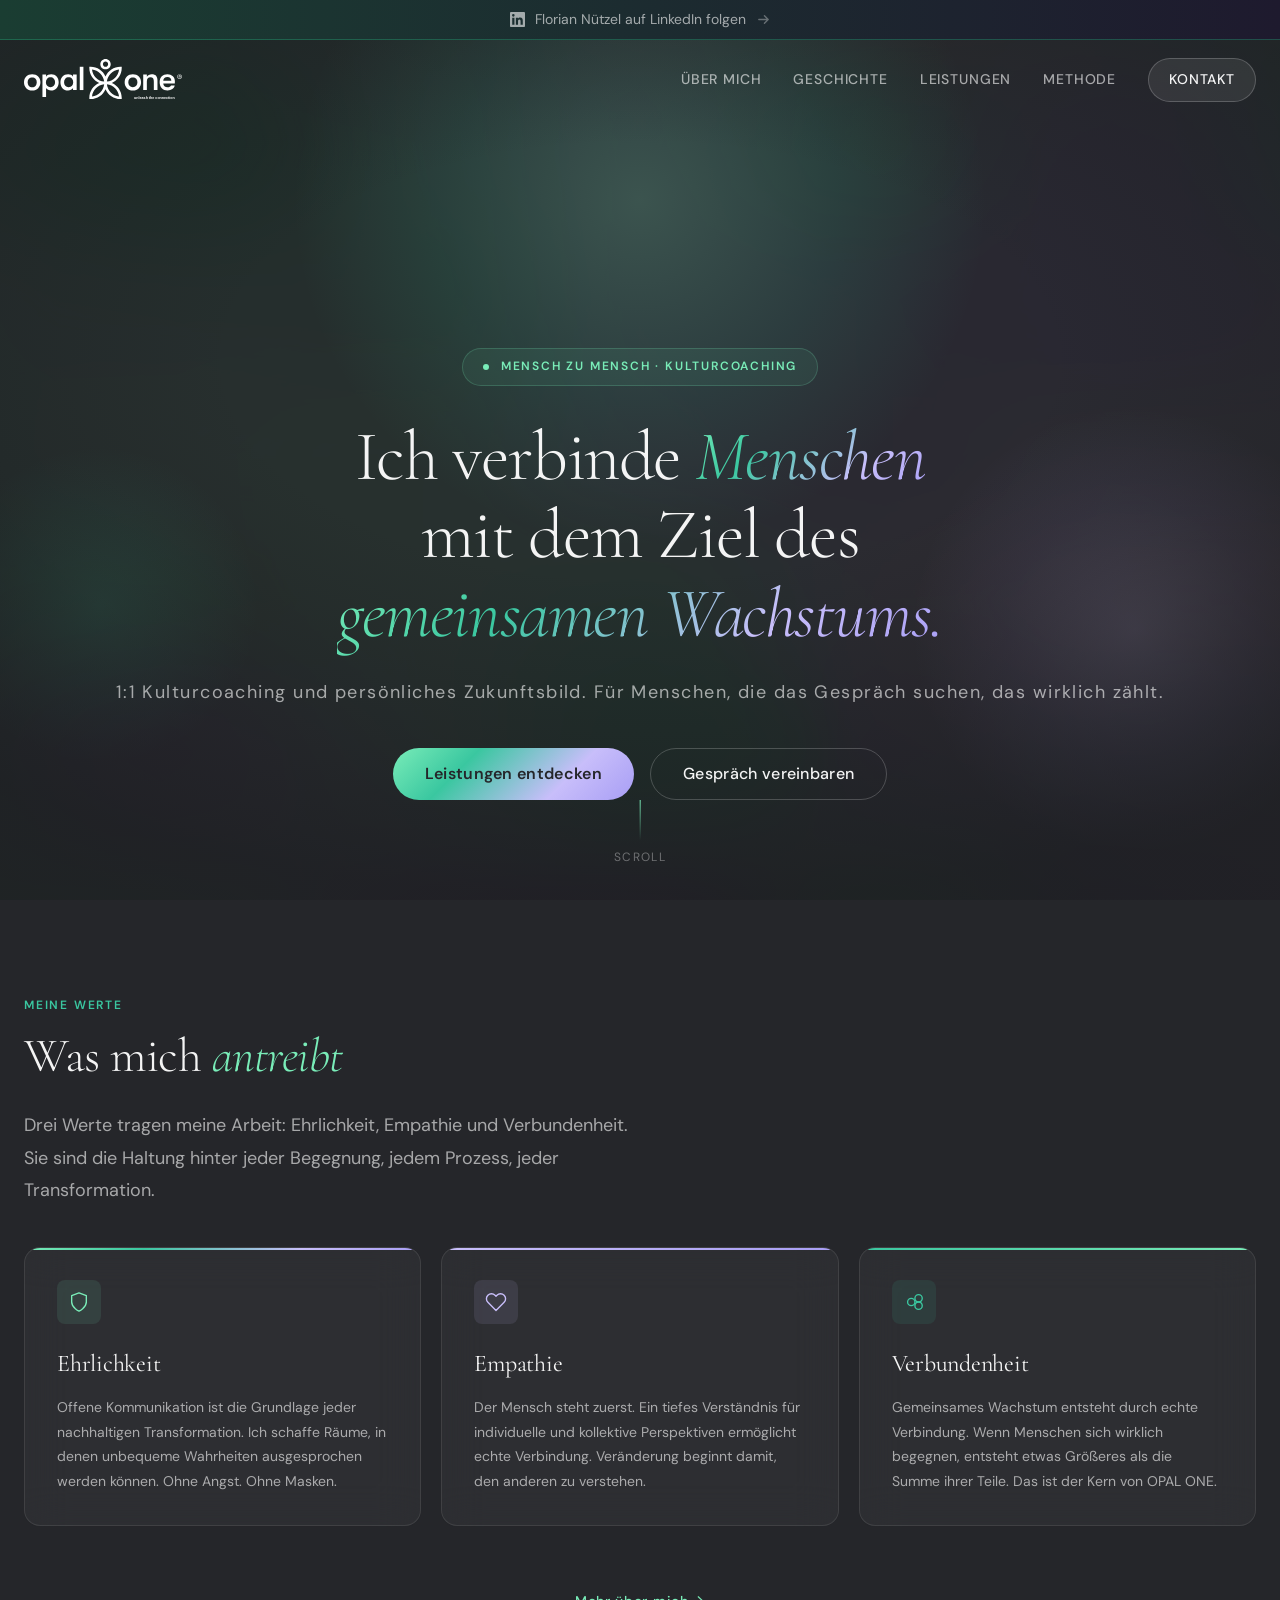
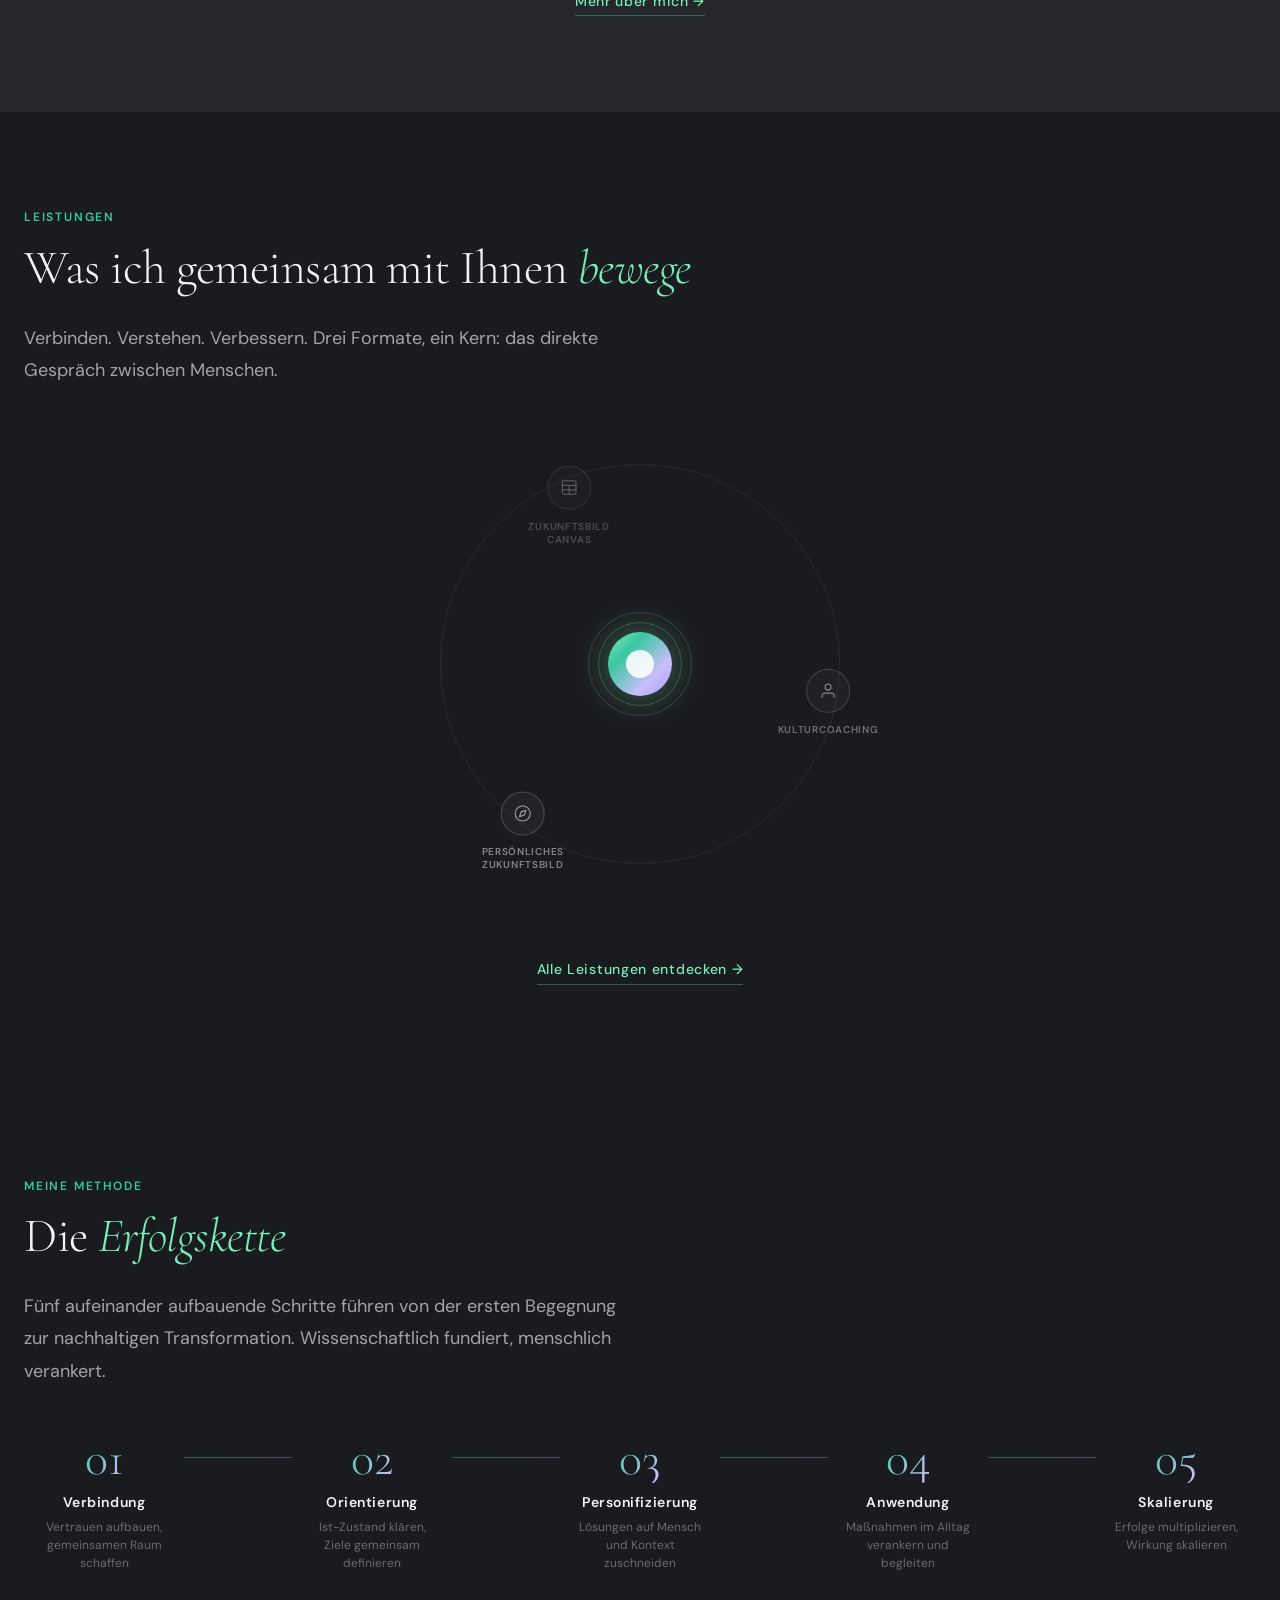
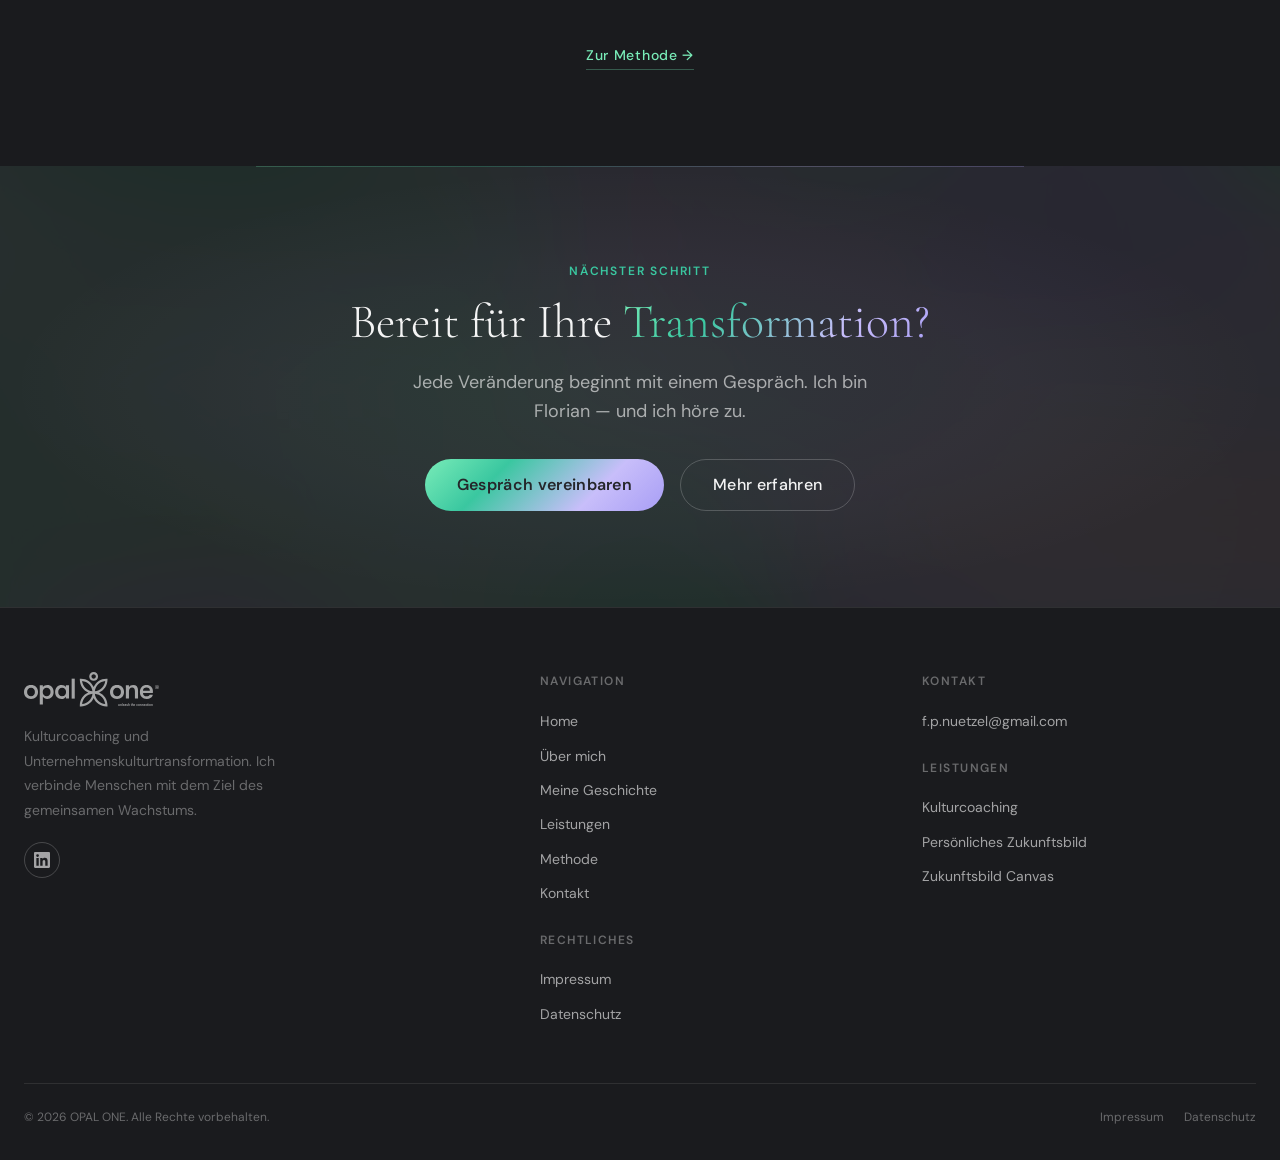
<file: index.html>
<!DOCTYPE html>
<html lang="de">
<head>
  <meta charset="UTF-8">
  <meta name="viewport" content="width=device-width, initial-scale=1.0">
  <title>Kulturcoaching & Organisationstransformation | OPAL ONE</title>
  <meta name="description" content="OPAL ONE — 1:1 Kulturcoaching und persönliches Zukunftsbild. Florian Nützel begleitet Menschen, die das Gespräch suchen, das wirklich zählt. Mensch zu Mensch.">
  <meta name="google-site-verification" content="Ksm1AajIz_-7NycyyYdLkgGb5oMpmOOM48uM2VpM018" />
  <link rel="icon" href="favicon.svg" type="image/svg+xml">
  <script type="application/ld+json">
  {
    "@context": "https://schema.org",
    "@type": "FAQPage",
    "mainEntity": [
      {
        "@type": "Question",
        "name": "Was ist Kulturcoaching?",
        "acceptedAnswer": {
          "@type": "Answer",
          "text": "Kulturcoaching begleitet Führungskräfte und Teams dabei, die Kultur ihrer Organisation bewusst zu gestalten. Im Mittelpunkt stehen Kommunikation, Vertrauen und Haltung. Anders als reine Prozessberatung setzt Kulturcoaching beim Menschen an, weil sich Kultur über das Verhalten von Menschen verändert, nicht über Strukturen allein."
        }
      },
      {
        "@type": "Question",
        "name": "Für welche Unternehmen eignet sich OPAL ONE?",
        "acceptedAnswer": {
          "@type": "Answer",
          "text": "Florian Nützel begleitet Geschäftsführer:innen, Führungskräfte und Organisationen in Veränderungsprozessen, besonders dann, wenn der menschliche Faktor über Gelingen oder Scheitern entscheidet, etwa bei Neuausrichtung, Wachstum oder Restrukturierung."
        }
      },
      {
        "@type": "Question",
        "name": "Wo arbeitet OPAL ONE?",
        "acceptedAnswer": {
          "@type": "Answer",
          "text": "OPAL ONE arbeitet von Bayreuth aus im gesamten deutschsprachigen Raum, online und vor Ort, je nach Bedarf."
        }
      }
    ]
  }
  </script>
  <link rel="stylesheet" href="css/styles.css">
  <link rel="canonical" href="https://opal-one.de/">
  <link rel="sitemap" type="application/xml" href="https://opal-one.de/sitemap.xml">
</head>
<body class="has-banner">

  <!-- ═══════════════════════════════════════════
       LINKEDIN BANNER
  ═══════════════════════════════════════════ -->
  <a href="https://www.linkedin.com/in/florian-n%C3%BCtzel-49bb23102/" target="_blank" rel="noopener noreferrer" class="li-banner" aria-label="Florian Nützel auf LinkedIn folgen">
    <svg viewBox="0 0 24 24" fill="currentColor" aria-hidden="true"><path d="M20.447 20.452h-3.554v-5.569c0-1.328-.027-3.037-1.852-3.037-1.853 0-2.136 1.445-2.136 2.939v5.667H9.351V9h3.414v1.561h.046c.477-.9 1.637-1.85 3.37-1.85 3.601 0 4.267 2.37 4.267 5.455v6.286zM5.337 7.433a2.062 2.062 0 0 1-2.063-2.065 2.064 2.064 0 1 1 2.063 2.065zm1.782 13.019H3.555V9h3.564v11.452zM22.225 0H1.771C.792 0 0 .774 0 1.729v20.542C0 23.227.792 24 1.771 24h20.451C23.2 24 24 23.227 24 22.271V1.729C24 .774 23.2 0 22.222 0h.003z"/></svg>
    <span>Florian Nützel auf LinkedIn folgen</span>
    <svg class="li-banner-arrow" viewBox="0 0 16 16" fill="currentColor" aria-hidden="true"><path d="M3 8h10M9 4l4 4-4 4" stroke="currentColor" stroke-width="1.5" stroke-linecap="round" stroke-linejoin="round" fill="none"/></svg>
  </a>

  <!-- ═══════════════════════════════════════════
       NAVIGATION
  ═══════════════════════════════════════════ -->
  <nav class="nav" role="navigation" aria-label="Hauptnavigation">
    <div class="nav-inner">
      <a href="index.html" class="nav-logo" aria-label="OPAL ONE – Zur Startseite">
        <img src="opal-one-logo-mit-claim.svg" alt="OPAL ONE">
      </a>
      <ul class="nav-links" role="list">
        <li><a href="ueber-uns.html">Über mich</a></li>
        <li><a href="geschichte.html">Geschichte</a></li>
        <li><a href="leistungen.html">Leistungen</a></li>
        <li><a href="methode.html">Methode</a></li>
        <li><a href="kontakt.html" class="nav-cta">Kontakt</a></li>
      </ul>
      <button class="nav-hamburger" aria-label="Menü öffnen" aria-expanded="false" aria-controls="mobile-nav">
        <span></span><span></span><span></span>
      </button>
    </div>
  </nav>

  <nav class="nav-mobile" id="mobile-nav" aria-label="Mobile Navigation">
    <a href="ueber-uns.html">Über mich</a>
    <a href="geschichte.html">Geschichte</a>
    <a href="leistungen.html">Leistungen</a>
    <a href="methode.html">Methode</a>
    <a href="kontakt.html">Kontakt</a>
  </nav>

  <main>

    <!-- ═══════════════════════════════════════════
         HERO
    ═══════════════════════════════════════════ -->
    <section class="hero" aria-label="Willkommen">
      <div class="hero-bg" aria-hidden="true">
        <div class="verlauf-overlay"></div>
        <div class="hero-orb hero-orb-1"></div>
        <div class="hero-orb hero-orb-2"></div>
        <div class="hero-orb hero-orb-3"></div>
      </div>

      <div class="hero-content container">
        <div class="hero-label fade-in-up">
          <span class="hero-label-dot" aria-hidden="true"></span>
          Mensch zu Mensch · Kulturcoaching
        </div>

        <h1 class="fade-in-up">
          Ich verbinde <em>Menschen</em><br>
          mit dem Ziel des<br>
          <em>gemeinsamen Wachstums.</em>
        </h1>

        <p class="hero-sub fade-in-up">
          1:1 Kulturcoaching und persönliches Zukunftsbild. Für Menschen, die das Gespräch suchen, das wirklich zählt.
        </p>

        <div class="hero-actions fade-in-up">
          <a href="leistungen.html" class="btn btn-primary">Leistungen entdecken</a>
          <a href="kontakt.html" class="btn btn-ghost">Gespräch vereinbaren</a>
        </div>
      </div>

      <div class="hero-scroll" aria-hidden="true">
        <div class="hero-scroll-line"></div>
        <span>Scroll</span>
      </div>
    </section>

    <!-- ═══════════════════════════════════════════
         WERTE PREVIEW
    ═══════════════════════════════════════════ -->
    <section class="section" aria-labelledby="values-heading">
      <div class="container">
        <span class="section-label fade-in-up">Meine Werte</span>
        <h2 class="section-title fade-in-up" id="values-heading">
          Was mich <em>antreibt</em>
        </h2>
        <p class="section-body fade-in-up">
          Drei Werte tragen meine Arbeit: Ehrlichkeit, Empathie und Verbundenheit. Sie sind die Haltung hinter jeder Begegnung, jedem Prozess, jeder Transformation.
        </p>

        <div class="values-grid">
          <!-- Ehrlichkeit -->
          <div class="glass-card value-card fade-in-up">
            <div class="value-card-accent jade" aria-hidden="true"></div>
            <div class="value-card-icon jade" aria-hidden="true">
              <svg width="22" height="22" viewBox="0 0 24 24" fill="none" stroke="currentColor" stroke-width="1.5" stroke-linecap="round" stroke-linejoin="round" style="color:var(--jade)" aria-hidden="true">
                <path d="M12 22s8-4 8-10V5l-8-3-8 3v7c0 6 8 10 8 10z"/>
              </svg>
            </div>
            <h3>Ehrlichkeit</h3>
            <p>Offene Kommunikation ist die Grundlage jeder nachhaltigen Transformation. Ich schaffe Räume, in denen unbequeme Wahrheiten ausgesprochen werden können. Ohne Angst. Ohne Masken.</p>
          </div>

          <!-- Empathie -->
          <div class="glass-card value-card fade-in-up">
            <div class="value-card-accent amethyst" aria-hidden="true"></div>
            <div class="value-card-icon amethyst" aria-hidden="true">
              <svg width="22" height="22" viewBox="0 0 24 24" fill="none" stroke="currentColor" stroke-width="1.5" stroke-linecap="round" stroke-linejoin="round" style="color:var(--amethyst)" aria-hidden="true">
                <path d="M20.84 4.61a5.5 5.5 0 0 0-7.78 0L12 5.67l-1.06-1.06a5.5 5.5 0 0 0-7.78 7.78l1.06 1.06L12 21.23l7.78-7.78 1.06-1.06a5.5 5.5 0 0 0 0-7.78z"/>
              </svg>
            </div>
            <h3>Empathie</h3>
            <p>Der Mensch steht zuerst. Ein tiefes Verständnis für individuelle und kollektive Perspektiven ermöglicht echte Verbindung. Veränderung beginnt damit, den anderen zu verstehen.</p>
          </div>

          <!-- Verbundenheit -->
          <div class="glass-card value-card fade-in-up">
            <div class="value-card-accent aventurin" aria-hidden="true"></div>
            <div class="value-card-icon aventurin" aria-hidden="true">
              <svg width="22" height="22" viewBox="0 0 24 24" fill="none" stroke="currentColor" stroke-width="1.5" stroke-linecap="round" stroke-linejoin="round" style="color:var(--aventurin)" aria-hidden="true">
                <circle cx="9" cy="12" r="4"/><circle cx="17" cy="8" r="4"/><circle cx="17" cy="16" r="4"/>
              </svg>
            </div>
            <h3>Verbundenheit</h3>
            <p>Gemeinsames Wachstum entsteht durch echte Verbindung. Wenn Menschen sich wirklich begegnen, entsteht etwas Größeres als die Summe ihrer Teile. Das ist der Kern von OPAL ONE.</p>
          </div>
        </div>

        <p style="margin-top:var(--sp-8);text-align:center;">
          <a href="ueber-uns.html" class="section-link">Mehr über mich &rarr;</a>
        </p>
      </div>
    </section>

    <!-- ═══════════════════════════════════════════
         LEISTUNGEN PREVIEW
    ═══════════════════════════════════════════ -->
    <section class="section section-dark" aria-labelledby="services-heading">
      <div class="container">
        <span class="section-label fade-in-up">Leistungen</span>
        <h2 class="section-title fade-in-up" id="services-heading">
          Was ich gemeinsam mit Ihnen <em>bewege</em>
        </h2>
        <p class="section-body fade-in-up">
          Verbinden. Verstehen. Verbessern. Drei Formate, ein Kern: das direkte Gespräch zwischen Menschen.
        </p>

        <!-- Orbital Services Timeline (built by JS) -->
        <div class="orb-wrap fade-in-up" id="orbital-services" role="list" aria-label="Leistungsübersicht"></div>

        <p style="margin-top:var(--sp-8);text-align:center;">
          <a href="leistungen.html" class="section-link">Alle Leistungen entdecken &rarr;</a>
        </p>
      </div>
    </section>

    <!-- ═══════════════════════════════════════════
         ERFOLGSKETTE PREVIEW
    ═══════════════════════════════════════════ -->
    <section class="section erfolgskette-section" aria-labelledby="kette-heading">
      <div class="container">
        <span class="section-label fade-in-up">Meine Methode</span>
        <h2 class="section-title fade-in-up" id="kette-heading">
          Die <em>Erfolgskette</em>
        </h2>
        <p class="section-body fade-in-up">
          Fünf aufeinander aufbauende Schritte führen von der ersten Begegnung zur nachhaltigen Transformation. Wissenschaftlich fundiert, menschlich verankert.
        </p>

        <div class="erfolgskette-row fade-in-up" role="list">
          <div class="erfolgskette-step" role="listitem">
            <div class="erfolgskette-num" aria-hidden="true">01</div>
            <h4>Verbindung</h4>
            <p>Vertrauen aufbauen, gemeinsamen Raum schaffen</p>
          </div>
          <div class="erfolgskette-connector" aria-hidden="true"></div>
          <div class="erfolgskette-step" role="listitem">
            <div class="erfolgskette-num" aria-hidden="true">02</div>
            <h4>Orientierung</h4>
            <p>Ist-Zustand klären, Ziele gemeinsam definieren</p>
          </div>
          <div class="erfolgskette-connector" aria-hidden="true"></div>
          <div class="erfolgskette-step" role="listitem">
            <div class="erfolgskette-num" aria-hidden="true">03</div>
            <h4>Personifizierung</h4>
            <p>Lösungen auf Mensch und Kontext zuschneiden</p>
          </div>
          <div class="erfolgskette-connector" aria-hidden="true"></div>
          <div class="erfolgskette-step" role="listitem">
            <div class="erfolgskette-num" aria-hidden="true">04</div>
            <h4>Anwendung</h4>
            <p>Maßnahmen im Alltag verankern und begleiten</p>
          </div>
          <div class="erfolgskette-connector" aria-hidden="true"></div>
          <div class="erfolgskette-step" role="listitem">
            <div class="erfolgskette-num" aria-hidden="true">05</div>
            <h4>Skalierung</h4>
            <p>Erfolge multiplizieren, Wirkung skalieren</p>
          </div>
        </div>

        <p style="margin-top:var(--sp-10);text-align:center;">
          <a href="methode.html" class="section-link">Zur Methode &rarr;</a>
        </p>
      </div>
    </section>

    <!-- ═══════════════════════════════════════════
         CTA SECTION
    ═══════════════════════════════════════════ -->
    <section class="cta-section" aria-labelledby="cta-heading">
      <div class="verlauf-overlay" aria-hidden="true"></div>
      <div class="cta-border-line" aria-hidden="true"></div>
      <div class="container">
        <span class="section-label fade-in-up" style="display:block;margin-bottom:var(--sp-3);">Nächster Schritt</span>
        <h2 class="fade-in-up" id="cta-heading">
          Bereit für Ihre <span class="text-gradient">Transformation?</span>
        </h2>
        <p class="fade-in-up">
          Jede Veränderung beginnt mit einem Gespräch. Ich bin Florian — und ich höre zu.
        </p>
        <div class="cta-actions fade-in-up">
          <a href="kontakt.html" class="btn btn-primary">Gespräch vereinbaren</a>
          <a href="ueber-uns.html" class="btn btn-ghost">Mehr erfahren</a>
        </div>
      </div>
    </section>

  </main>

  <!-- ═══════════════════════════════════════════
       FOOTER
  ═══════════════════════════════════════════ -->
  <footer class="footer">
    <div class="container">
      <div class="footer-grid">
        <div class="footer-brand">
          <img src="opal-one-logo-mit-claim.svg" alt="OPAL ONE" class="footer-logo">
          <p>Kulturcoaching und Unternehmenskulturtransformation. Ich verbinde Menschen mit dem Ziel des gemeinsamen Wachstums.</p>
          <div class="footer-social">
            <a href="https://www.linkedin.com/in/florian-n%C3%BCtzel-49bb23102/" target="_blank" rel="noopener noreferrer" aria-label="Florian Nützel auf LinkedIn">
              <svg viewBox="0 0 24 24" xmlns="http://www.w3.org/2000/svg"><path d="M20.447 20.452h-3.554v-5.569c0-1.328-.027-3.037-1.852-3.037-1.853 0-2.136 1.445-2.136 2.939v5.667H9.351V9h3.414v1.561h.046c.477-.9 1.637-1.85 3.37-1.85 3.601 0 4.267 2.37 4.267 5.455v6.286zM5.337 7.433a2.062 2.062 0 0 1-2.063-2.065 2.064 2.064 0 1 1 2.063 2.065zm1.782 13.019H3.555V9h3.564v11.452zM22.225 0H1.771C.792 0 0 .774 0 1.729v20.542C0 23.227.792 24 1.771 24h20.451C23.2 24 24 23.227 24 22.271V1.729C24 .774 23.2 0 22.222 0h.003z"/></svg>
            </a>
          </div>
        </div>
        <div class="footer-col">
          <h4>Navigation</h4>
          <ul>
            <li><a href="index.html">Home</a></li>
            <li><a href="ueber-uns.html">Über mich</a></li>
            <li><a href="geschichte.html">Meine Geschichte</a></li>
            <li><a href="leistungen.html">Leistungen</a></li>
            <li><a href="methode.html">Methode</a></li>
            <li><a href="kontakt.html">Kontakt</a></li>
          </ul>
          <h4 style="margin-top:var(--sp-6);">Rechtliches</h4>
          <ul>
            <li><a href="impressum.html">Impressum</a></li>
            <li><a href="datenschutz.html">Datenschutz</a></li>
          </ul>
        </div>
        <div class="footer-col">
          <h4>Kontakt</h4>
          <ul>
            <li><a href="mailto:f.p.nuetzel@gmail.com">f.p.nuetzel@gmail.com</a></li>
          </ul>
          <div style="margin-top:var(--sp-6);">
            <h4>Leistungen</h4>
            <ul>
              <li><a href="leistungen.html">Kulturcoaching</a></li>
              <li><a href="leistungen.html">Persönliches Zukunftsbild</a></li>
              <li><a href="leistungen.html">Zukunftsbild Canvas</a></li>
            </ul>
          </div>
        </div>
      </div>
      <div class="footer-bottom">
        <p>&copy; 2026 OPAL ONE. Alle Rechte vorbehalten.</p>
        <div class="footer-legal">
          <a href="impressum.html">Impressum</a>
          <a href="datenschutz.html">Datenschutz</a>

        </div>
      </div>
    </div>
  </footer>

  <script src="js/main.js"></script>
  <script type="application/ld+json">
  {
    "@context": "https://schema.org",
    "@type": ["Organization", "ProfessionalService"],
    "name": "OPAL ONE",
    "url": "https://opal-one.de",
    "logo": "https://opal-one.de/opal-one-logo-mit-claim.svg",
    "founder": {
      "@type": "Person",
      "name": "Florian Nützel",
      "sameAs": "https://www.linkedin.com/in/florian-n%C3%BCtzel-49bb23102/"
    },
    "address": {
      "@type": "PostalAddress",
      "addressLocality": "Bayreuth",
      "addressCountry": "DE"
    },
    "areaServed": "DE",
    "knowsAbout": ["Kulturcoaching", "Unternehmenskultur", "Führungskräfteentwicklung", "Organisationsentwicklung", "Change Management", "Teamtransformation"]
  }
  </script>
</body>
</html>
</file>
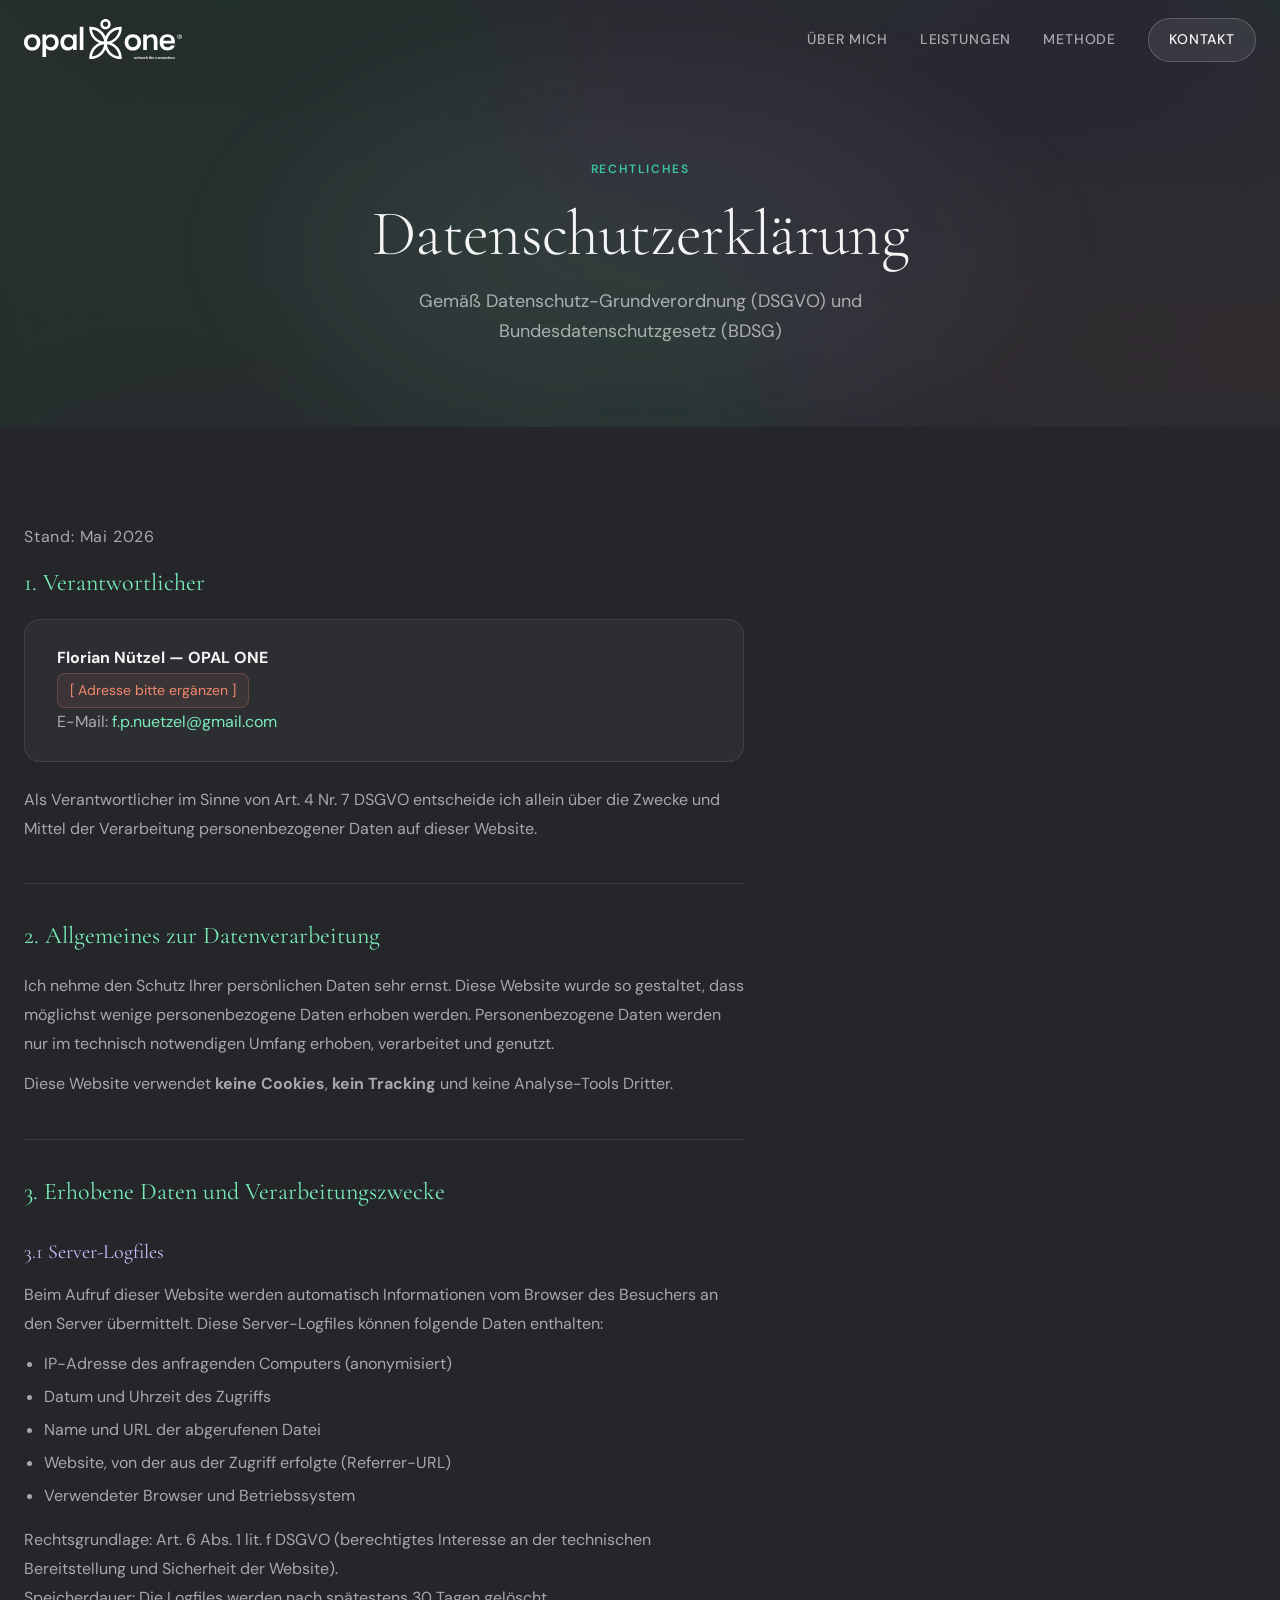
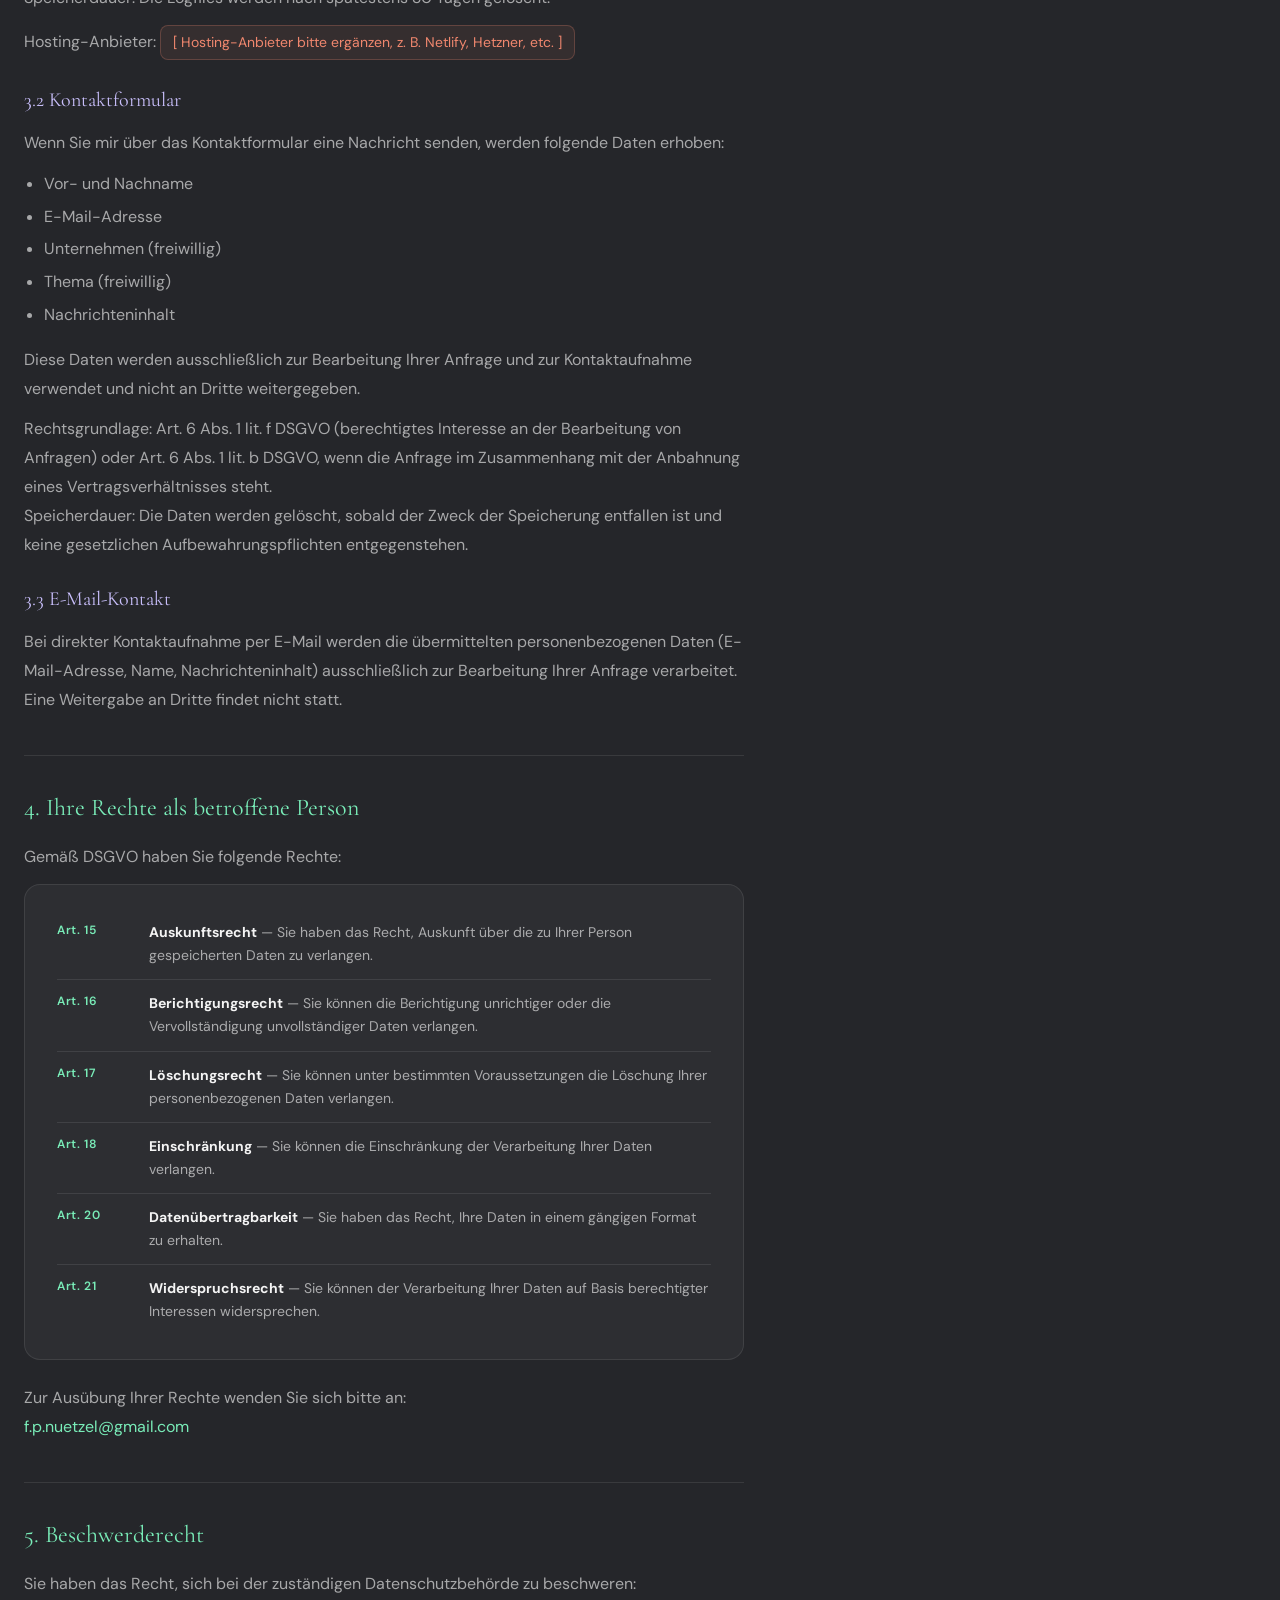
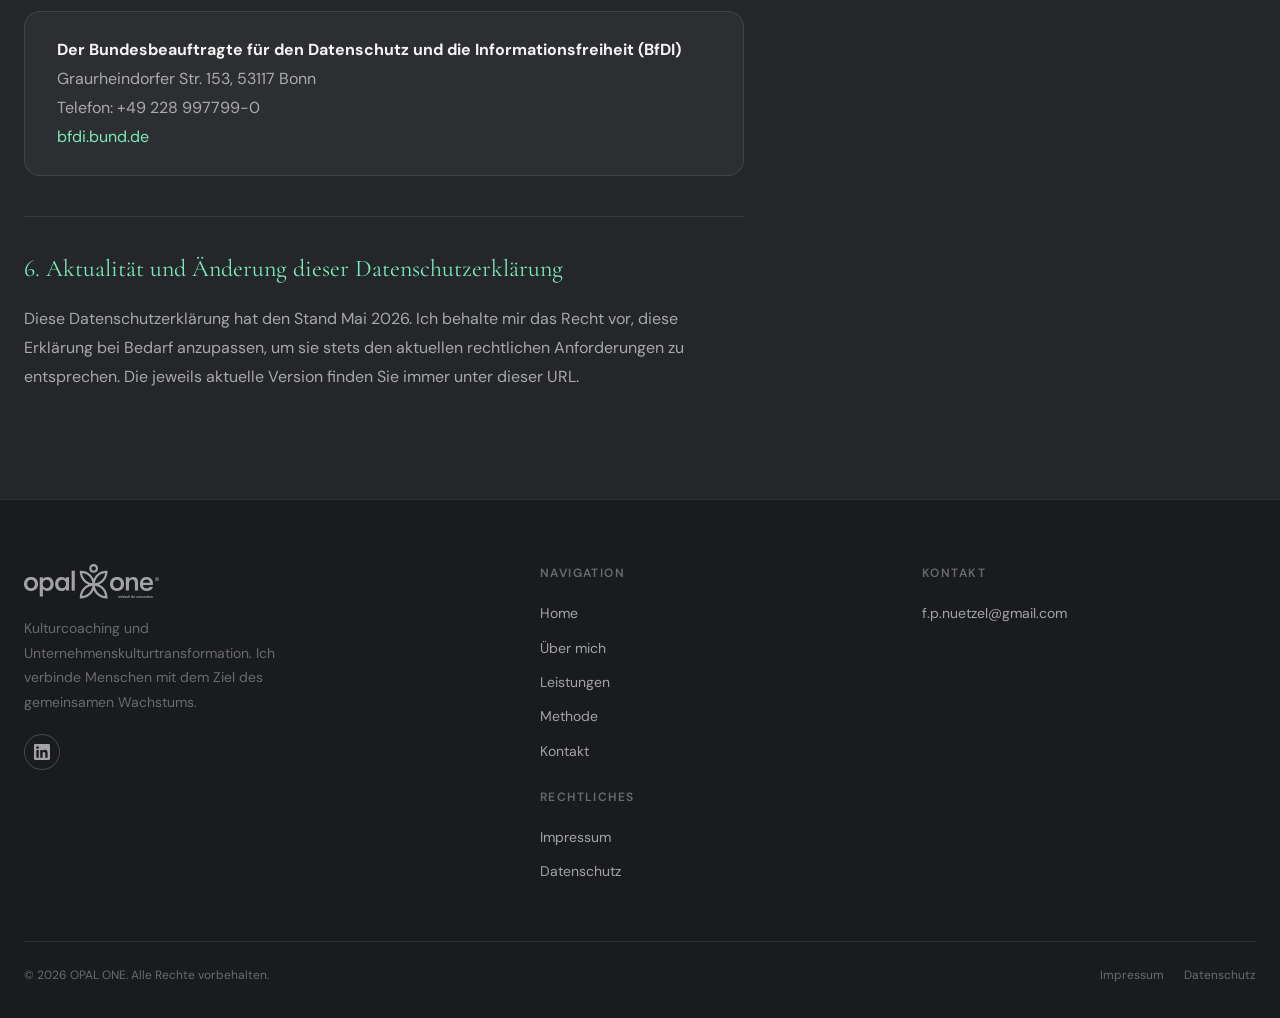
<file: datenschutz.html>
<!DOCTYPE html>
<html lang="de">
<head>
  <meta charset="UTF-8">
  <meta name="viewport" content="width=device-width, initial-scale=1.0">
  <title>Datenschutz — OPAL ONE</title>
  <meta name="description" content="Datenschutzerklärung gemäß DSGVO für OPAL ONE.">
  <link rel="canonical" href="https://opal-one.de/datenschutz.html">
  <meta name="robots" content="noindex, follow">
  <link rel="icon" href="favicon.svg" type="image/svg+xml">
  <link rel="stylesheet" href="css/styles.css">
  <style>
    .legal-content { max-width: 720px; }
    .legal-content h2 {
      font-family: var(--font-heading);
      font-size: var(--text-2xl);
      font-weight: 400;
      color: var(--jade);
      margin: var(--sp-10) 0 var(--sp-4);
      padding-top: var(--sp-8);
      border-top: 1px solid var(--glass-border);
    }
    .legal-content h2:first-of-type { border-top: none; padding-top: 0; margin-top: 0; }
    .legal-content h3 {
      font-family: var(--font-heading);
      font-size: var(--text-xl);
      font-weight: 400;
      color: var(--amethyst);
      margin: var(--sp-6) 0 var(--sp-3);
    }
    .legal-content p, .legal-content li {
      font-size: var(--text-base);
      color: var(--text-secondary);
      line-height: 1.8;
      margin-bottom: var(--sp-3);
    }
    .legal-content ul { padding-left: var(--sp-5); margin-bottom: var(--sp-4); }
    .legal-content ul li { list-style: disc; margin-bottom: var(--sp-1); }
    .legal-content a { color: var(--jade); }
    .legal-content a:hover { text-decoration: underline; }
    .legal-placeholder {
      background: rgba(240,135,110,0.08);
      border: 1px solid rgba(240,135,110,0.25);
      border-radius: var(--r-sm);
      padding: var(--sp-1) var(--sp-3);
      color: var(--karneol);
      font-size: var(--text-sm);
      display: inline-block;
    }
    .legal-block {
      background: var(--glass);
      border: 1px solid var(--glass-border);
      border-radius: var(--r-md);
      padding: var(--sp-6) var(--sp-8);
      margin-bottom: var(--sp-6);
    }
    .legal-right {
      display: flex;
      align-items: flex-start;
      gap: var(--sp-3);
      padding: var(--sp-3) 0;
      border-bottom: 1px solid var(--glass-border);
      font-size: var(--text-sm);
      color: var(--text-secondary);
    }
    .legal-right:last-child { border-bottom: none; }
    .legal-right-art {
      font-family: var(--font-body);
      font-size: var(--text-xs);
      font-weight: 600;
      letter-spacing: 0.05em;
      color: var(--jade);
      flex-shrink: 0;
      min-width: 80px;
    }
    .last-updated {
      font-size: var(--text-xs);
      color: var(--text-muted);
      letter-spacing: 0.05em;
      margin-bottom: var(--sp-8);
    }
  </style>
</head>
<body>

  <!-- NAVIGATION -->
  <nav class="nav" role="navigation" aria-label="Hauptnavigation">
    <div class="nav-inner">
      <a href="index.html" class="nav-logo" aria-label="OPAL ONE – Zur Startseite">
        <img src="opal-one-logo-mit-claim.svg" alt="OPAL ONE">
      </a>
      <ul class="nav-links" role="list">
        <li><a href="ueber-uns.html">Über mich</a></li>
        <li><a href="leistungen.html">Leistungen</a></li>
        <li><a href="methode.html">Methode</a></li>
        <li><a href="kontakt.html" class="nav-cta">Kontakt</a></li>
      </ul>
      <button class="nav-hamburger" aria-label="Menü öffnen" aria-expanded="false" aria-controls="mobile-nav">
        <span></span><span></span><span></span>
      </button>
    </div>
  </nav>

  <nav class="nav-mobile" id="mobile-nav" aria-label="Mobile Navigation">
    <a href="ueber-uns.html">Über mich</a>
    <a href="leistungen.html">Leistungen</a>
    <a href="methode.html">Methode</a>
    <a href="kontakt.html">Kontakt</a>
  </nav>

  <main>

    <!-- PAGE HERO -->
    <section class="page-hero" aria-labelledby="page-title">
      <div class="verlauf-overlay" aria-hidden="true"></div>
      <div class="container">
        <p class="page-hero-label">Rechtliches</p>
        <h1 id="page-title">Datenschutz&shy;erklärung</h1>
        <p class="page-hero-sub">
          Gemäß Datenschutz-Grundverordnung (DSGVO) und Bundesdatenschutzgesetz (BDSG)
        </p>
      </div>
    </section>

    <!-- CONTENT -->
    <section class="section">
      <div class="container">
        <div class="legal-content">

          <p class="last-updated">Stand: Mai 2026</p>

          <h2>1. Verantwortlicher</h2>
          <div class="legal-block">
            <p style="margin:0;color:var(--text-primary);">
              <strong>Florian Nützel — OPAL ONE</strong><br>
              <span style="color:var(--text-secondary);">
                <span class="legal-placeholder">[ Adresse bitte ergänzen ]</span><br>
                E-Mail: <a href="mailto:f.p.nuetzel@gmail.com">f.p.nuetzel@gmail.com</a>
              </span>
            </p>
          </div>
          <p>
            Als Verantwortlicher im Sinne von Art. 4 Nr. 7 DSGVO entscheide ich allein über die Zwecke und Mittel der Verarbeitung personenbezogener Daten auf dieser Website.
          </p>

          <h2>2. Allgemeines zur Datenverarbeitung</h2>
          <p>
            Ich nehme den Schutz Ihrer persönlichen Daten sehr ernst. Diese Website wurde so gestaltet, dass möglichst wenige personenbezogene Daten erhoben werden. Personenbezogene Daten werden nur im technisch notwendigen Umfang erhoben, verarbeitet und genutzt.
          </p>
          <p>
            Diese Website verwendet <strong>keine Cookies</strong>, <strong>kein Tracking</strong> und keine Analyse-Tools Dritter.
          </p>

          <h2>3. Erhobene Daten und Verarbeitungszwecke</h2>

          <h3>3.1 Server-Logfiles</h3>
          <p>
            Beim Aufruf dieser Website werden automatisch Informationen vom Browser des Besuchers an den Server übermittelt. Diese Server-Logfiles können folgende Daten enthalten:
          </p>
          <ul>
            <li>IP-Adresse des anfragenden Computers (anonymisiert)</li>
            <li>Datum und Uhrzeit des Zugriffs</li>
            <li>Name und URL der abgerufenen Datei</li>
            <li>Website, von der aus der Zugriff erfolgte (Referrer-URL)</li>
            <li>Verwendeter Browser und Betriebssystem</li>
          </ul>
          <p>
            Rechtsgrundlage: Art. 6 Abs. 1 lit. f DSGVO (berechtigtes Interesse an der technischen Bereitstellung und Sicherheit der Website).<br>
            Speicherdauer: Die Logfiles werden nach spätestens 30 Tagen gelöscht.
          </p>
          <p>
            Hosting-Anbieter: <span class="legal-placeholder">[ Hosting-Anbieter bitte ergänzen, z. B. Netlify, Hetzner, etc. ]</span>
          </p>

          <h3>3.2 Kontaktformular</h3>
          <p>
            Wenn Sie mir über das Kontaktformular eine Nachricht senden, werden folgende Daten erhoben:
          </p>
          <ul>
            <li>Vor- und Nachname</li>
            <li>E-Mail-Adresse</li>
            <li>Unternehmen (freiwillig)</li>
            <li>Thema (freiwillig)</li>
            <li>Nachrichteninhalt</li>
          </ul>
          <p>
            Diese Daten werden ausschließlich zur Bearbeitung Ihrer Anfrage und zur Kontaktaufnahme verwendet und nicht an Dritte weitergegeben.
          </p>
          <p>
            Rechtsgrundlage: Art. 6 Abs. 1 lit. f DSGVO (berechtigtes Interesse an der Bearbeitung von Anfragen) oder Art. 6 Abs. 1 lit. b DSGVO, wenn die Anfrage im Zusammenhang mit der Anbahnung eines Vertragsverhältnisses steht.<br>
            Speicherdauer: Die Daten werden gelöscht, sobald der Zweck der Speicherung entfallen ist und keine gesetzlichen Aufbewahrungspflichten entgegenstehen.
          </p>

          <h3>3.3 E-Mail-Kontakt</h3>
          <p>
            Bei direkter Kontaktaufnahme per E-Mail werden die übermittelten personenbezogenen Daten (E-Mail-Adresse, Name, Nachrichteninhalt) ausschließlich zur Bearbeitung Ihrer Anfrage verarbeitet. Eine Weitergabe an Dritte findet nicht statt.
          </p>

          <h2>4. Ihre Rechte als betroffene Person</h2>
          <p>Gemäß DSGVO haben Sie folgende Rechte:</p>
          <div class="legal-block">
            <div class="legal-right">
              <span class="legal-right-art">Art. 15</span>
              <span><strong style="color:var(--text-primary);">Auskunftsrecht</strong> — Sie haben das Recht, Auskunft über die zu Ihrer Person gespeicherten Daten zu verlangen.</span>
            </div>
            <div class="legal-right">
              <span class="legal-right-art">Art. 16</span>
              <span><strong style="color:var(--text-primary);">Berichtigungsrecht</strong> — Sie können die Berichtigung unrichtiger oder die Vervollständigung unvollständiger Daten verlangen.</span>
            </div>
            <div class="legal-right">
              <span class="legal-right-art">Art. 17</span>
              <span><strong style="color:var(--text-primary);">Löschungsrecht</strong> — Sie können unter bestimmten Voraussetzungen die Löschung Ihrer personenbezogenen Daten verlangen.</span>
            </div>
            <div class="legal-right">
              <span class="legal-right-art">Art. 18</span>
              <span><strong style="color:var(--text-primary);">Einschränkung</strong> — Sie können die Einschränkung der Verarbeitung Ihrer Daten verlangen.</span>
            </div>
            <div class="legal-right">
              <span class="legal-right-art">Art. 20</span>
              <span><strong style="color:var(--text-primary);">Datenübertragbarkeit</strong> — Sie haben das Recht, Ihre Daten in einem gängigen Format zu erhalten.</span>
            </div>
            <div class="legal-right">
              <span class="legal-right-art">Art. 21</span>
              <span><strong style="color:var(--text-primary);">Widerspruchsrecht</strong> — Sie können der Verarbeitung Ihrer Daten auf Basis berechtigter Interessen widersprechen.</span>
            </div>
          </div>
          <p>
            Zur Ausübung Ihrer Rechte wenden Sie sich bitte an:<br>
            <a href="mailto:f.p.nuetzel@gmail.com">f.p.nuetzel@gmail.com</a>
          </p>

          <h2>5. Beschwerderecht</h2>
          <p>
            Sie haben das Recht, sich bei der zuständigen Datenschutzbehörde zu beschweren:
          </p>
          <div class="legal-block">
            <p style="margin:0;color:var(--text-secondary);">
              <strong style="color:var(--text-primary);">Der Bundesbeauftragte für den Datenschutz und die Informationsfreiheit (BfDI)</strong><br>
              Graurheindorfer Str. 153, 53117 Bonn<br>
              Telefon: +49 228 997799-0<br>
              <a href="https://www.bfdi.bund.de" target="_blank" rel="noopener">bfdi.bund.de</a>
            </p>
          </div>

          <h2>6. Aktualität und Änderung dieser Datenschutzerklärung</h2>
          <p>
            Diese Datenschutzerklärung hat den Stand Mai 2026. Ich behalte mir das Recht vor, diese Erklärung bei Bedarf anzupassen, um sie stets den aktuellen rechtlichen Anforderungen zu entsprechen. Die jeweils aktuelle Version finden Sie immer unter dieser URL.
          </p>

        </div>
      </div>
    </section>

  </main>

  <!-- FOOTER -->
  <footer class="footer">
    <div class="container">
      <div class="footer-grid">
        <div class="footer-brand">
          <img src="opal-one-logo-mit-claim.svg" alt="OPAL ONE" class="footer-logo">
          <p>Kulturcoaching und Unternehmenskulturtransformation. Ich verbinde Menschen mit dem Ziel des gemeinsamen Wachstums.</p>
          <div class="footer-social">
            <a href="https://www.linkedin.com/in/florian-n%C3%BCtzel-49bb23102/" target="_blank" rel="noopener noreferrer" aria-label="Florian Nützel auf LinkedIn">
              <svg viewBox="0 0 24 24" xmlns="http://www.w3.org/2000/svg"><path d="M20.447 20.452h-3.554v-5.569c0-1.328-.027-3.037-1.852-3.037-1.853 0-2.136 1.445-2.136 2.939v5.667H9.351V9h3.414v1.561h.046c.477-.9 1.637-1.85 3.37-1.85 3.601 0 4.267 2.37 4.267 5.455v6.286zM5.337 7.433a2.062 2.062 0 0 1-2.063-2.065 2.064 2.064 0 1 1 2.063 2.065zm1.782 13.019H3.555V9h3.564v11.452zM22.225 0H1.771C.792 0 0 .774 0 1.729v20.542C0 23.227.792 24 1.771 24h20.451C23.2 24 24 23.227 24 22.271V1.729C24 .774 23.2 0 22.222 0h.003z"/></svg>
            </a>
          </div>
        </div>
        <div class="footer-col">
          <h4>Navigation</h4>
          <ul>
            <li><a href="index.html">Home</a></li>
            <li><a href="ueber-uns.html">Über mich</a></li>
            <li><a href="leistungen.html">Leistungen</a></li>
            <li><a href="methode.html">Methode</a></li>
            <li><a href="kontakt.html">Kontakt</a></li>
          </ul>
          <h4 style="margin-top:var(--sp-6);">Rechtliches</h4>
          <ul>
            <li><a href="impressum.html">Impressum</a></li>
            <li><a href="datenschutz.html">Datenschutz</a></li>
          </ul>
        </div>
        <div class="footer-col">
          <h4>Kontakt</h4>
          <ul>
            <li><a href="mailto:f.p.nuetzel@gmail.com">f.p.nuetzel@gmail.com</a></li>
          </ul>
        </div>
      </div>
      <div class="footer-bottom">
        <p>&copy; 2026 OPAL ONE. Alle Rechte vorbehalten.</p>
        <div class="footer-legal">
          <a href="impressum.html">Impressum</a>
          <a href="datenschutz.html">Datenschutz</a>

        </div>
      </div>
    </div>
  </footer>

  <script src="js/main.js"></script>
</body>
</html>
</file>
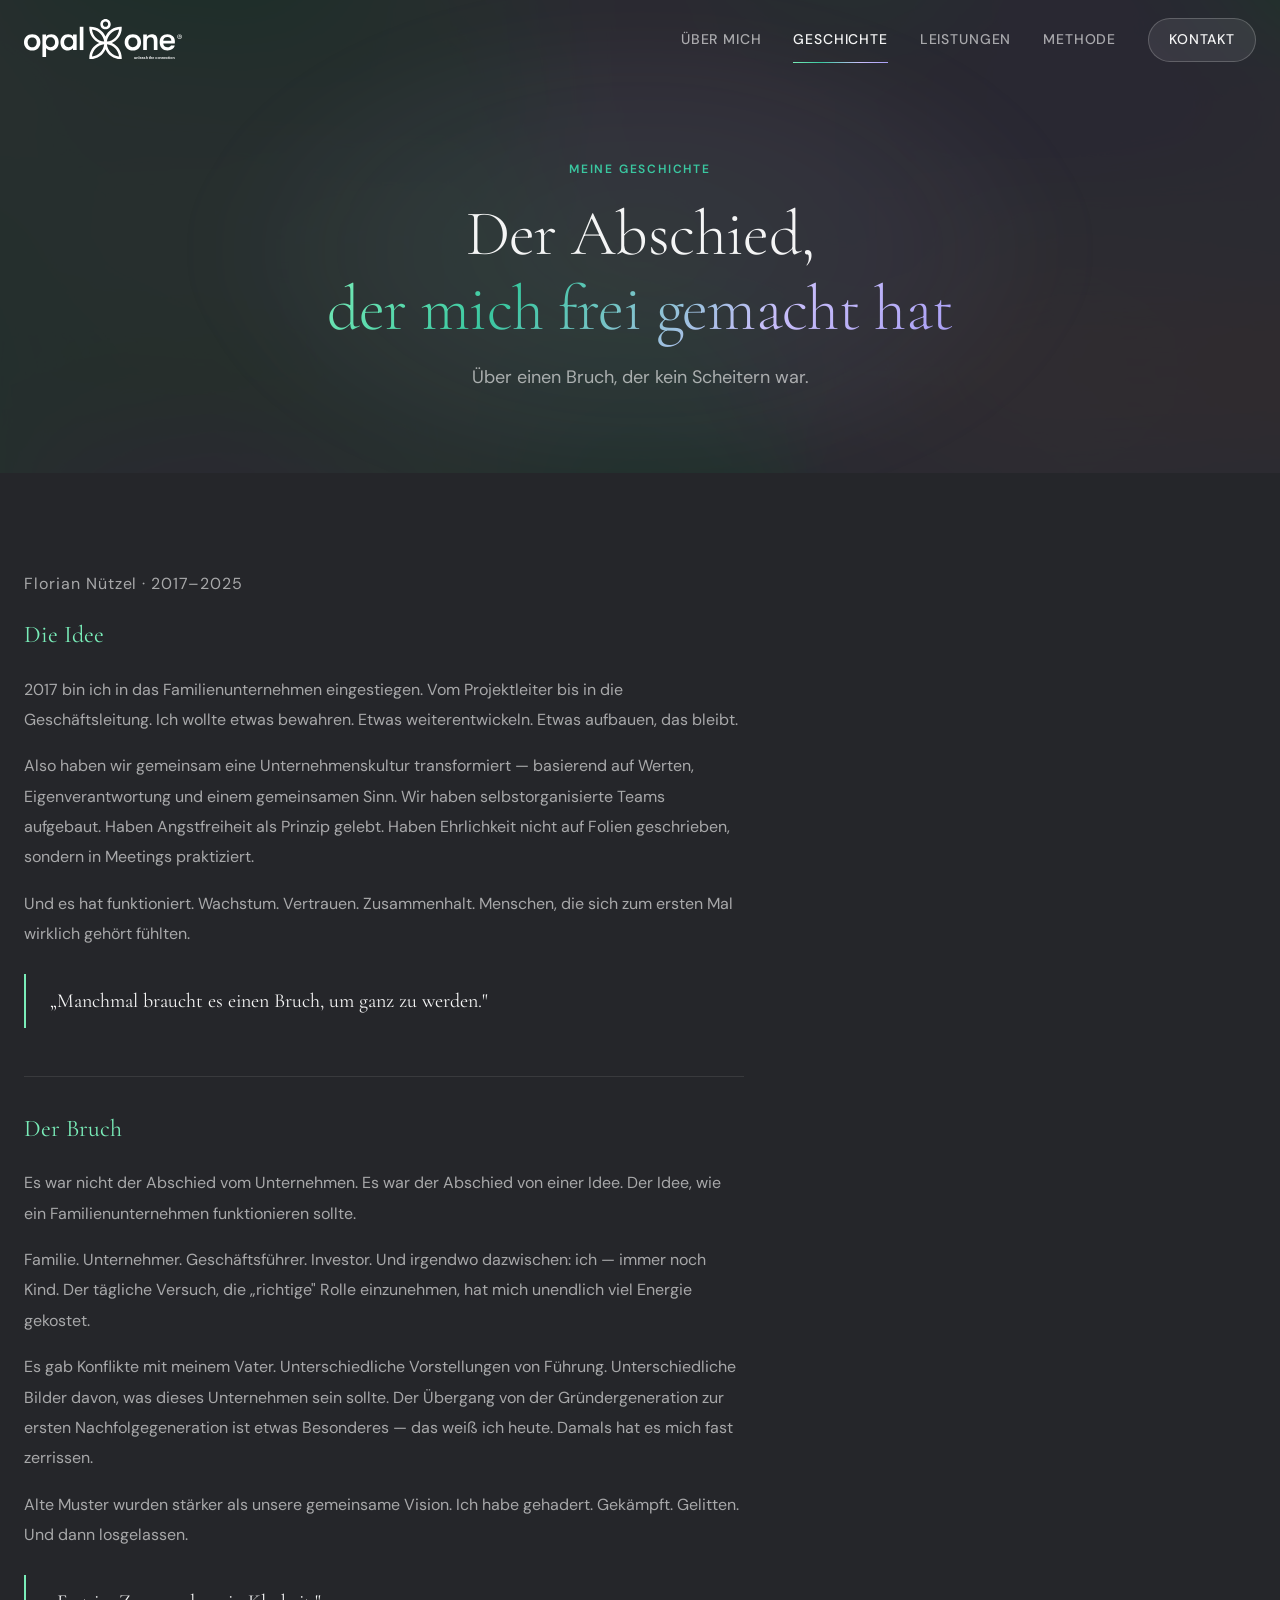
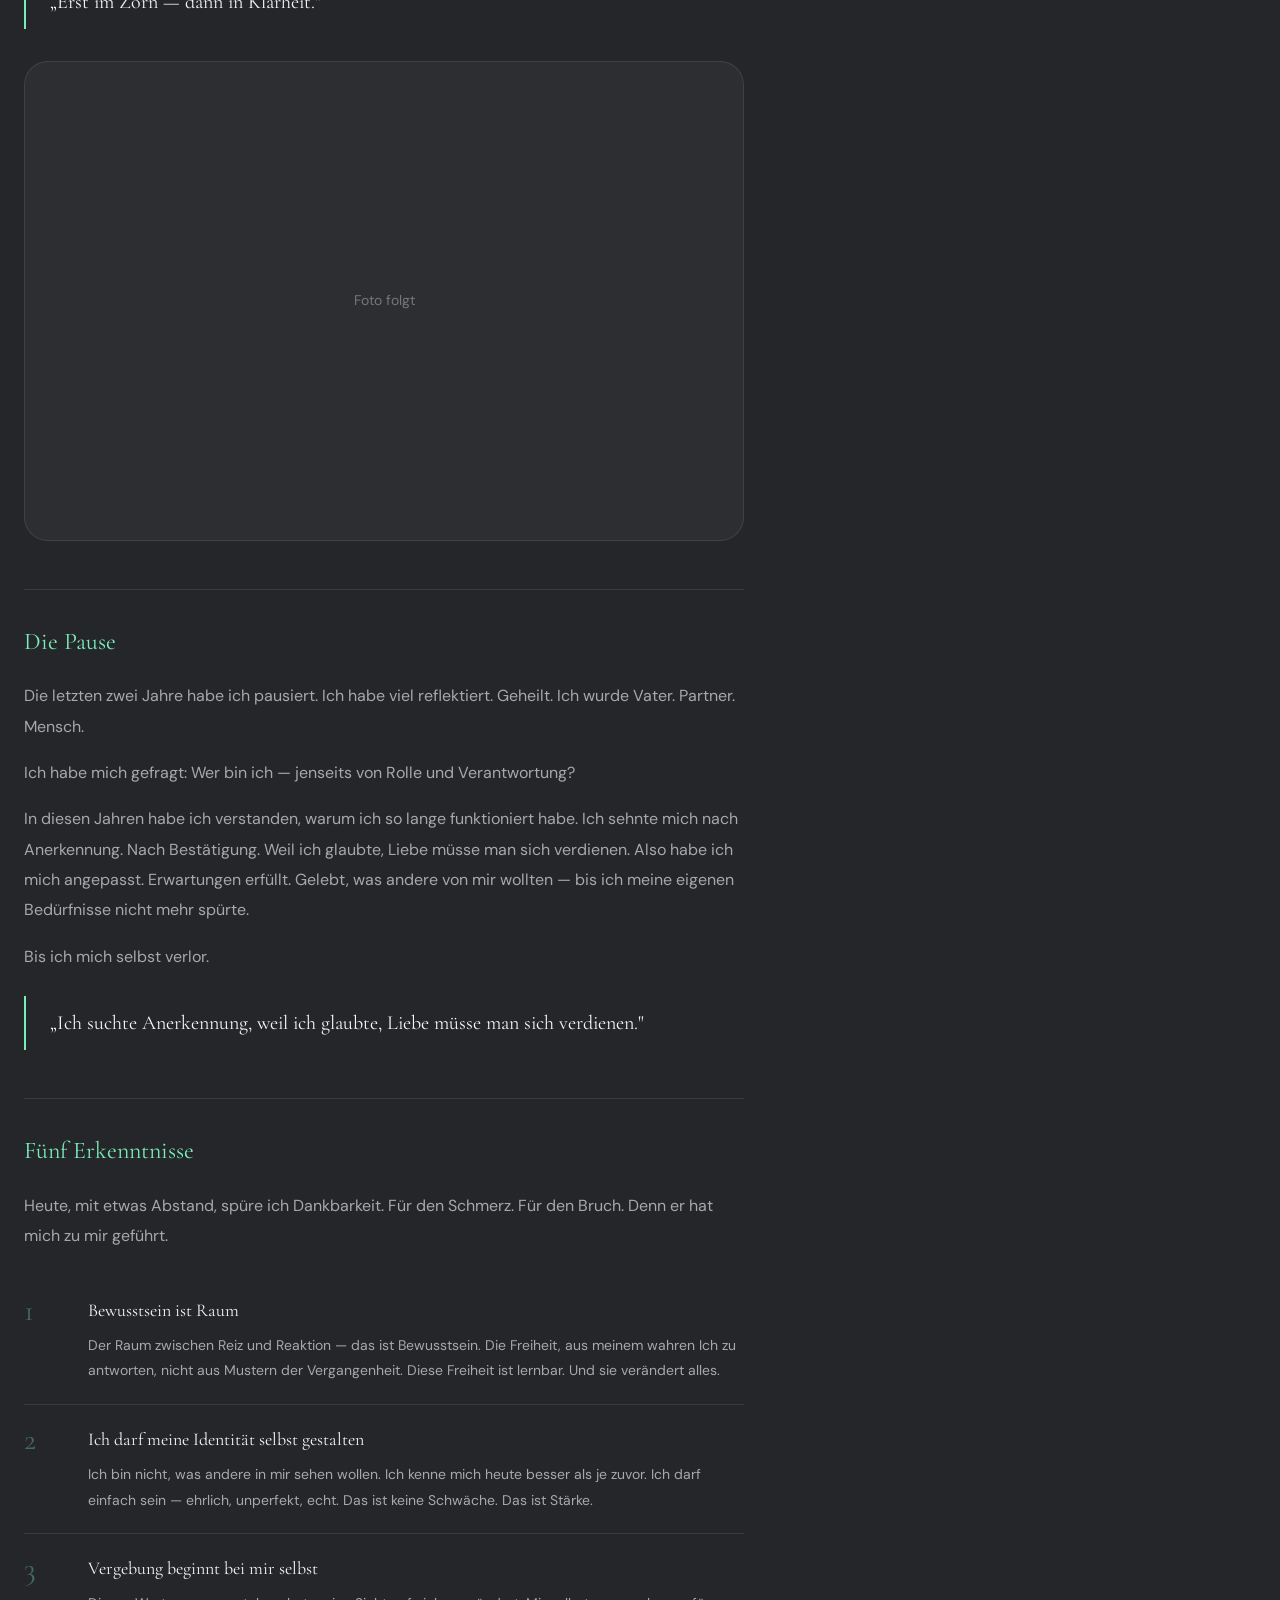
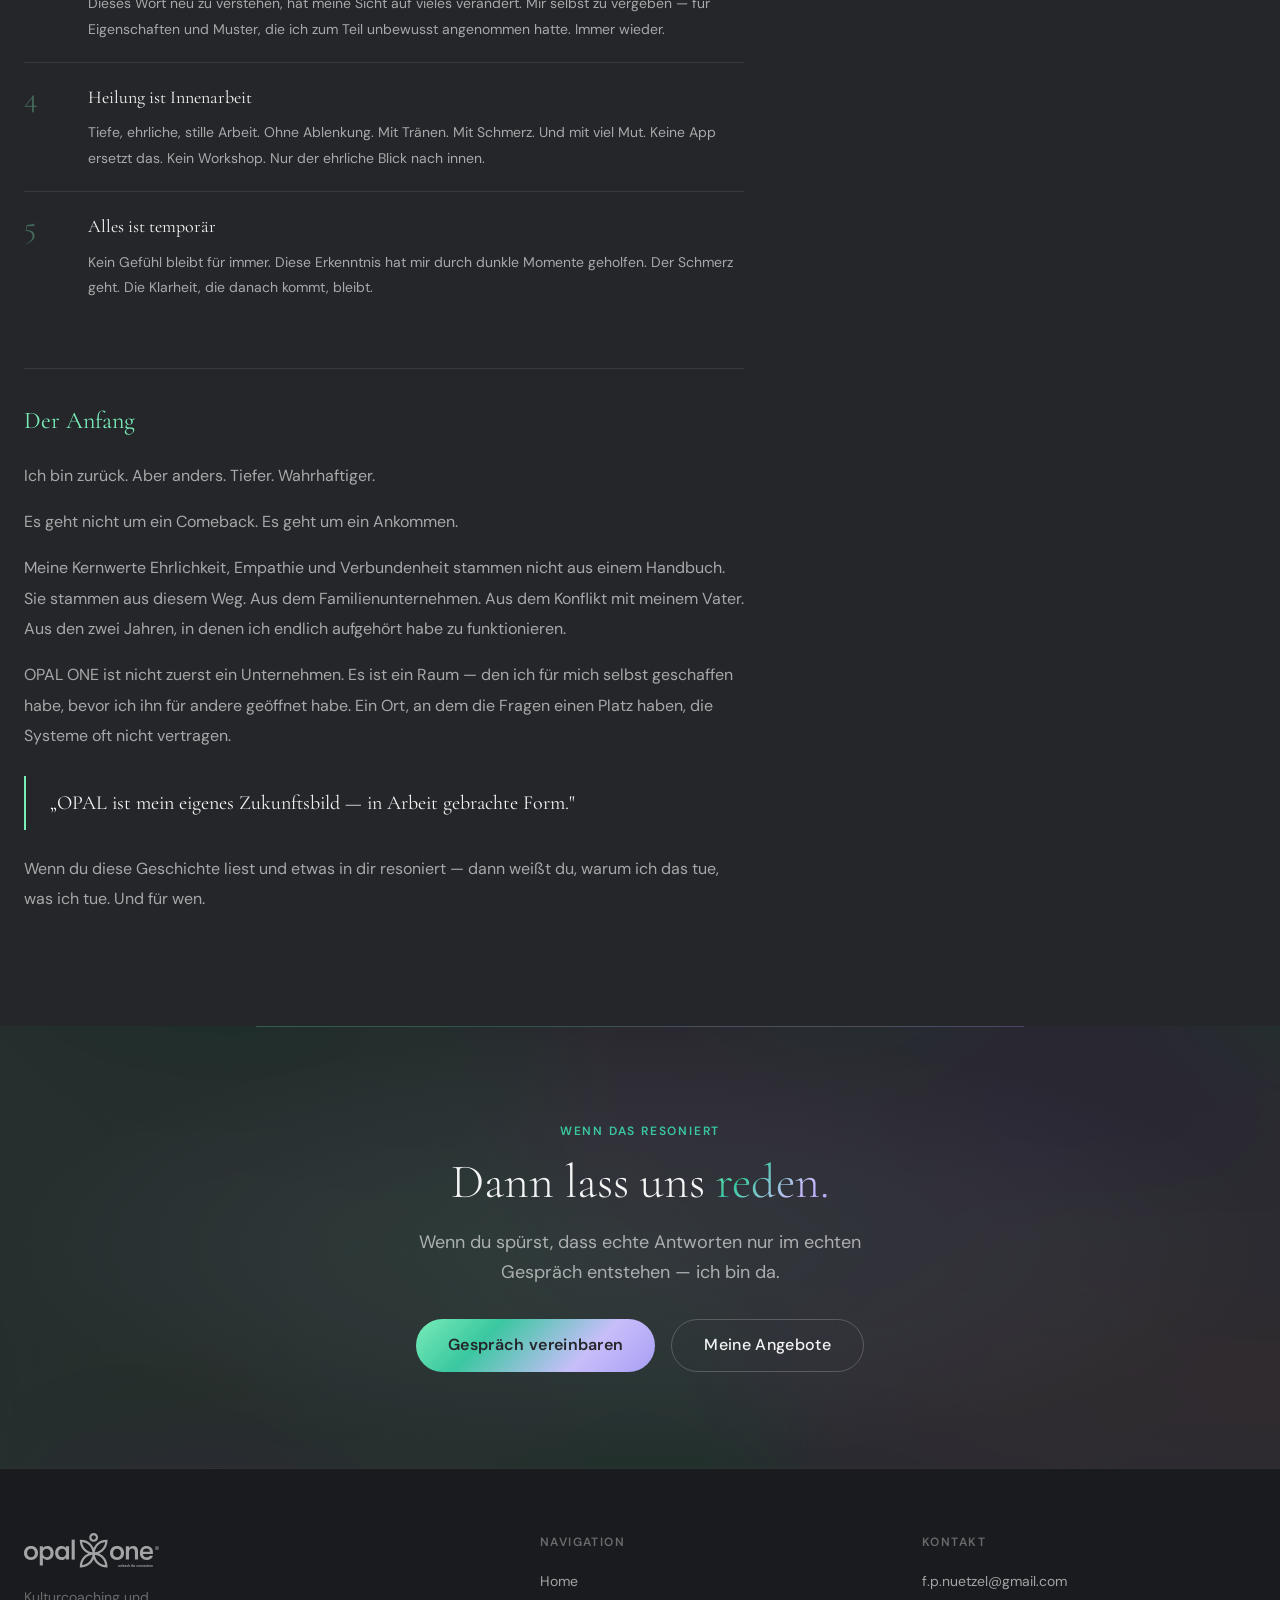
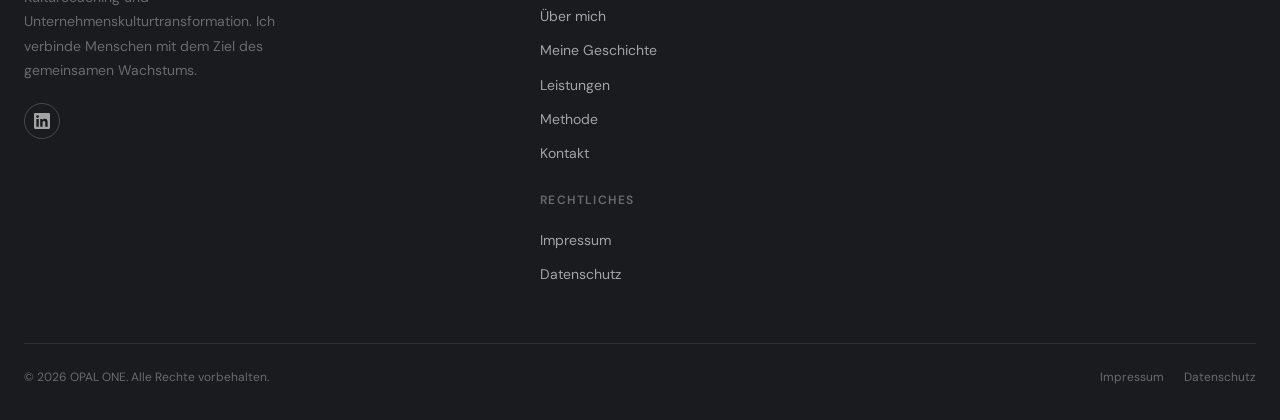
<file: geschichte.html>
<!DOCTYPE html>
<html lang="de">
<head>
  <meta charset="UTF-8">
  <meta name="viewport" content="width=device-width, initial-scale=1.0">
  <title>Meine Geschichte — OPAL ONE</title>
  <meta name="description" content="Über einen Bruch, der kein Scheitern war. Die persönliche Geschichte von Florian Nützel: Unternehmensnachfolge, Konflikt, innere Arbeit — und der Beginn von OPAL ONE.">
  <link rel="canonical" href="https://opal-one.de/geschichte.html">
  <link rel="icon" href="favicon.svg" type="image/svg+xml">
  <link rel="stylesheet" href="css/styles.css">
  <link rel="sitemap" type="application/xml" href="https://opal-one.de/sitemap.xml">
  <style>
    .story-content { max-width: 720px; }
    .story-content p {
      font-size: var(--text-base);
      color: var(--text-secondary);
      line-height: 1.9;
      margin-bottom: var(--sp-4);
    }
    .story-chapter {
      font-family: var(--font-heading);
      font-size: var(--text-2xl);
      font-weight: 400;
      color: var(--jade);
      margin: var(--sp-12) 0 var(--sp-5);
      padding-top: var(--sp-8);
      border-top: 1px solid var(--glass-border);
    }
    .story-chapter:first-of-type { border-top: none; padding-top: 0; margin-top: 0; }
    .story-pull {
      border-left: 2px solid var(--jade);
      padding: var(--sp-3) var(--sp-6);
      margin: var(--sp-6) 0;
      font-family: var(--font-heading);
      font-size: var(--text-xl);
      color: var(--text-primary);
      line-height: 1.5;
    }
    .story-insight-list { margin: var(--sp-6) 0; }
    .story-insight {
      display: flex;
      gap: var(--sp-5);
      padding: var(--sp-5) 0;
      border-bottom: 1px solid var(--glass-border);
    }
    .story-insight:last-child { border-bottom: none; }
    .story-insight-num {
      font-family: var(--font-heading);
      font-size: var(--text-3xl);
      font-weight: 400;
      color: var(--jade);
      opacity: .35;
      flex-shrink: 0;
      min-width: 44px;
      line-height: 1;
    }
    .story-insight-body h4 {
      font-family: var(--font-heading);
      font-size: var(--text-lg);
      font-weight: 400;
      color: var(--text-primary);
      margin-bottom: var(--sp-2);
    }
    .story-insight-body p {
      font-size: var(--text-sm);
      color: var(--text-secondary);
      line-height: 1.8;
      margin: 0;
    }
    .story-img-slot {
      width: 100%;
      border-radius: var(--r-lg);
      margin: var(--sp-8) 0;
      aspect-ratio: 3/2;
      object-fit: cover;
      display: block;
    }
    .story-img-placeholder {
      width: 100%;
      border-radius: var(--r-lg);
      margin: var(--sp-8) 0;
      aspect-ratio: 3/2;
      background: var(--glass);
      border: 1px solid var(--glass-border);
      display: flex;
      align-items: center;
      justify-content: center;
      color: var(--text-muted);
      font-size: var(--text-sm);
    }
    .story-date {
      font-size: var(--text-xs);
      color: var(--text-muted);
      letter-spacing: 0.06em;
      margin-bottom: var(--sp-8);
    }
    @media (max-width: 640px) {
      .story-pull { padding: var(--sp-3) var(--sp-4); font-size: var(--text-lg); }
      .story-insight-num { font-size: var(--text-2xl); min-width: 36px; }
    }
  </style>
</head>
<body>

  <!-- NAVIGATION -->
  <nav class="nav" role="navigation" aria-label="Hauptnavigation">
    <div class="nav-inner">
      <a href="index.html" class="nav-logo" aria-label="OPAL ONE – Zur Startseite">
        <img src="opal-one-logo-mit-claim.svg" alt="OPAL ONE">
      </a>
      <ul class="nav-links" role="list">
        <li><a href="ueber-uns.html">Über mich</a></li>
        <li><a href="geschichte.html">Geschichte</a></li>
        <li><a href="leistungen.html">Leistungen</a></li>
        <li><a href="methode.html">Methode</a></li>
        <li><a href="kontakt.html" class="nav-cta">Kontakt</a></li>
      </ul>
      <button class="nav-hamburger" aria-label="Menü öffnen" aria-expanded="false" aria-controls="mobile-nav">
        <span></span><span></span><span></span>
      </button>
    </div>
  </nav>

  <nav class="nav-mobile" id="mobile-nav" aria-label="Mobile Navigation">
    <a href="ueber-uns.html">Über mich</a>
    <a href="geschichte.html">Geschichte</a>
    <a href="leistungen.html">Leistungen</a>
    <a href="methode.html">Methode</a>
    <a href="kontakt.html">Kontakt</a>
  </nav>

  <main>

    <!-- PAGE HERO -->
    <section class="page-hero" aria-labelledby="page-title">
      <div class="verlauf-overlay" aria-hidden="true"></div>
      <div class="container">
        <p class="page-hero-label fade-in-up">Meine Geschichte</p>
        <h1 class="fade-in-up" id="page-title">
          Der Abschied,<br><span class="text-gradient">der mich frei gemacht hat</span>
        </h1>
        <p class="page-hero-sub fade-in-up">
          Über einen Bruch, der kein Scheitern war.
        </p>
      </div>
    </section>

    <!-- STORY CONTENT -->
    <section class="section" aria-label="Meine Geschichte">
      <div class="container">
        <div class="story-content">

          <p class="story-date">Florian Nützel · 2017–2025</p>

          <!-- ── KAPITEL 1: DIE IDEE ── -->
          <h2 class="story-chapter">Die Idee</h2>

          <p>
            2017 bin ich in das Familienunternehmen eingestiegen. Vom Projektleiter bis in die Geschäftsleitung. Ich wollte etwas bewahren. Etwas weiterentwickeln. Etwas aufbauen, das bleibt.
          </p>
          <p>
            Also haben wir gemeinsam eine Unternehmenskultur transformiert — basierend auf Werten, Eigenverantwortung und einem gemeinsamen Sinn. Wir haben selbstorganisierte Teams aufgebaut. Haben Angstfreiheit als Prinzip gelebt. Haben Ehrlichkeit nicht auf Folien geschrieben, sondern in Meetings praktiziert.
          </p>
          <p>
            Und es hat funktioniert. Wachstum. Vertrauen. Zusammenhalt. Menschen, die sich zum ersten Mal wirklich gehört fühlten.
          </p>

          <div class="story-pull" aria-label="Zitat">
            „Manchmal braucht es einen Bruch, um ganz zu werden."
          </div>

          <!-- ── KAPITEL 2: DER BRUCH ── -->
          <h2 class="story-chapter">Der Bruch</h2>

          <p>
            Es war nicht der Abschied vom Unternehmen. Es war der Abschied von einer Idee. Der Idee, wie ein Familienunternehmen funktionieren sollte.
          </p>
          <p>
            Familie. Unternehmer. Geschäftsführer. Investor. Und irgendwo dazwischen: ich — immer noch Kind. Der tägliche Versuch, die „richtige" Rolle einzunehmen, hat mich unendlich viel Energie gekostet.
          </p>
          <p>
            Es gab Konflikte mit meinem Vater. Unterschiedliche Vorstellungen von Führung. Unterschiedliche Bilder davon, was dieses Unternehmen sein sollte. Der Übergang von der Gründergeneration zur ersten Nachfolgegeneration ist etwas Besonderes — das weiß ich heute. Damals hat es mich fast zerrissen.
          </p>
          <p>
            Alte Muster wurden stärker als unsere gemeinsame Vision. Ich habe gehadert. Gekämpft. Gelitten. Und dann losgelassen.
          </p>

          <div class="story-pull" aria-label="Zitat">
            „Erst im Zorn — dann in Klarheit."
          </div>

          <div class="story-img-placeholder" role="img" aria-label="Foto aus der Zeit als Geschäftsführer — wird nachgepflegt">
            <span>Foto folgt</span>
          </div>

          <!-- ── KAPITEL 3: DIE PAUSE ── -->
          <h2 class="story-chapter">Die Pause</h2>

          <p>
            Die letzten zwei Jahre habe ich pausiert. Ich habe viel reflektiert. Geheilt. Ich wurde Vater. Partner. Mensch.
          </p>
          <p>
            Ich habe mich gefragt: Wer bin ich — jenseits von Rolle und Verantwortung?
          </p>
          <p>
            In diesen Jahren habe ich verstanden, warum ich so lange funktioniert habe. Ich sehnte mich nach Anerkennung. Nach Bestätigung. Weil ich glaubte, Liebe müsse man sich verdienen. Also habe ich mich angepasst. Erwartungen erfüllt. Gelebt, was andere von mir wollten — bis ich meine eigenen Bedürfnisse nicht mehr spürte.
          </p>
          <p>
            Bis ich mich selbst verlor.
          </p>

          <div class="story-pull" aria-label="Zitat">
            „Ich suchte Anerkennung, weil ich glaubte, Liebe müsse man sich verdienen."
          </div>

          <!-- ── KAPITEL 4: FÜNF ERKENNTNISSE ── -->
          <h2 class="story-chapter">Fünf Erkenntnisse</h2>

          <p>
            Heute, mit etwas Abstand, spüre ich Dankbarkeit. Für den Schmerz. Für den Bruch. Denn er hat mich zu mir geführt.
          </p>

          <div class="story-insight-list">

            <div class="story-insight">
              <span class="story-insight-num" aria-hidden="true">1</span>
              <div class="story-insight-body">
                <h4>Bewusstsein ist Raum</h4>
                <p>Der Raum zwischen Reiz und Reaktion — das ist Bewusstsein. Die Freiheit, aus meinem wahren Ich zu antworten, nicht aus Mustern der Vergangenheit. Diese Freiheit ist lernbar. Und sie verändert alles.</p>
              </div>
            </div>

            <div class="story-insight">
              <span class="story-insight-num" aria-hidden="true">2</span>
              <div class="story-insight-body">
                <h4>Ich darf meine Identität selbst gestalten</h4>
                <p>Ich bin nicht, was andere in mir sehen wollen. Ich kenne mich heute besser als je zuvor. Ich darf einfach sein — ehrlich, unperfekt, echt. Das ist keine Schwäche. Das ist Stärke.</p>
              </div>
            </div>

            <div class="story-insight">
              <span class="story-insight-num" aria-hidden="true">3</span>
              <div class="story-insight-body">
                <h4>Vergebung beginnt bei mir selbst</h4>
                <p>Dieses Wort neu zu verstehen, hat meine Sicht auf vieles verändert. Mir selbst zu vergeben — für Eigenschaften und Muster, die ich zum Teil unbewusst angenommen hatte. Immer wieder.</p>
              </div>
            </div>

            <div class="story-insight">
              <span class="story-insight-num" aria-hidden="true">4</span>
              <div class="story-insight-body">
                <h4>Heilung ist Innenarbeit</h4>
                <p>Tiefe, ehrliche, stille Arbeit. Ohne Ablenkung. Mit Tränen. Mit Schmerz. Und mit viel Mut. Keine App ersetzt das. Kein Workshop. Nur der ehrliche Blick nach innen.</p>
              </div>
            </div>

            <div class="story-insight">
              <span class="story-insight-num" aria-hidden="true">5</span>
              <div class="story-insight-body">
                <h4>Alles ist temporär</h4>
                <p>Kein Gefühl bleibt für immer. Diese Erkenntnis hat mir durch dunkle Momente geholfen. Der Schmerz geht. Die Klarheit, die danach kommt, bleibt.</p>
              </div>
            </div>

          </div>

          <!-- ── KAPITEL 5: DER ANFANG ── -->
          <h2 class="story-chapter">Der Anfang</h2>

          <p>
            Ich bin zurück. Aber anders. Tiefer. Wahrhaftiger.
          </p>
          <p>
            Es geht nicht um ein Comeback. Es geht um ein Ankommen.
          </p>
          <p>
            Meine Kernwerte Ehrlichkeit, Empathie und Verbundenheit stammen nicht aus einem Handbuch. Sie stammen aus diesem Weg. Aus dem Familienunternehmen. Aus dem Konflikt mit meinem Vater. Aus den zwei Jahren, in denen ich endlich aufgehört habe zu funktionieren.
          </p>
          <p>
            OPAL ONE ist nicht zuerst ein Unternehmen. Es ist ein Raum — den ich für mich selbst geschaffen habe, bevor ich ihn für andere geöffnet habe. Ein Ort, an dem die Fragen einen Platz haben, die Systeme oft nicht vertragen.
          </p>

          <div class="story-pull" aria-label="Zitat">
            „OPAL ist mein eigenes Zukunftsbild — in Arbeit gebrachte Form."
          </div>

          <p>
            Wenn du diese Geschichte liest und etwas in dir resoniert — dann weißt du, warum ich das tue, was ich tue. Und für wen.
          </p>

        </div>
      </div>
    </section>

    <!-- CTA -->
    <section class="cta-section" aria-labelledby="cta-geschichte-heading">
      <div class="verlauf-overlay" aria-hidden="true"></div>
      <div class="cta-border-line" aria-hidden="true"></div>
      <div class="container">
        <span class="section-label fade-in-up" style="display:block;margin-bottom:var(--sp-3);">Wenn das resoniert</span>
        <h2 class="fade-in-up" id="cta-geschichte-heading">
          Dann lass uns <span class="text-gradient">reden.</span>
        </h2>
        <p class="fade-in-up">
          Wenn du spürst, dass echte Antworten nur im echten Gespräch entstehen — ich bin da.
        </p>
        <div class="cta-actions fade-in-up">
          <a href="kontakt.html" class="btn btn-primary">Gespräch vereinbaren</a>
          <a href="leistungen.html" class="btn btn-ghost">Meine Angebote</a>
        </div>
      </div>
    </section>

  </main>

  <!-- FOOTER -->
  <footer class="footer">
    <div class="container">
      <div class="footer-grid">
        <div class="footer-brand">
          <img src="opal-one-logo-mit-claim.svg" alt="OPAL ONE" class="footer-logo">
          <p>Kulturcoaching und Unternehmenskulturtransformation. Ich verbinde Menschen mit dem Ziel des gemeinsamen Wachstums.</p>
          <div class="footer-social">
            <a href="https://www.linkedin.com/in/florian-n%C3%BCtzel-49bb23102/" target="_blank" rel="noopener noreferrer" aria-label="Florian Nützel auf LinkedIn">
              <svg viewBox="0 0 24 24" xmlns="http://www.w3.org/2000/svg"><path d="M20.447 20.452h-3.554v-5.569c0-1.328-.027-3.037-1.852-3.037-1.853 0-2.136 1.445-2.136 2.939v5.667H9.351V9h3.414v1.561h.046c.477-.9 1.637-1.85 3.37-1.85 3.601 0 4.267 2.37 4.267 5.455v6.286zM5.337 7.433a2.062 2.062 0 0 1-2.063-2.065 2.064 2.064 0 1 1 2.063 2.065zm1.782 13.019H3.555V9h3.564v11.452zM22.225 0H1.771C.792 0 0 .774 0 1.729v20.542C0 23.227.792 24 1.771 24h20.451C23.2 24 24 23.227 24 22.271V1.729C24 .774 23.2 0 22.222 0h.003z"/></svg>
            </a>
          </div>
        </div>
        <div class="footer-col">
          <h4>Navigation</h4>
          <ul>
            <li><a href="index.html">Home</a></li>
            <li><a href="ueber-uns.html">Über mich</a></li>
            <li><a href="geschichte.html">Meine Geschichte</a></li>
            <li><a href="leistungen.html">Leistungen</a></li>
            <li><a href="methode.html">Methode</a></li>
            <li><a href="kontakt.html">Kontakt</a></li>
          </ul>
          <h4 style="margin-top:var(--sp-6);">Rechtliches</h4>
          <ul>
            <li><a href="impressum.html">Impressum</a></li>
            <li><a href="datenschutz.html">Datenschutz</a></li>
          </ul>
        </div>
        <div class="footer-col">
          <h4>Kontakt</h4>
          <ul>
            <li><a href="mailto:f.p.nuetzel@gmail.com">f.p.nuetzel@gmail.com</a></li>
          </ul>
        </div>
      </div>
      <div class="footer-bottom">
        <p>&copy; 2026 OPAL ONE. Alle Rechte vorbehalten.</p>
        <div class="footer-legal">
          <a href="impressum.html">Impressum</a>
          <a href="datenschutz.html">Datenschutz</a>
        </div>
      </div>
    </div>
  </footer>

  <script src="js/main.js"></script>
</body>
</html>
</file>
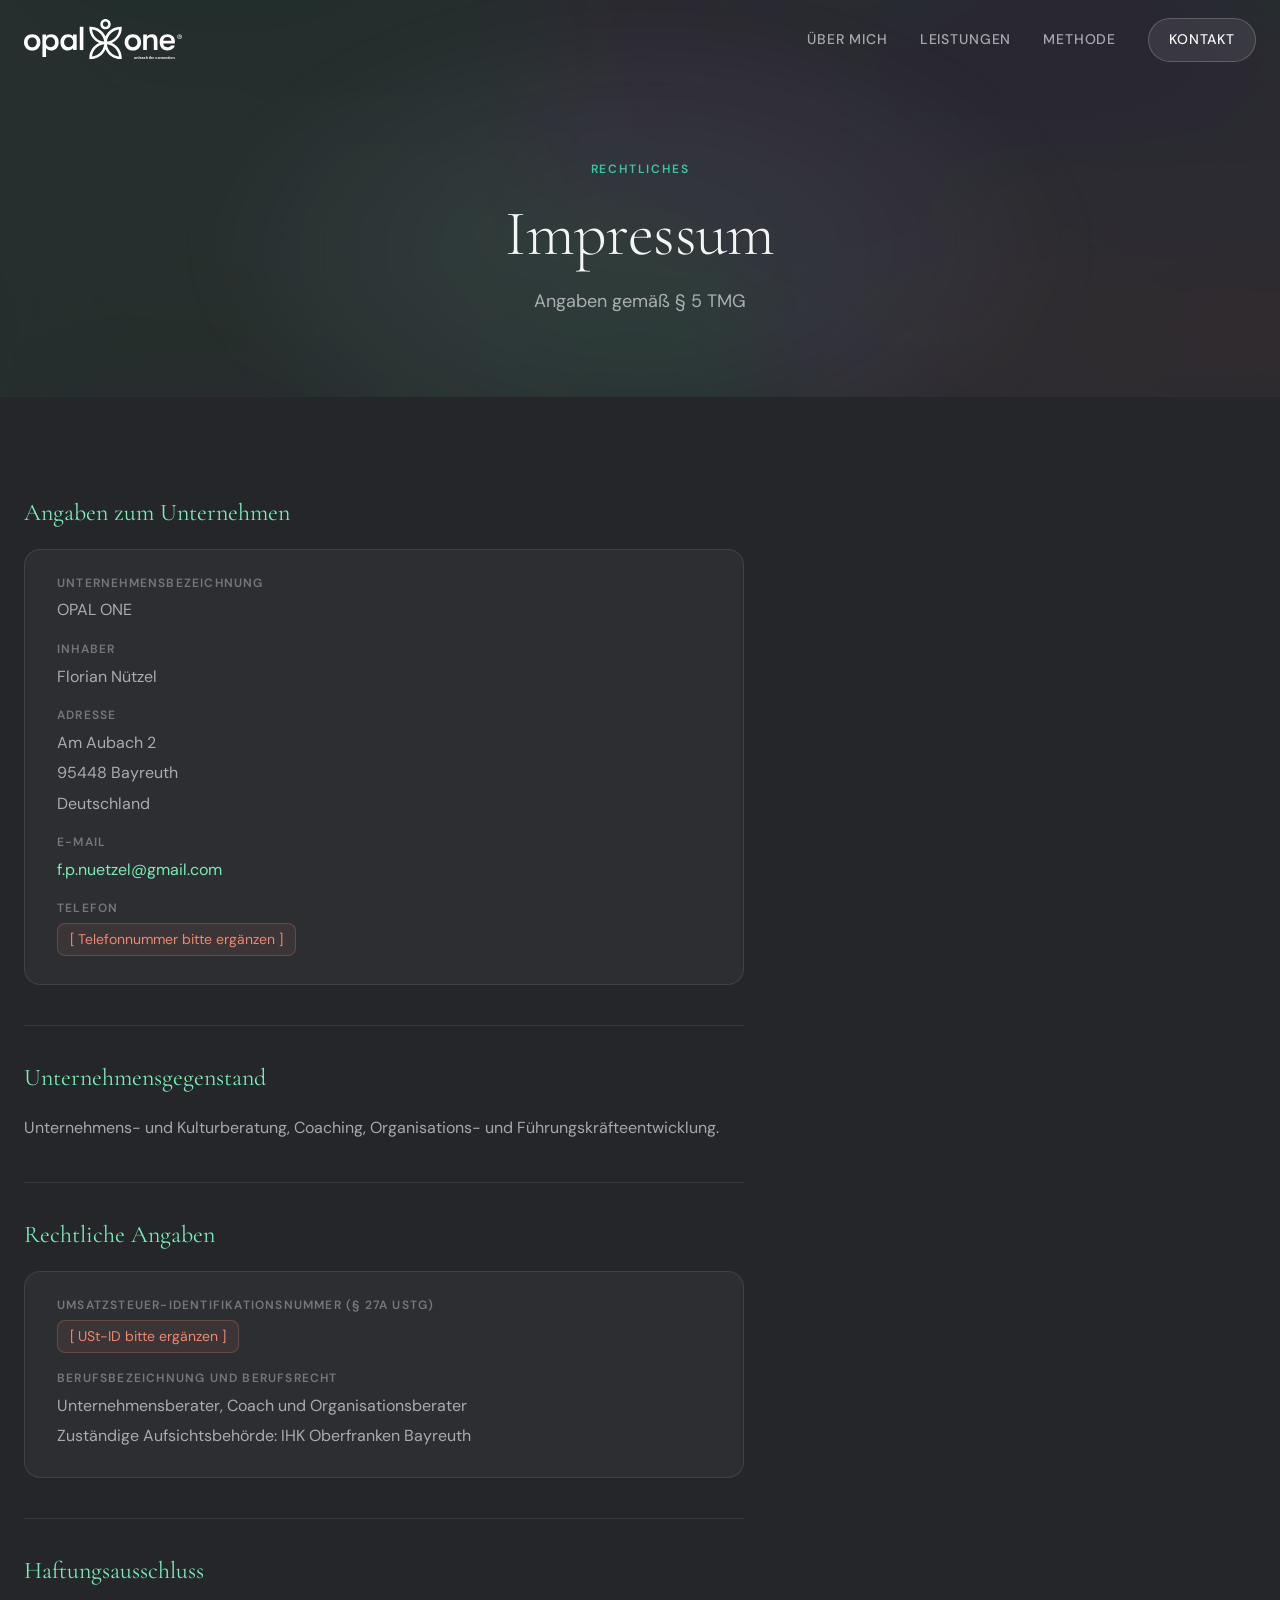
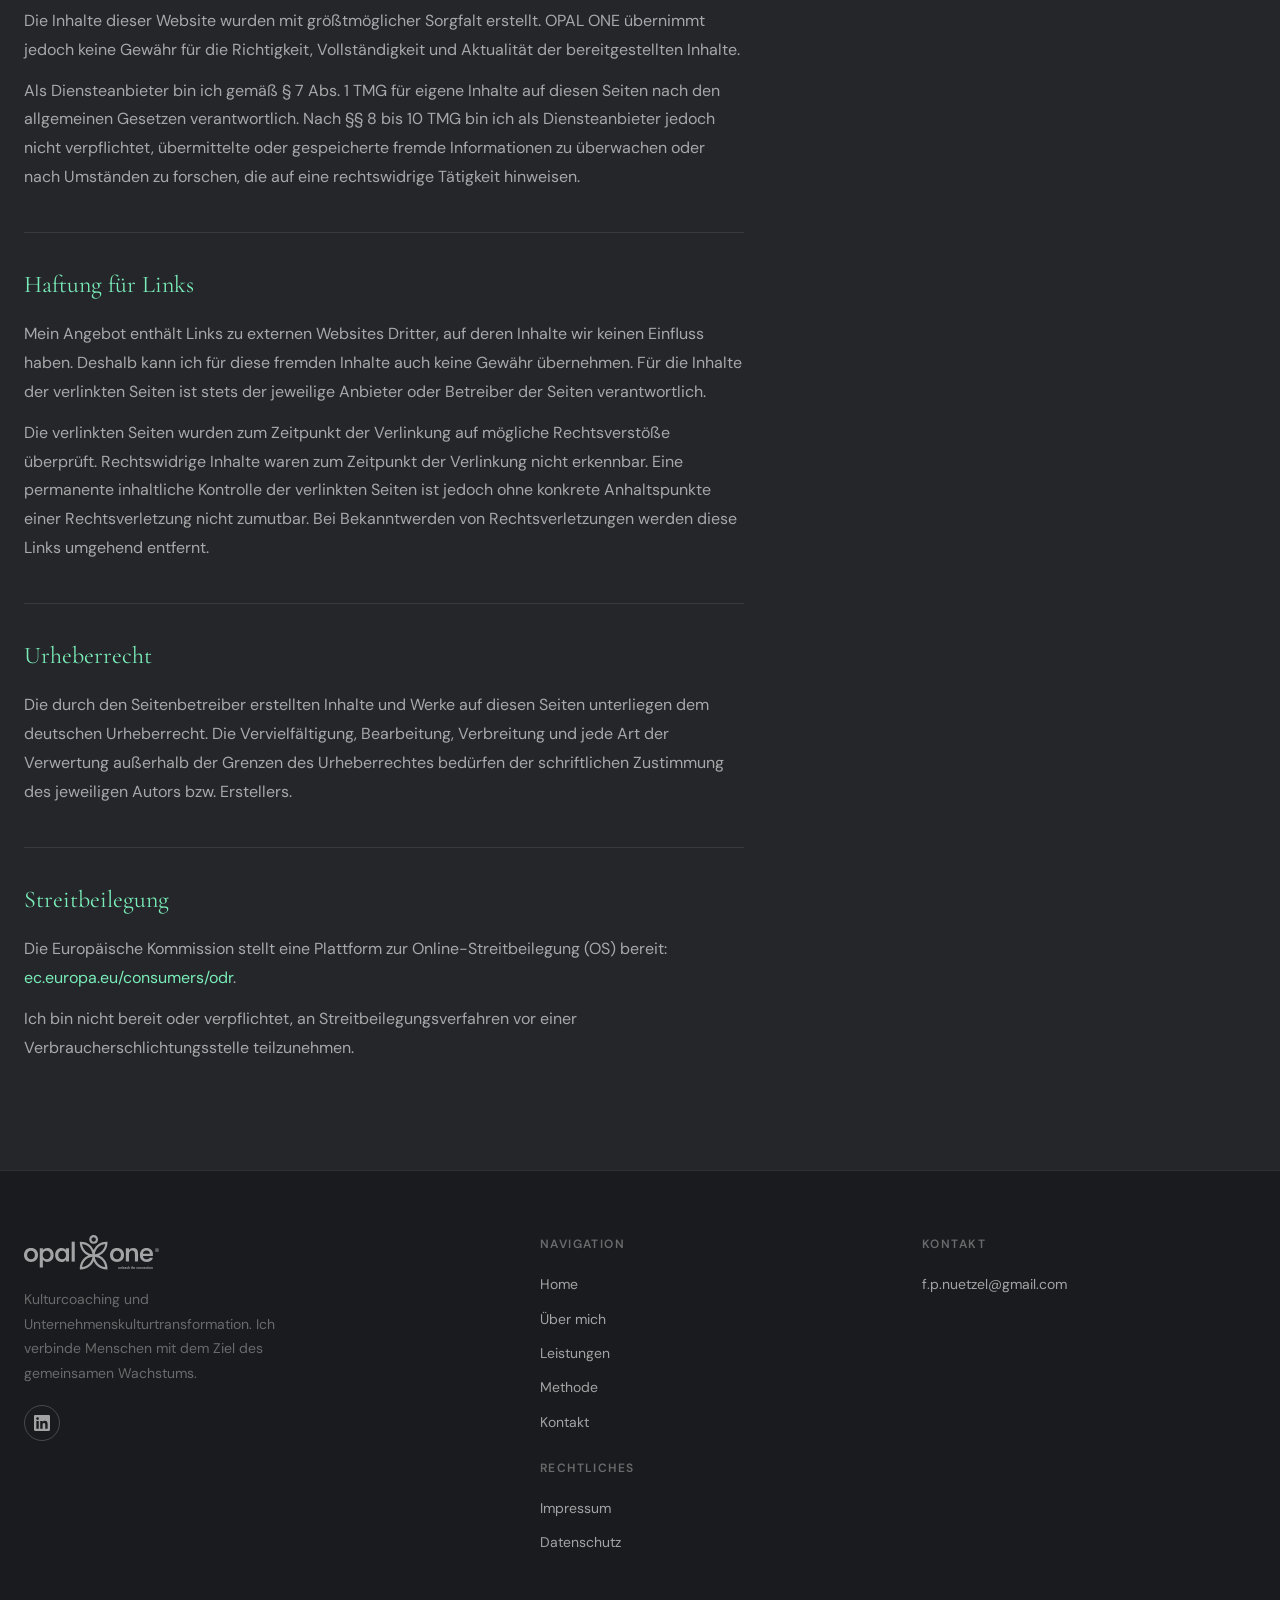
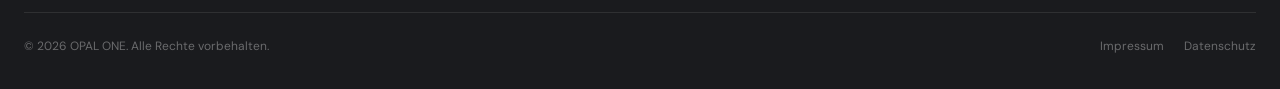
<file: impressum.html>
<!DOCTYPE html>
<html lang="de">
<head>
  <meta charset="UTF-8">
  <meta name="viewport" content="width=device-width, initial-scale=1.0">
  <title>Impressum — OPAL ONE</title>
  <meta name="description" content="Impressum und Pflichtangaben gemäß § 5 TMG für OPAL ONE.">
  <link rel="canonical" href="https://opal-one.de/impressum.html">
  <meta name="robots" content="noindex, follow">
  <link rel="icon" href="favicon.svg" type="image/svg+xml">
  <link rel="stylesheet" href="css/styles.css">
  <style>
    .legal-content { max-width: 720px; }
    .legal-content h2 {
      font-family: var(--font-heading);
      font-size: var(--text-2xl);
      font-weight: 400;
      color: var(--jade);
      margin: var(--sp-10) 0 var(--sp-4);
      padding-top: var(--sp-8);
      border-top: 1px solid var(--glass-border);
    }
    .legal-content h2:first-of-type { border-top: none; padding-top: 0; margin-top: 0; }
    .legal-content p, .legal-content li {
      font-size: var(--text-base);
      color: var(--text-secondary);
      line-height: 1.8;
      margin-bottom: var(--sp-3);
    }
    .legal-content ul { padding-left: var(--sp-5); }
    .legal-content ul li { list-style: disc; margin-bottom: var(--sp-1); }
    .legal-content a { color: var(--jade); }
    .legal-content a:hover { text-decoration: underline; }
    .legal-placeholder {
      background: rgba(240,135,110,0.08);
      border: 1px solid rgba(240,135,110,0.25);
      border-radius: var(--r-sm);
      padding: var(--sp-1) var(--sp-3);
      color: var(--karneol);
      font-size: var(--text-sm);
      display: inline-block;
    }
    .legal-block {
      background: var(--glass);
      border: 1px solid var(--glass-border);
      border-radius: var(--r-md);
      padding: var(--sp-6) var(--sp-8);
      margin-bottom: var(--sp-6);
    }
    .legal-block dt {
      font-size: var(--text-xs);
      font-weight: 600;
      letter-spacing: 0.1em;
      text-transform: uppercase;
      color: var(--text-muted);
      margin-bottom: var(--sp-1);
      margin-top: var(--sp-4);
    }
    .legal-block dt:first-child { margin-top: 0; }
    .legal-block dd {
      font-size: var(--text-base);
      color: var(--text-secondary);
      margin: 0 0 var(--sp-1);
    }
  </style>
</head>
<body>

  <!-- NAVIGATION -->
  <nav class="nav" role="navigation" aria-label="Hauptnavigation">
    <div class="nav-inner">
      <a href="index.html" class="nav-logo" aria-label="OPAL ONE – Zur Startseite">
        <img src="opal-one-logo-mit-claim.svg" alt="OPAL ONE">
      </a>
      <ul class="nav-links" role="list">
        <li><a href="ueber-uns.html">Über mich</a></li>
        <li><a href="leistungen.html">Leistungen</a></li>
        <li><a href="methode.html">Methode</a></li>
        <li><a href="kontakt.html" class="nav-cta">Kontakt</a></li>
      </ul>
      <button class="nav-hamburger" aria-label="Menü öffnen" aria-expanded="false" aria-controls="mobile-nav">
        <span></span><span></span><span></span>
      </button>
    </div>
  </nav>

  <nav class="nav-mobile" id="mobile-nav" aria-label="Mobile Navigation">
    <a href="ueber-uns.html">Über mich</a>
    <a href="leistungen.html">Leistungen</a>
    <a href="methode.html">Methode</a>
    <a href="kontakt.html">Kontakt</a>
  </nav>

  <main>

    <!-- PAGE HERO -->
    <section class="page-hero" aria-labelledby="page-title">
      <div class="verlauf-overlay" aria-hidden="true"></div>
      <div class="container">
        <p class="page-hero-label">Rechtliches</p>
        <h1 id="page-title">Impressum</h1>
        <p class="page-hero-sub">
          Angaben gemäß § 5 TMG
        </p>
      </div>
    </section>

    <!-- CONTENT -->
    <section class="section">
      <div class="container">
        <div class="legal-content">

          <h2>Angaben zum Unternehmen</h2>
          <div class="legal-block">
            <dl>
              <dt>Unternehmensbezeichnung</dt>
              <dd>OPAL ONE</dd>

              <dt>Inhaber</dt>
              <dd>Florian Nützel</dd>

              <dt>Adresse</dt>
              <dd>Am Aubach 2</dd>
              <dd>95448 Bayreuth</dd>
              <dd>Deutschland</dd>

              <dt>E-Mail</dt>
              <dd><a href="mailto:f.p.nuetzel@gmail.com">f.p.nuetzel@gmail.com</a></dd>

              <dt>Telefon</dt>
              <dd><span class="legal-placeholder">[ Telefonnummer bitte ergänzen ]</span></dd>
            </dl>
          </div>

          <h2>Unternehmensgegenstand</h2>
          <p>
            Unternehmens- und Kulturberatung, Coaching, Organisations- und Führungskräfteentwicklung.
          </p>

          <h2>Rechtliche Angaben</h2>
          <div class="legal-block">
            <dl>
              <dt>Umsatzsteuer-Identifikationsnummer (§ 27a UStG)</dt>
              <dd><span class="legal-placeholder">[ USt-ID bitte ergänzen ]</span></dd>

              <dt>Berufsbezeichnung und Berufsrecht</dt>
              <dd>Unternehmensberater, Coach und Organisationsberater</dd>
              <dd>Zuständige Aufsichtsbehörde: IHK Oberfranken Bayreuth</dd>
            </dl>
          </div>

          <h2>Haftungsausschluss</h2>
          <p>
            Die Inhalte dieser Website wurden mit größtmöglicher Sorgfalt erstellt. OPAL ONE übernimmt jedoch keine Gewähr für die Richtigkeit, Vollständigkeit und Aktualität der bereitgestellten Inhalte.
          </p>
          <p>
            Als Diensteanbieter bin ich gemäß § 7 Abs. 1 TMG für eigene Inhalte auf diesen Seiten nach den allgemeinen Gesetzen verantwortlich. Nach §§ 8 bis 10 TMG bin ich als Diensteanbieter jedoch nicht verpflichtet, übermittelte oder gespeicherte fremde Informationen zu überwachen oder nach Umständen zu forschen, die auf eine rechtswidrige Tätigkeit hinweisen.
          </p>

          <h2>Haftung für Links</h2>
          <p>
            Mein Angebot enthält Links zu externen Websites Dritter, auf deren Inhalte wir keinen Einfluss haben. Deshalb kann ich für diese fremden Inhalte auch keine Gewähr übernehmen. Für die Inhalte der verlinkten Seiten ist stets der jeweilige Anbieter oder Betreiber der Seiten verantwortlich.
          </p>
          <p>
            Die verlinkten Seiten wurden zum Zeitpunkt der Verlinkung auf mögliche Rechtsverstöße überprüft. Rechtswidrige Inhalte waren zum Zeitpunkt der Verlinkung nicht erkennbar. Eine permanente inhaltliche Kontrolle der verlinkten Seiten ist jedoch ohne konkrete Anhaltspunkte einer Rechtsverletzung nicht zumutbar. Bei Bekanntwerden von Rechtsverletzungen werden diese Links umgehend entfernt.
          </p>

          <h2>Urheberrecht</h2>
          <p>
            Die durch den Seitenbetreiber erstellten Inhalte und Werke auf diesen Seiten unterliegen dem deutschen Urheberrecht. Die Vervielfältigung, Bearbeitung, Verbreitung und jede Art der Verwertung außerhalb der Grenzen des Urheberrechtes bedürfen der schriftlichen Zustimmung des jeweiligen Autors bzw. Erstellers.
          </p>

          <h2>Streitbeilegung</h2>
          <p>
            Die Europäische Kommission stellt eine Plattform zur Online-Streitbeilegung (OS) bereit:
            <a href="https://ec.europa.eu/consumers/odr" target="_blank" rel="noopener">ec.europa.eu/consumers/odr</a>.
          </p>
          <p>
            Ich bin nicht bereit oder verpflichtet, an Streitbeilegungsverfahren vor einer Verbraucherschlichtungsstelle teilzunehmen.
          </p>

        </div>
      </div>
    </section>

  </main>

  <!-- FOOTER -->
  <footer class="footer">
    <div class="container">
      <div class="footer-grid">
        <div class="footer-brand">
          <img src="opal-one-logo-mit-claim.svg" alt="OPAL ONE" class="footer-logo">
          <p>Kulturcoaching und Unternehmenskulturtransformation. Ich verbinde Menschen mit dem Ziel des gemeinsamen Wachstums.</p>
          <div class="footer-social">
            <a href="https://www.linkedin.com/in/florian-n%C3%BCtzel-49bb23102/" target="_blank" rel="noopener noreferrer" aria-label="Florian Nützel auf LinkedIn">
              <svg viewBox="0 0 24 24" xmlns="http://www.w3.org/2000/svg"><path d="M20.447 20.452h-3.554v-5.569c0-1.328-.027-3.037-1.852-3.037-1.853 0-2.136 1.445-2.136 2.939v5.667H9.351V9h3.414v1.561h.046c.477-.9 1.637-1.85 3.37-1.85 3.601 0 4.267 2.37 4.267 5.455v6.286zM5.337 7.433a2.062 2.062 0 0 1-2.063-2.065 2.064 2.064 0 1 1 2.063 2.065zm1.782 13.019H3.555V9h3.564v11.452zM22.225 0H1.771C.792 0 0 .774 0 1.729v20.542C0 23.227.792 24 1.771 24h20.451C23.2 24 24 23.227 24 22.271V1.729C24 .774 23.2 0 22.222 0h.003z"/></svg>
            </a>
          </div>
        </div>
        <div class="footer-col">
          <h4>Navigation</h4>
          <ul>
            <li><a href="index.html">Home</a></li>
            <li><a href="ueber-uns.html">Über mich</a></li>
            <li><a href="leistungen.html">Leistungen</a></li>
            <li><a href="methode.html">Methode</a></li>
            <li><a href="kontakt.html">Kontakt</a></li>
          </ul>
          <h4 style="margin-top:var(--sp-6);">Rechtliches</h4>
          <ul>
            <li><a href="impressum.html">Impressum</a></li>
            <li><a href="datenschutz.html">Datenschutz</a></li>
          </ul>
        </div>
        <div class="footer-col">
          <h4>Kontakt</h4>
          <ul>
            <li><a href="mailto:f.p.nuetzel@gmail.com">f.p.nuetzel@gmail.com</a></li>
          </ul>
        </div>
      </div>
      <div class="footer-bottom">
        <p>&copy; 2026 OPAL ONE. Alle Rechte vorbehalten.</p>
        <div class="footer-legal">
          <a href="impressum.html">Impressum</a>
          <a href="datenschutz.html">Datenschutz</a>

        </div>
      </div>
    </div>
  </footer>

  <script src="js/main.js"></script>
</body>
</html>
</file>
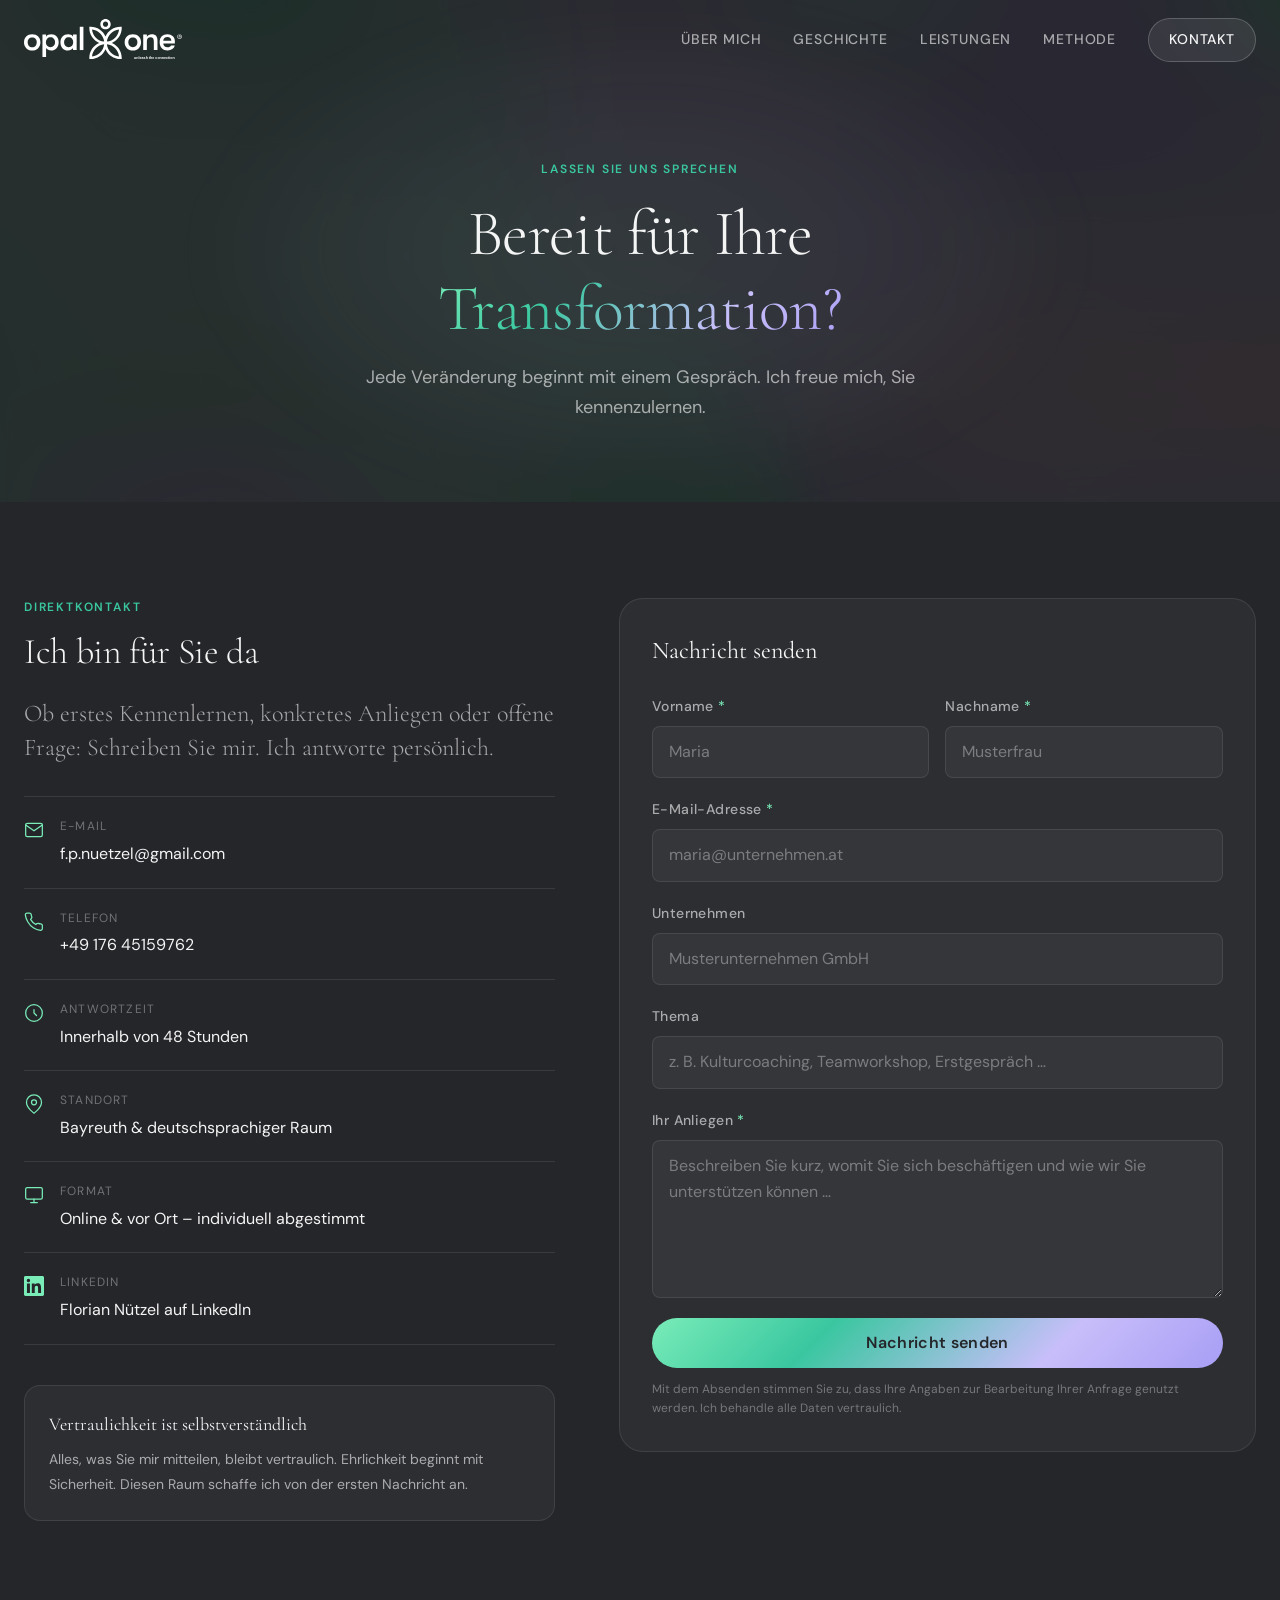
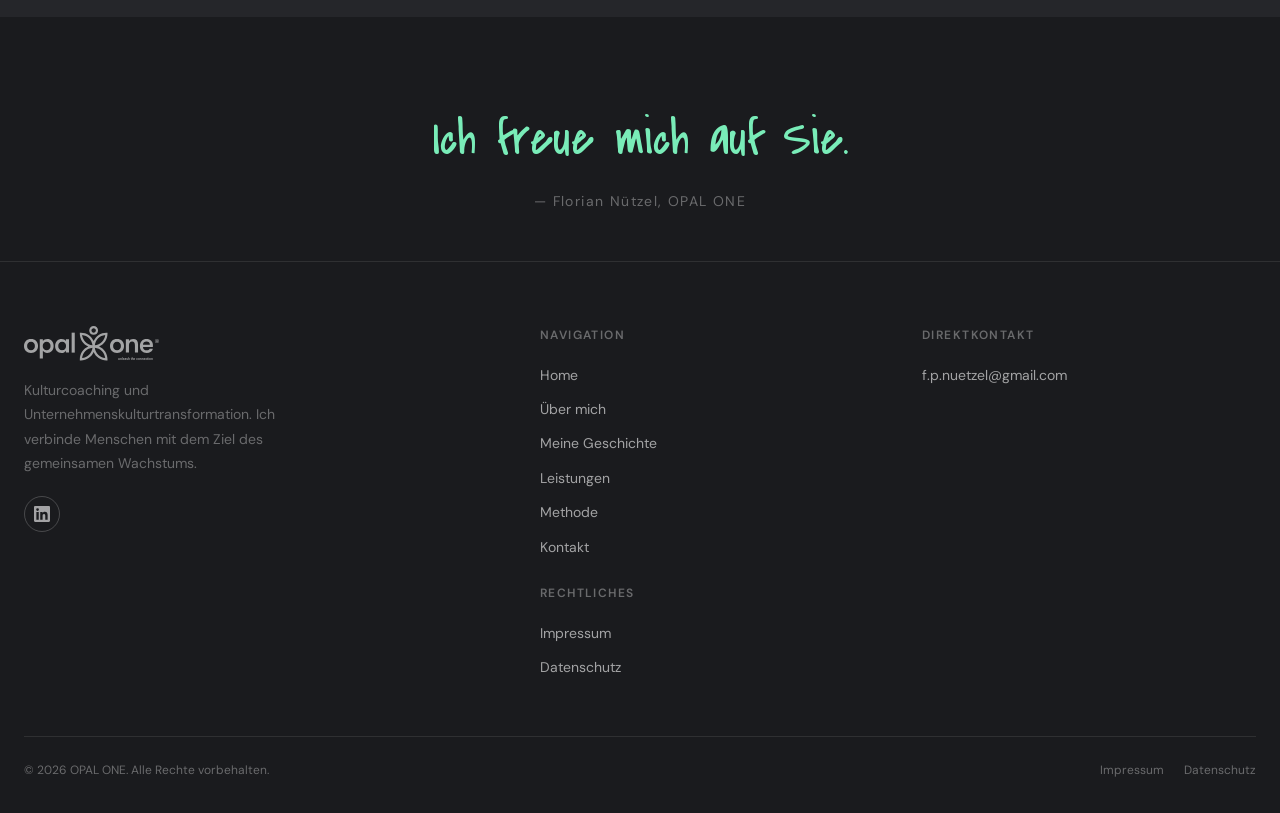
<file: kontakt.html>
<!DOCTYPE html>
<html lang="de">
<head>
  <meta charset="UTF-8">
  <meta name="viewport" content="width=device-width, initial-scale=1.0">
  <title>Kontakt: Erstgespräch vereinbaren | OPAL ONE Bayreuth</title>
  <meta name="description" content="Kontaktieren Sie OPAL ONE für ein erstes Gespräch über Kulturcoaching, Teamtransformation oder Führungskräfte-Entwicklung. Antwort innerhalb von 48 Stunden.">
  <link rel="icon" href="favicon.svg" type="image/svg+xml">
  <link rel="stylesheet" href="css/styles.css">
  <link rel="canonical" href="https://opal-one.de/kontakt.html">
  <link rel="sitemap" type="application/xml" href="https://opal-one.de/sitemap.xml">
</head>
<body>

  <!-- NAVIGATION -->
  <nav class="nav" role="navigation" aria-label="Hauptnavigation">
    <div class="nav-inner">
      <a href="index.html" class="nav-logo" aria-label="OPAL ONE – Zur Startseite">
        <img src="opal-one-logo-mit-claim.svg" alt="OPAL ONE">
      </a>
      <ul class="nav-links" role="list">
        <li><a href="ueber-uns.html">Über mich</a></li>
        <li><a href="geschichte.html">Geschichte</a></li>
        <li><a href="leistungen.html">Leistungen</a></li>
        <li><a href="methode.html">Methode</a></li>
        <li><a href="kontakt.html" class="nav-cta">Kontakt</a></li>
      </ul>
      <button class="nav-hamburger" aria-label="Menü öffnen" aria-expanded="false" aria-controls="mobile-nav">
        <span></span><span></span><span></span>
      </button>
    </div>
  </nav>

  <nav class="nav-mobile" id="mobile-nav" aria-label="Mobile Navigation">
    <a href="ueber-uns.html">Über mich</a>
    <a href="geschichte.html">Geschichte</a>
    <a href="leistungen.html">Leistungen</a>
    <a href="methode.html">Methode</a>
    <a href="kontakt.html">Kontakt</a>
  </nav>

  <main>

    <!-- PAGE HERO -->
    <section class="page-hero" aria-labelledby="page-title">
      <div class="verlauf-overlay" aria-hidden="true"></div>
      <div class="container">
        <p class="page-hero-label fade-in-up">Lassen Sie uns sprechen</p>
        <h1 class="fade-in-up" id="page-title">
          Bereit für Ihre<br><span class="text-gradient">Transformation?</span>
        </h1>
        <p class="page-hero-sub fade-in-up">
          Jede Veränderung beginnt mit einem Gespräch. Ich freue mich, Sie kennenzulernen.
        </p>
      </div>
    </section>

    <!-- ═══════════════════════════════════════════
         KONTAKT GRID
    ═══════════════════════════════════════════ -->
    <section class="section" aria-labelledby="kontakt-heading">
      <div class="container">
        <div class="kontakt-grid">

          <!-- Info -->
          <div>
            <span class="section-label fade-in-up">Direktkontakt</span>
            <h2 class="section-title fade-in-up" id="kontakt-heading" style="font-size:clamp(var(--text-2xl),3.5vw,var(--text-4xl));">
              Ich bin für Sie da
            </h2>
            <p class="kontakt-intro fade-in-up">
              Ob erstes Kennenlernen, konkretes Anliegen oder offene Frage: Schreiben Sie mir. Ich antworte persönlich.
            </p>

            <div class="kontakt-detail fade-in-up">
              <svg class="kontakt-detail-icon" viewBox="0 0 24 24" fill="none" stroke="currentColor" stroke-width="1.5" stroke-linecap="round" stroke-linejoin="round" aria-hidden="true">
                <path d="M4 4h16c1.1 0 2 .9 2 2v12c0 1.1-.9 2-2 2H4c-1.1 0-2-.9-2-2V6c0-1.1.9-2 2-2z"/>
                <polyline points="22,6 12,13 2,6"/>
              </svg>
              <div>
                <p class="kontakt-detail-label">E-Mail</p>
                <p class="kontakt-detail-value">
                  <a href="mailto:f.p.nuetzel@gmail.com">f.p.nuetzel@gmail.com</a>
                </p>
              </div>
            </div>

            <div class="kontakt-detail fade-in-up">
              <svg class="kontakt-detail-icon" viewBox="0 0 24 24" fill="none" stroke="currentColor" stroke-width="1.5" stroke-linecap="round" stroke-linejoin="round" aria-hidden="true">
                <path d="M22 16.92v3a2 2 0 0 1-2.18 2 19.79 19.79 0 0 1-8.63-3.07A19.5 19.5 0 0 1 4.69 12 19.79 19.79 0 0 1 1.63 3.4 2 2 0 0 1 3.6 1.21h3a2 2 0 0 1 2 1.72c.127.96.361 1.903.7 2.81a2 2 0 0 1-.45 2.11L7.91 8.8a16 16 0 0 0 6.29 6.29l.96-.96a2 2 0 0 1 2.11-.45c.907.339 1.85.573 2.81.7A2 2 0 0 1 22 16.92z"/>
              </svg>
              <div>
                <p class="kontakt-detail-label">Telefon</p>
                <p class="kontakt-detail-value">
                  <a href="tel:+4917645159762">+49 176 45159762</a>
                </p>
              </div>
            </div>

            <div class="kontakt-detail fade-in-up">
              <svg class="kontakt-detail-icon" viewBox="0 0 24 24" fill="none" stroke="currentColor" stroke-width="1.5" stroke-linecap="round" stroke-linejoin="round" aria-hidden="true">
                <circle cx="12" cy="12" r="10"/>
                <path d="M12 8v4l3 3"/>
              </svg>
              <div>
                <p class="kontakt-detail-label">Antwortzeit</p>
                <p class="kontakt-detail-value">Innerhalb von 48 Stunden</p>
              </div>
            </div>

            <div class="kontakt-detail fade-in-up">
              <svg class="kontakt-detail-icon" viewBox="0 0 24 24" fill="none" stroke="currentColor" stroke-width="1.5" stroke-linecap="round" stroke-linejoin="round" aria-hidden="true">
                <path d="M21 10c0 7-9 13-9 13s-9-6-9-13a9 9 0 0 1 18 0z"/>
                <circle cx="12" cy="10" r="3"/>
              </svg>
              <div>
                <p class="kontakt-detail-label">Standort</p>
                <p class="kontakt-detail-value">Bayreuth &amp; deutschsprachiger Raum</p>
              </div>
            </div>

            <div class="kontakt-detail fade-in-up">
              <svg class="kontakt-detail-icon" viewBox="0 0 24 24" fill="none" stroke="currentColor" stroke-width="1.5" stroke-linecap="round" stroke-linejoin="round" aria-hidden="true">
                <rect x="2" y="3" width="20" height="14" rx="2" ry="2"/>
                <line x1="8" y1="21" x2="16" y2="21"/>
                <line x1="12" y1="17" x2="12" y2="21"/>
              </svg>
              <div>
                <p class="kontakt-detail-label">Format</p>
                <p class="kontakt-detail-value">Online &amp; vor Ort – individuell abgestimmt</p>
              </div>
            </div>

            <div class="kontakt-detail fade-in-up">
              <svg class="kontakt-detail-icon" viewBox="0 0 24 24" fill="currentColor" aria-hidden="true">
                <path d="M20.447 20.452h-3.554v-5.569c0-1.328-.027-3.037-1.852-3.037-1.853 0-2.136 1.445-2.136 2.939v5.667H9.351V9h3.414v1.561h.046c.477-.9 1.637-1.85 3.37-1.85 3.601 0 4.267 2.37 4.267 5.455v6.286zM5.337 7.433a2.062 2.062 0 0 1-2.063-2.065 2.064 2.064 0 1 1 2.063 2.065zm1.782 13.019H3.555V9h3.564v11.452zM22.225 0H1.771C.792 0 0 .774 0 1.729v20.542C0 23.227.792 24 1.771 24h20.451C23.2 24 24 23.227 24 22.271V1.729C24 .774 23.2 0 22.222 0h.003z"/>
              </svg>
              <div>
                <p class="kontakt-detail-label">LinkedIn</p>
                <p class="kontakt-detail-value">
                  <a href="https://www.linkedin.com/in/florian-n%C3%BCtzel-49bb23102/" target="_blank" rel="noopener noreferrer">Florian Nützel auf LinkedIn</a>
                </p>
              </div>
            </div>

            <!-- Trust note -->
            <div style="margin-top:var(--sp-10);padding:var(--sp-6);background:var(--glass);border:1px solid var(--glass-border);border-radius:var(--r-md);" class="fade-in-up">
              <p style="font-family:var(--font-heading);font-size:var(--text-lg);font-weight:400;margin-bottom:var(--sp-2);">Vertraulichkeit ist selbstverständlich</p>
              <p style="font-size:var(--text-sm);color:var(--text-secondary);line-height:1.75;">
                Alles, was Sie mir mitteilen, bleibt vertraulich. Ehrlichkeit beginnt mit Sicherheit. Diesen Raum schaffe ich von der ersten Nachricht an.
              </p>
            </div>
          </div>

          <!-- Form -->
          <div class="fade-in-up">
            <div style="background:var(--glass);border:1px solid var(--glass-border);border-radius:var(--r-lg);padding:var(--sp-8);">
              <h3 style="font-family:var(--font-heading);font-size:var(--text-2xl);font-weight:400;margin-bottom:var(--sp-6);">Nachricht senden</h3>

              <form
                class="contact-form"
                id="contact-form"
                novalidate
                aria-label="Kontaktformular"
              >
                <input class="sr-only" name="_gotcha" aria-hidden="true" tabindex="-1" style="display:none">

                <div class="form-row">
                  <div class="form-group">
                    <label for="vorname">Vorname <span aria-hidden="true">*</span></label>
                    <input
                      type="text"
                      id="vorname"
                      name="vorname"
                      placeholder="Maria"
                      required
                      autocomplete="given-name"
                      aria-required="true"
                    >
                  </div>
                  <div class="form-group">
                    <label for="nachname">Nachname <span aria-hidden="true">*</span></label>
                    <input
                      type="text"
                      id="nachname"
                      name="nachname"
                      placeholder="Musterfrau"
                      required
                      autocomplete="family-name"
                      aria-required="true"
                    >
                  </div>
                </div>

                <div class="form-group">
                  <label for="email">E-Mail-Adresse <span aria-hidden="true">*</span></label>
                  <input
                    type="email"
                    id="email"
                    name="email"
                    placeholder="maria@unternehmen.at"
                    required
                    autocomplete="email"
                    aria-required="true"
                  >
                </div>

                <div class="form-group">
                  <label for="unternehmen">Unternehmen</label>
                  <input
                    type="text"
                    id="unternehmen"
                    name="unternehmen"
                    placeholder="Musterunternehmen GmbH"
                    autocomplete="organization"
                  >
                </div>

                <div class="form-group">
                  <label for="thema">Thema</label>
                  <input
                    type="text"
                    id="thema"
                    name="thema"
                    placeholder="z. B. Kulturcoaching, Teamworkshop, Erstgespräch …"
                  >
                </div>

                <div class="form-group">
                  <label for="nachricht">Ihr Anliegen <span aria-hidden="true">*</span></label>
                  <textarea
                    id="nachricht"
                    name="nachricht"
                    placeholder="Beschreiben Sie kurz, womit Sie sich beschäftigen und wie wir Sie unterstützen können …"
                    required
                    aria-required="true"
                    rows="5"
                  ></textarea>
                </div>

                <div class="form-submit">
                  <button type="submit" class="btn btn-primary" style="width:100%;">
                    Nachricht senden
                  </button>
                  <p class="form-note">
                    Mit dem Absenden stimmen Sie zu, dass Ihre Angaben zur Bearbeitung Ihrer Anfrage genutzt werden. Ich behandle alle Daten vertraulich.
                  </p>
                </div>
              </form>

              <div class="form-success" id="form-success" role="status" aria-live="polite">
                <h3>Vielen Dank.</h3>
                <p>Ihre Nachricht ist angekommen. Ich melde mich innerhalb von 48 Stunden bei Ihnen, persönlich und mit Sorgfalt. Ich freue mich auf Sie.</p>
              </div>
            </div>
          </div>

        </div>
      </div>
    </section>

    <!-- ═══════════════════════════════════════════
         CLOSING STATEMENT
    ═══════════════════════════════════════════ -->
    <section class="closing-statement section-dark" aria-hidden="true">
      <div class="container">
        <p class="closing-handwritten fade-in-up">Ich freue mich auf Sie.</p>
        <p class="closing-sub fade-in-up">— Florian Nützel, OPAL ONE</p>
      </div>
    </section>

  </main>

  <!-- FOOTER -->
  <footer class="footer">
    <div class="container">
      <div class="footer-grid">
        <div class="footer-brand">
          <img src="opal-one-logo-mit-claim.svg" alt="OPAL ONE" class="footer-logo">
          <p>Kulturcoaching und Unternehmenskulturtransformation. Ich verbinde Menschen mit dem Ziel des gemeinsamen Wachstums.</p>
          <div class="footer-social">
            <a href="https://www.linkedin.com/in/florian-n%C3%BCtzel-49bb23102/" target="_blank" rel="noopener noreferrer" aria-label="Florian Nützel auf LinkedIn">
              <svg viewBox="0 0 24 24" xmlns="http://www.w3.org/2000/svg"><path d="M20.447 20.452h-3.554v-5.569c0-1.328-.027-3.037-1.852-3.037-1.853 0-2.136 1.445-2.136 2.939v5.667H9.351V9h3.414v1.561h.046c.477-.9 1.637-1.85 3.37-1.85 3.601 0 4.267 2.37 4.267 5.455v6.286zM5.337 7.433a2.062 2.062 0 0 1-2.063-2.065 2.064 2.064 0 1 1 2.063 2.065zm1.782 13.019H3.555V9h3.564v11.452zM22.225 0H1.771C.792 0 0 .774 0 1.729v20.542C0 23.227.792 24 1.771 24h20.451C23.2 24 24 23.227 24 22.271V1.729C24 .774 23.2 0 22.222 0h.003z"/></svg>
            </a>
          </div>
        </div>
        <div class="footer-col">
          <h4>Navigation</h4>
          <ul>
            <li><a href="index.html">Home</a></li>
            <li><a href="ueber-uns.html">Über mich</a></li>
            <li><a href="geschichte.html">Meine Geschichte</a></li>
            <li><a href="leistungen.html">Leistungen</a></li>
            <li><a href="methode.html">Methode</a></li>
            <li><a href="kontakt.html">Kontakt</a></li>
          </ul>
          <h4 style="margin-top:var(--sp-6);">Rechtliches</h4>
          <ul>
            <li><a href="impressum.html">Impressum</a></li>
            <li><a href="datenschutz.html">Datenschutz</a></li>
          </ul>
        </div>
        <div class="footer-col">
          <h4>Direktkontakt</h4>
          <ul>
            <li><a href="mailto:f.p.nuetzel@gmail.com">f.p.nuetzel@gmail.com</a></li>
          </ul>
        </div>
      </div>
      <div class="footer-bottom">
        <p>&copy; 2026 OPAL ONE. Alle Rechte vorbehalten.</p>
        <div class="footer-legal">
          <a href="impressum.html">Impressum</a>
          <a href="datenschutz.html">Datenschutz</a>

        </div>
      </div>
    </div>
  </footer>

  <script src="js/main.js"></script>
  <script type="application/ld+json">
  {
    "@context": "https://schema.org",
    "@type": "LocalBusiness",
    "name": "OPAL ONE",
    "founder": {
      "@type": "Person",
      "name": "Florian Nützel",
      "sameAs": "https://www.linkedin.com/in/florian-n%C3%BCtzel-49bb23102/"
    },
    "telephone": "+49 176 45159762",
    "email": "f.p.nuetzel@gmail.com",
    "url": "https://opal-one.de",
    "address": {
      "@type": "PostalAddress",
      "addressLocality": "Bayreuth",
      "addressCountry": "DE"
    },
    "areaServed": "Deutschsprachiger Raum",
    "contactPoint": {
      "@type": "ContactPoint",
      "contactType": "customer service",
      "telephone": "+49 176 45159762",
      "email": "f.p.nuetzel@gmail.com",
      "availableLanguage": "German"
    }
  }
  </script>
</body>
</html>
</file>
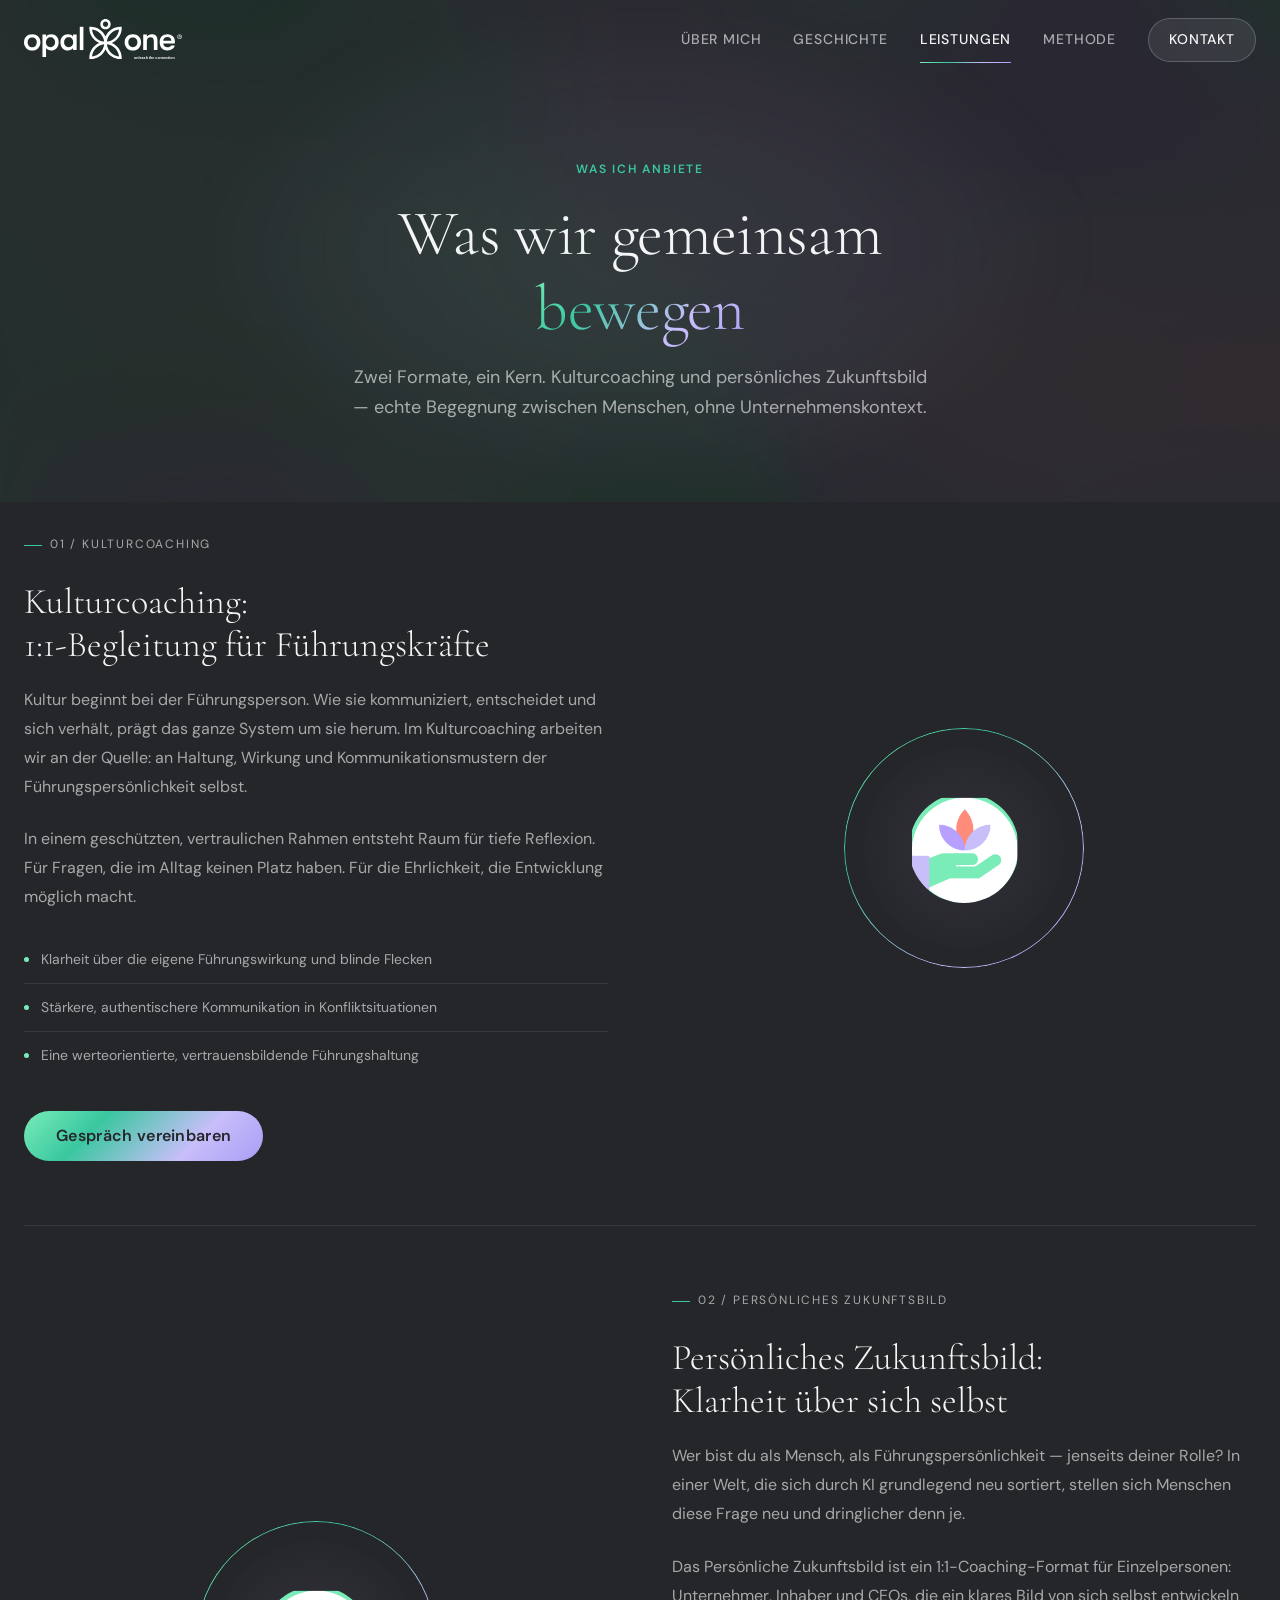
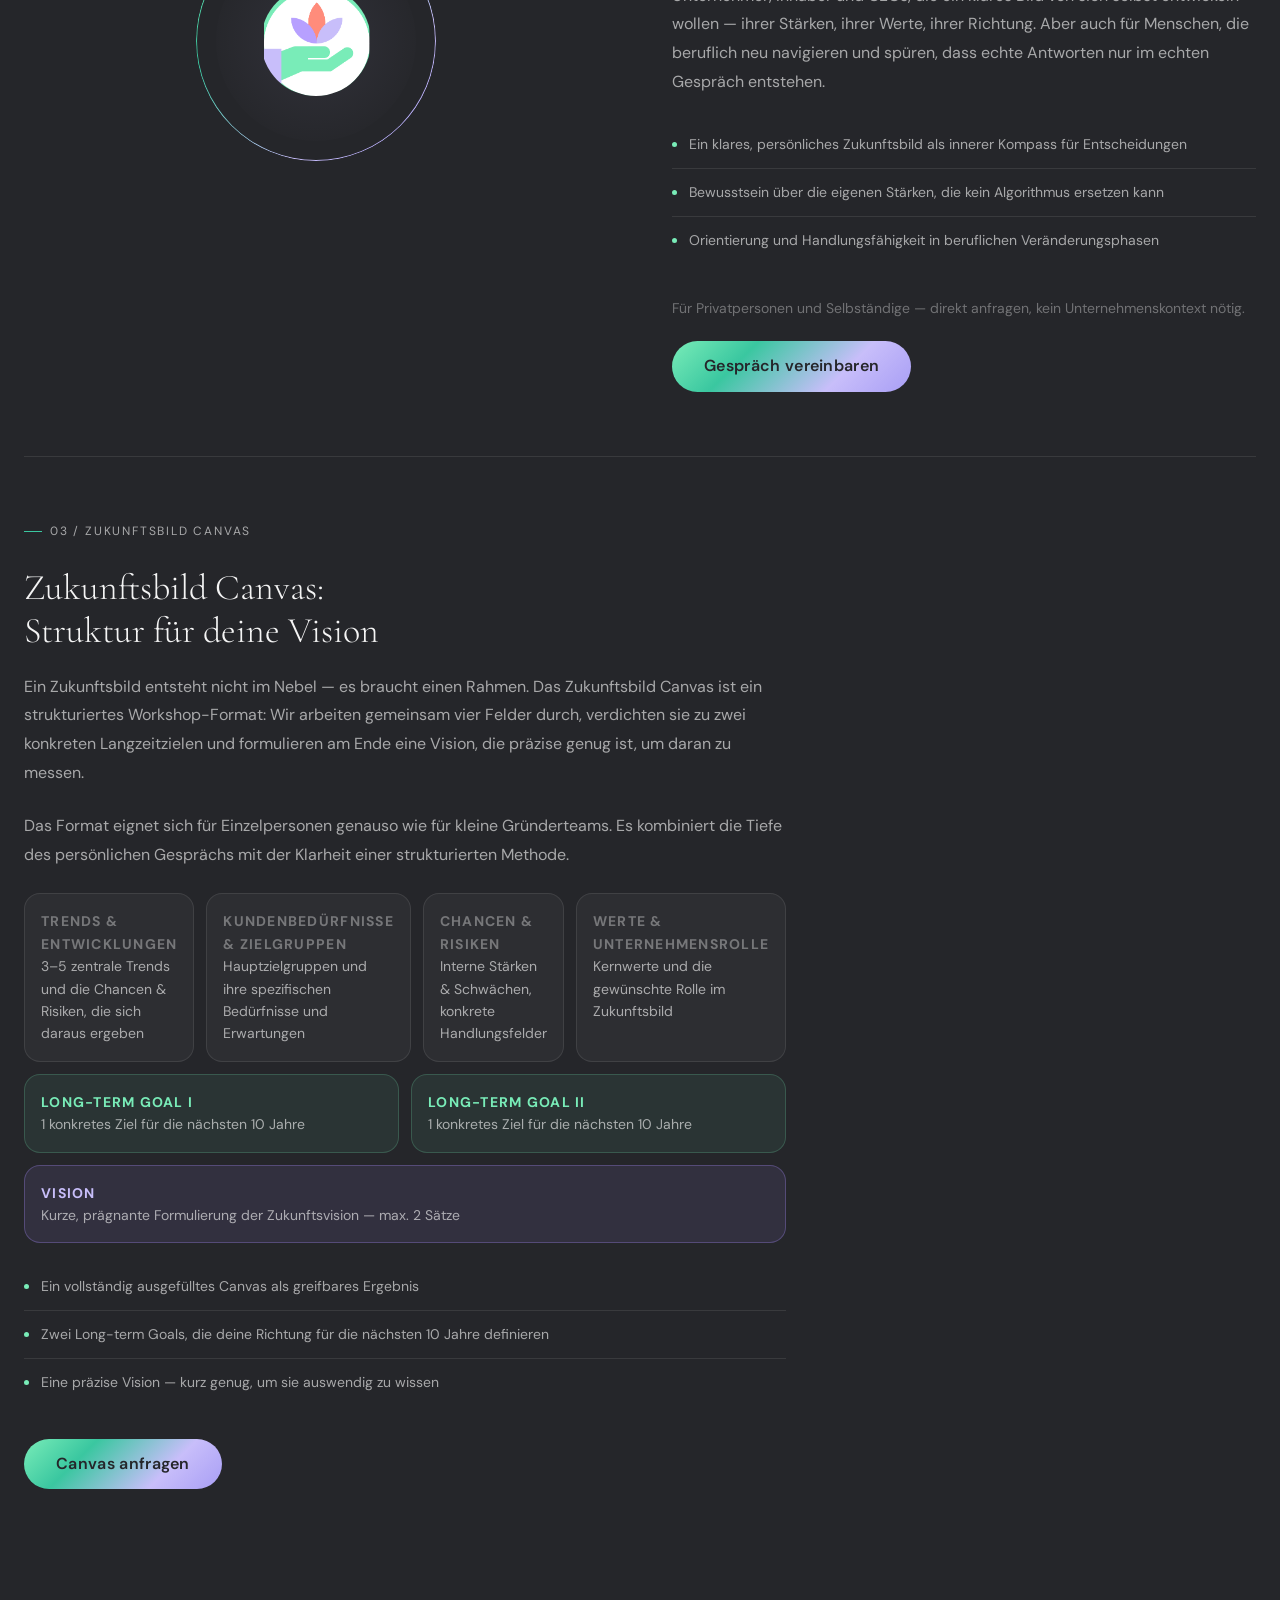
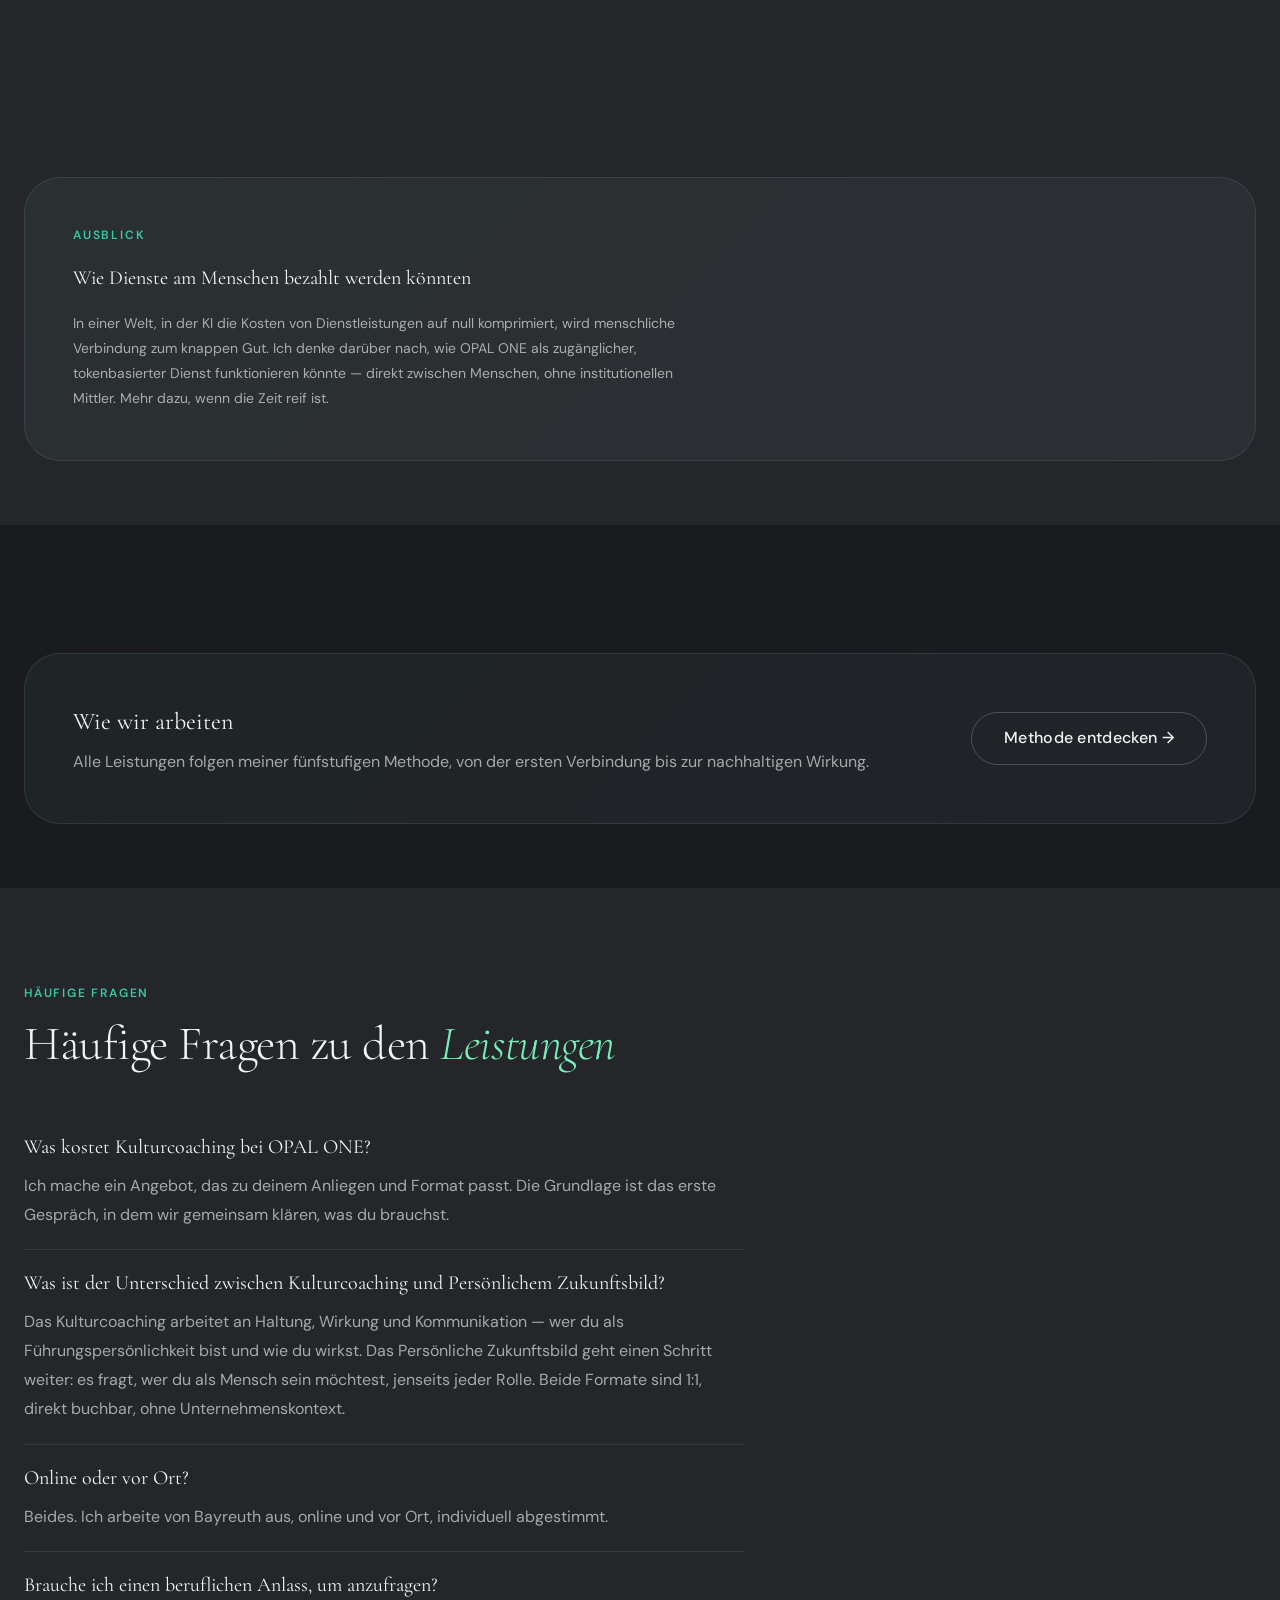
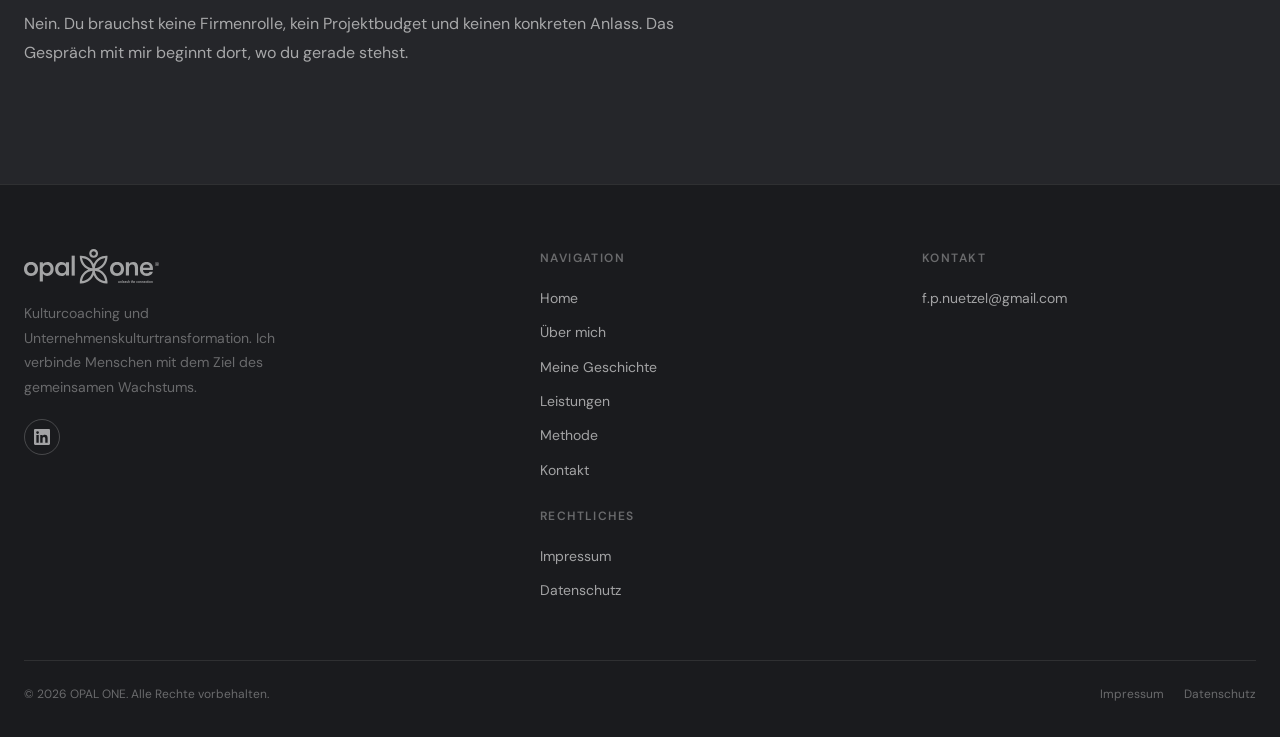
<file: leistungen.html>
<!DOCTYPE html>
<html lang="de">
<head>
  <meta charset="UTF-8">
  <meta name="viewport" content="width=device-width, initial-scale=1.0">
  <title>Leistungen: Kulturcoaching, Zukunftsbild & Canvas | OPAL ONE</title>
  <meta name="description" content="Drei Formate, ein Kern: Kulturcoaching, Persönliches Zukunftsbild und Zukunftsbild Canvas. Echte menschliche Begegnung — direkt, vertraulich, ohne Unternehmenskontext.">
  <link rel="icon" href="favicon.svg" type="image/svg+xml">
  <script type="application/ld+json">
  {"@context":"https://schema.org","@type":"FAQPage","mainEntity":[
    {"@type":"Question","name":"Was kostet Kulturcoaching bei OPAL ONE?","acceptedAnswer":{"@type":"Answer","text":"Die Kosten hängen von Format und Begleitungsdauer ab. Im ersten Gespräch klären wir dein Anliegen und ich mache dir ein passendes Angebot."}},
    {"@type":"Question","name":"Online oder vor Ort?","acceptedAnswer":{"@type":"Answer","text":"Beides. Ich arbeite von Bayreuth aus, online und vor Ort, individuell abgestimmt."}},
    {"@type":"Question","name":"Was ist der Unterschied zwischen Kulturcoaching und Persönlichem Zukunftsbild?","acceptedAnswer":{"@type":"Answer","text":"Das Kulturcoaching arbeitet an Haltung, Wirkung und Kommunikation — wer du als Führungspersönlichkeit bist und wie du wirkst. Das Persönliche Zukunftsbild geht einen Schritt weiter: es fragt, wer du als Mensch sein möchtest, jenseits jeder Rolle. Beide Formate sind 1:1, direkt buchbar und brauchen keinen Unternehmenskontext."}}
  ]}
  </script>
  <link rel="stylesheet" href="css/styles.css">
  <link rel="canonical" href="https://opal-one.de/leistungen.html">
  <style>
    .zb-canvas { display: flex; flex-direction: column; gap: var(--sp-3); margin: var(--sp-6) 0 var(--sp-5); }
    .zb-row { display: flex; gap: var(--sp-3); }
    .zb-box {
      flex: 1; background: var(--glass); border: 1px solid var(--glass-border);
      border-radius: var(--r-md); padding: var(--sp-4);
    }
    .zb-goal {
      flex: 1; background: rgba(121,236,184,0.07); border: 1px solid rgba(121,236,184,0.2);
      border-radius: var(--r-md); padding: var(--sp-4);
    }
    .zb-vision {
      flex: 1; background: rgba(167,139,250,0.1); border: 1px solid rgba(167,139,250,0.3);
      border-radius: var(--r-md); padding: var(--sp-4);
    }
    .zb-label {
      font-size: var(--text-xs); font-weight: 700; letter-spacing: 0.09em;
      text-transform: uppercase; margin-bottom: var(--sp-2);
    }
    .zb-box .zb-label { color: var(--text-muted); }
    .zb-goal .zb-label { color: var(--jade); }
    .zb-vision .zb-label { color: var(--amethyst); }
    .zb-box p, .zb-goal p, .zb-vision p {
      font-size: var(--text-sm); color: var(--text-secondary); line-height: 1.6; margin: 0;
    }
    @media (max-width: 640px) {
      .zb-row { flex-direction: column; }
    }
  </style>
  <link rel="sitemap" type="application/xml" href="https://opal-one.de/sitemap.xml">
</head>
<body>

  <!-- NAVIGATION -->
  <nav class="nav" role="navigation" aria-label="Hauptnavigation">
    <div class="nav-inner">
      <a href="index.html" class="nav-logo" aria-label="OPAL ONE – Zur Startseite">
        <img src="opal-one-logo-mit-claim.svg" alt="OPAL ONE">
      </a>
      <ul class="nav-links" role="list">
        <li><a href="ueber-uns.html">Über mich</a></li>
        <li><a href="geschichte.html">Geschichte</a></li>
        <li><a href="leistungen.html">Leistungen</a></li>
        <li><a href="methode.html">Methode</a></li>
        <li><a href="kontakt.html" class="nav-cta">Kontakt</a></li>
      </ul>
      <button class="nav-hamburger" aria-label="Menü öffnen" aria-expanded="false" aria-controls="mobile-nav">
        <span></span><span></span><span></span>
      </button>
    </div>
  </nav>

  <nav class="nav-mobile" id="mobile-nav" aria-label="Mobile Navigation">
    <a href="ueber-uns.html">Über mich</a>
    <a href="geschichte.html">Geschichte</a>
    <a href="leistungen.html">Leistungen</a>
    <a href="methode.html">Methode</a>
    <a href="kontakt.html">Kontakt</a>
  </nav>

  <main>

    <!-- PAGE HERO -->
    <section class="page-hero" aria-labelledby="page-title">
      <div class="verlauf-overlay" aria-hidden="true"></div>
      <div class="container">
        <p class="page-hero-label fade-in-up">Was ich anbiete</p>
        <h1 class="fade-in-up" id="page-title">
          Was wir gemeinsam<br><span class="text-gradient">bewegen</span>
        </h1>
        <p class="page-hero-sub fade-in-up">
          Zwei Formate, ein Kern. Kulturcoaching und persönliches Zukunftsbild — echte Begegnung zwischen Menschen, ohne Unternehmenskontext.
        </p>
      </div>
    </section>

    <!-- ═══════════════════════════════════════════
         LEISTUNGEN
    ═══════════════════════════════════════════ -->
    <section class="section leistungen-section" aria-label="Unsere Leistungen">
      <div class="container">

        <!-- 01 Kulturcoaching -->
        <article class="leistung-block fade-in-up" aria-labelledby="l1-heading">
          <div class="leistung-content">
            <p class="leistung-label">01 / Kulturcoaching</p>
            <h2 id="l1-heading">
              Kulturcoaching:<br>1:1-Begleitung für Führungskräfte
            </h2>
            <p>
              Kultur beginnt bei der Führungsperson. Wie sie kommuniziert, entscheidet und sich verhält, prägt das ganze System um sie herum. Im Kulturcoaching arbeiten wir an der Quelle: an Haltung, Wirkung und Kommunikationsmustern der Führungspersönlichkeit selbst.
            </p>
            <p>
              In einem geschützten, vertraulichen Rahmen entsteht Raum für tiefe Reflexion. Für Fragen, die im Alltag keinen Platz haben. Für die Ehrlichkeit, die Entwicklung möglich macht.
            </p>
            <ul class="leistung-outcomes" aria-label="Ergebnisse Kulturcoaching">
              <li>Klarheit über die eigene Führungswirkung und blinde Flecken</li>
              <li>Stärkere, authentischere Kommunikation in Konfliktsituationen</li>
              <li>Eine werteorientierte, vertrauensbildende Führungshaltung</li>
            </ul>
            <a href="kontakt.html" class="btn btn-primary">Gespräch vereinbaren</a>
          </div>
          <div class="leistung-visual" aria-hidden="true">
            <div class="leistung-visual-ring">
              <div class="leistung-visual-inner"><div class="opal-icon icon-lotus"></div></div>
            </div>
          </div>
        </article>

        <!-- 02 Persönliches Zukunftsbild -->
        <article class="leistung-block fade-in-up" style="direction:rtl;" aria-labelledby="l2-heading">
          <div class="leistung-content" style="direction:ltr;">
            <p class="leistung-label">02 / Persönliches Zukunftsbild</p>
            <h2 id="l2-heading">
              Persönliches Zukunftsbild:<br>Klarheit über sich selbst
            </h2>
            <p>
              Wer bist du als Mensch, als Führungspersönlichkeit — jenseits deiner Rolle? In einer Welt, die sich durch KI grundlegend neu sortiert, stellen sich Menschen diese Frage neu und dringlicher denn je.
            </p>
            <p>
              Das Persönliche Zukunftsbild ist ein 1:1-Coaching-Format für Einzelpersonen: Unternehmer, Inhaber und CEOs, die ein klares Bild von sich selbst entwickeln wollen — ihrer Stärken, ihrer Werte, ihrer Richtung. Aber auch für Menschen, die beruflich neu navigieren und spüren, dass echte Antworten nur im echten Gespräch entstehen.
            </p>
            <ul class="leistung-outcomes" aria-label="Ergebnisse Persönliches Zukunftsbild">
              <li>Ein klares, persönliches Zukunftsbild als innerer Kompass für Entscheidungen</li>
              <li>Bewusstsein über die eigenen Stärken, die kein Algorithmus ersetzen kann</li>
              <li>Orientierung und Handlungsfähigkeit in beruflichen Veränderungsphasen</li>
            </ul>
            <p style="font-size:var(--text-sm);color:var(--text-muted);margin-bottom:var(--sp-5);">
              Für Privatpersonen und Selbständige — direkt anfragen, kein Unternehmenskontext nötig.
            </p>
            <a href="kontakt.html" class="btn btn-primary">Gespräch vereinbaren</a>
          </div>
          <div class="leistung-visual" style="direction:ltr;" aria-hidden="true">
            <div class="leistung-visual-ring">
              <div class="leistung-visual-inner"><div class="opal-icon icon-lotus"></div></div>
            </div>
          </div>
        </article>

        <!-- 03 Zukunftsbild Canvas -->
        <article class="leistung-block fade-in-up" aria-labelledby="l3-heading">
          <div class="leistung-content" style="max-width:100%;">
            <p class="leistung-label">03 / Zukunftsbild Canvas</p>
            <h2 id="l3-heading">
              Zukunftsbild Canvas:<br>Struktur für deine Vision
            </h2>
            <p>
              Ein Zukunftsbild entsteht nicht im Nebel — es braucht einen Rahmen. Das Zukunftsbild Canvas ist ein strukturiertes Workshop-Format: Wir arbeiten gemeinsam vier Felder durch, verdichten sie zu zwei konkreten Langzeitzielen und formulieren am Ende eine Vision, die präzise genug ist, um daran zu messen.
            </p>
            <p>
              Das Format eignet sich für Einzelpersonen genauso wie für kleine Gründerteams. Es kombiniert die Tiefe des persönlichen Gesprächs mit der Klarheit einer strukturierten Methode.
            </p>

            <div class="zb-canvas" role="img" aria-label="Zukunftsbild Canvas Struktur">
              <div class="zb-row">
                <div class="zb-box">
                  <p class="zb-label">Trends &amp; Entwicklungen</p>
                  <p>3–5 zentrale Trends und die Chancen &amp; Risiken, die sich daraus ergeben</p>
                </div>
                <div class="zb-box">
                  <p class="zb-label">Kundenbedürfnisse &amp; Zielgruppen</p>
                  <p>Hauptzielgruppen und ihre spezifischen Bedürfnisse und Erwartungen</p>
                </div>
                <div class="zb-box">
                  <p class="zb-label">Chancen &amp; Risiken</p>
                  <p>Interne Stärken &amp; Schwächen, konkrete Handlungsfelder</p>
                </div>
                <div class="zb-box">
                  <p class="zb-label">Werte &amp; Unternehmensrolle</p>
                  <p>Kernwerte und die gewünschte Rolle im Zukunftsbild</p>
                </div>
              </div>
              <div class="zb-row">
                <div class="zb-goal">
                  <p class="zb-label">Long-term Goal I</p>
                  <p>1 konkretes Ziel für die nächsten 10 Jahre</p>
                </div>
                <div class="zb-goal">
                  <p class="zb-label">Long-term Goal II</p>
                  <p>1 konkretes Ziel für die nächsten 10 Jahre</p>
                </div>
              </div>
              <div class="zb-row">
                <div class="zb-vision">
                  <p class="zb-label">Vision</p>
                  <p>Kurze, prägnante Formulierung der Zukunftsvision — max. 2 Sätze</p>
                </div>
              </div>
            </div>

            <ul class="leistung-outcomes" aria-label="Ergebnisse Zukunftsbild Canvas">
              <li>Ein vollständig ausgefülltes Canvas als greifbares Ergebnis</li>
              <li>Zwei Long-term Goals, die deine Richtung für die nächsten 10 Jahre definieren</li>
              <li>Eine präzise Vision — kurz genug, um sie auswendig zu wissen</li>
            </ul>
            <a href="kontakt.html" class="btn btn-primary">Canvas anfragen</a>
          </div>
        </article>

      </div>
    </section>

    <!-- ═══════════════════════════════════════════
         AUSBLICK
    ═══════════════════════════════════════════ -->
    <section class="section-sm" aria-labelledby="ausblick-heading">
      <div class="container">
        <div class="process-teaser fade-in-up" style="align-items:flex-start;flex-direction:column;gap:var(--sp-4);">
          <p class="section-label" style="margin:0;">Ausblick</p>
          <h3 id="ausblick-heading" style="font-family:var(--font-heading);font-size:var(--text-xl);font-weight:400;color:var(--text-primary);margin:0;">Wie Dienste am Menschen bezahlt werden könnten</h3>
          <p style="font-size:var(--text-sm);color:var(--text-secondary);line-height:1.8;max-width:640px;margin:0;">
            In einer Welt, in der KI die Kosten von Dienstleistungen auf null komprimiert, wird menschliche Verbindung zum knappen Gut. Ich denke darüber nach, wie OPAL ONE als zugänglicher, tokenbasierter Dienst funktionieren könnte — direkt zwischen Menschen, ohne institutionellen Mittler. Mehr dazu, wenn die Zeit reif ist.
          </p>
        </div>
      </div>
    </section>

    <!-- ═══════════════════════════════════════════
         PROCESS TEASER
    ═══════════════════════════════════════════ -->
    <section class="section-sm section-dark" aria-labelledby="process-teaser-heading">
      <div class="container">
        <div class="process-teaser fade-in-up">
          <div class="process-teaser-text">
            <h3 id="process-teaser-heading">Wie wir arbeiten</h3>
            <p>Alle Leistungen folgen meiner fünfstufigen Methode, von der ersten Verbindung bis zur nachhaltigen Wirkung.</p>
          </div>
          <a href="methode.html" class="btn btn-ghost" style="flex-shrink:0;">Methode entdecken &rarr;</a>
        </div>
      </div>
    </section>

    <!-- ═══════════════════════════════════════════
         FAQ
    ═══════════════════════════════════════════ -->
    <section class="section" aria-labelledby="faq-leist-heading">
      <div class="container">
        <span class="section-label fade-in-up">Häufige Fragen</span>
        <h2 class="section-title fade-in-up" id="faq-leist-heading">
          Häufige Fragen zu den <em>Leistungen</em>
        </h2>
        <div class="faq-wrap">
          <div class="faq-item fade-in-up">
            <p class="faq-q">Was kostet Kulturcoaching bei OPAL ONE?</p>
            <p class="faq-a">Ich mache ein Angebot, das zu deinem Anliegen und Format passt. Die Grundlage ist das erste Gespräch, in dem wir gemeinsam klären, was du brauchst.</p>
          </div>
          <div class="faq-item fade-in-up">
            <p class="faq-q">Was ist der Unterschied zwischen Kulturcoaching und Persönlichem Zukunftsbild?</p>
            <p class="faq-a">Das Kulturcoaching arbeitet an Haltung, Wirkung und Kommunikation — wer du als Führungspersönlichkeit bist und wie du wirkst. Das Persönliche Zukunftsbild geht einen Schritt weiter: es fragt, wer du als Mensch sein möchtest, jenseits jeder Rolle. Beide Formate sind 1:1, direkt buchbar, ohne Unternehmenskontext.</p>
          </div>
          <div class="faq-item fade-in-up">
            <p class="faq-q">Online oder vor Ort?</p>
            <p class="faq-a">Beides. Ich arbeite von Bayreuth aus, online und vor Ort, individuell abgestimmt.</p>
          </div>
          <div class="faq-item fade-in-up">
            <p class="faq-q">Brauche ich einen beruflichen Anlass, um anzufragen?</p>
            <p class="faq-a">Nein. Du brauchst keine Firmenrolle, kein Projektbudget und keinen konkreten Anlass. Das Gespräch mit mir beginnt dort, wo du gerade stehst.</p>
          </div>
        </div>
      </div>
    </section>

  </main>

  <!-- FOOTER -->
  <footer class="footer">
    <div class="container">
      <div class="footer-grid">
        <div class="footer-brand">
          <img src="opal-one-logo-mit-claim.svg" alt="OPAL ONE" class="footer-logo">
          <p>Kulturcoaching und Unternehmenskulturtransformation. Ich verbinde Menschen mit dem Ziel des gemeinsamen Wachstums.</p>
          <div class="footer-social">
            <a href="https://www.linkedin.com/in/florian-n%C3%BCtzel-49bb23102/" target="_blank" rel="noopener noreferrer" aria-label="Florian Nützel auf LinkedIn">
              <svg viewBox="0 0 24 24" xmlns="http://www.w3.org/2000/svg"><path d="M20.447 20.452h-3.554v-5.569c0-1.328-.027-3.037-1.852-3.037-1.853 0-2.136 1.445-2.136 2.939v5.667H9.351V9h3.414v1.561h.046c.477-.9 1.637-1.85 3.37-1.85 3.601 0 4.267 2.37 4.267 5.455v6.286zM5.337 7.433a2.062 2.062 0 0 1-2.063-2.065 2.064 2.064 0 1 1 2.063 2.065zm1.782 13.019H3.555V9h3.564v11.452zM22.225 0H1.771C.792 0 0 .774 0 1.729v20.542C0 23.227.792 24 1.771 24h20.451C23.2 24 24 23.227 24 22.271V1.729C24 .774 23.2 0 22.222 0h.003z"/></svg>
            </a>
          </div>
        </div>
        <div class="footer-col">
          <h4>Navigation</h4>
          <ul>
            <li><a href="index.html">Home</a></li>
            <li><a href="ueber-uns.html">Über mich</a></li>
            <li><a href="geschichte.html">Meine Geschichte</a></li>
            <li><a href="leistungen.html">Leistungen</a></li>
            <li><a href="methode.html">Methode</a></li>
            <li><a href="kontakt.html">Kontakt</a></li>
          </ul>
          <h4 style="margin-top:var(--sp-6);">Rechtliches</h4>
          <ul>
            <li><a href="impressum.html">Impressum</a></li>
            <li><a href="datenschutz.html">Datenschutz</a></li>
          </ul>
        </div>
        <div class="footer-col">
          <h4>Kontakt</h4>
          <ul>
            <li><a href="mailto:f.p.nuetzel@gmail.com">f.p.nuetzel@gmail.com</a></li>
          </ul>
        </div>
      </div>
      <div class="footer-bottom">
        <p>&copy; 2026 OPAL ONE. Alle Rechte vorbehalten.</p>
        <div class="footer-legal">
          <a href="impressum.html">Impressum</a>
          <a href="datenschutz.html">Datenschutz</a>

        </div>
      </div>
    </div>
  </footer>

  <script src="js/main.js"></script>
</body>
</html>
</file>
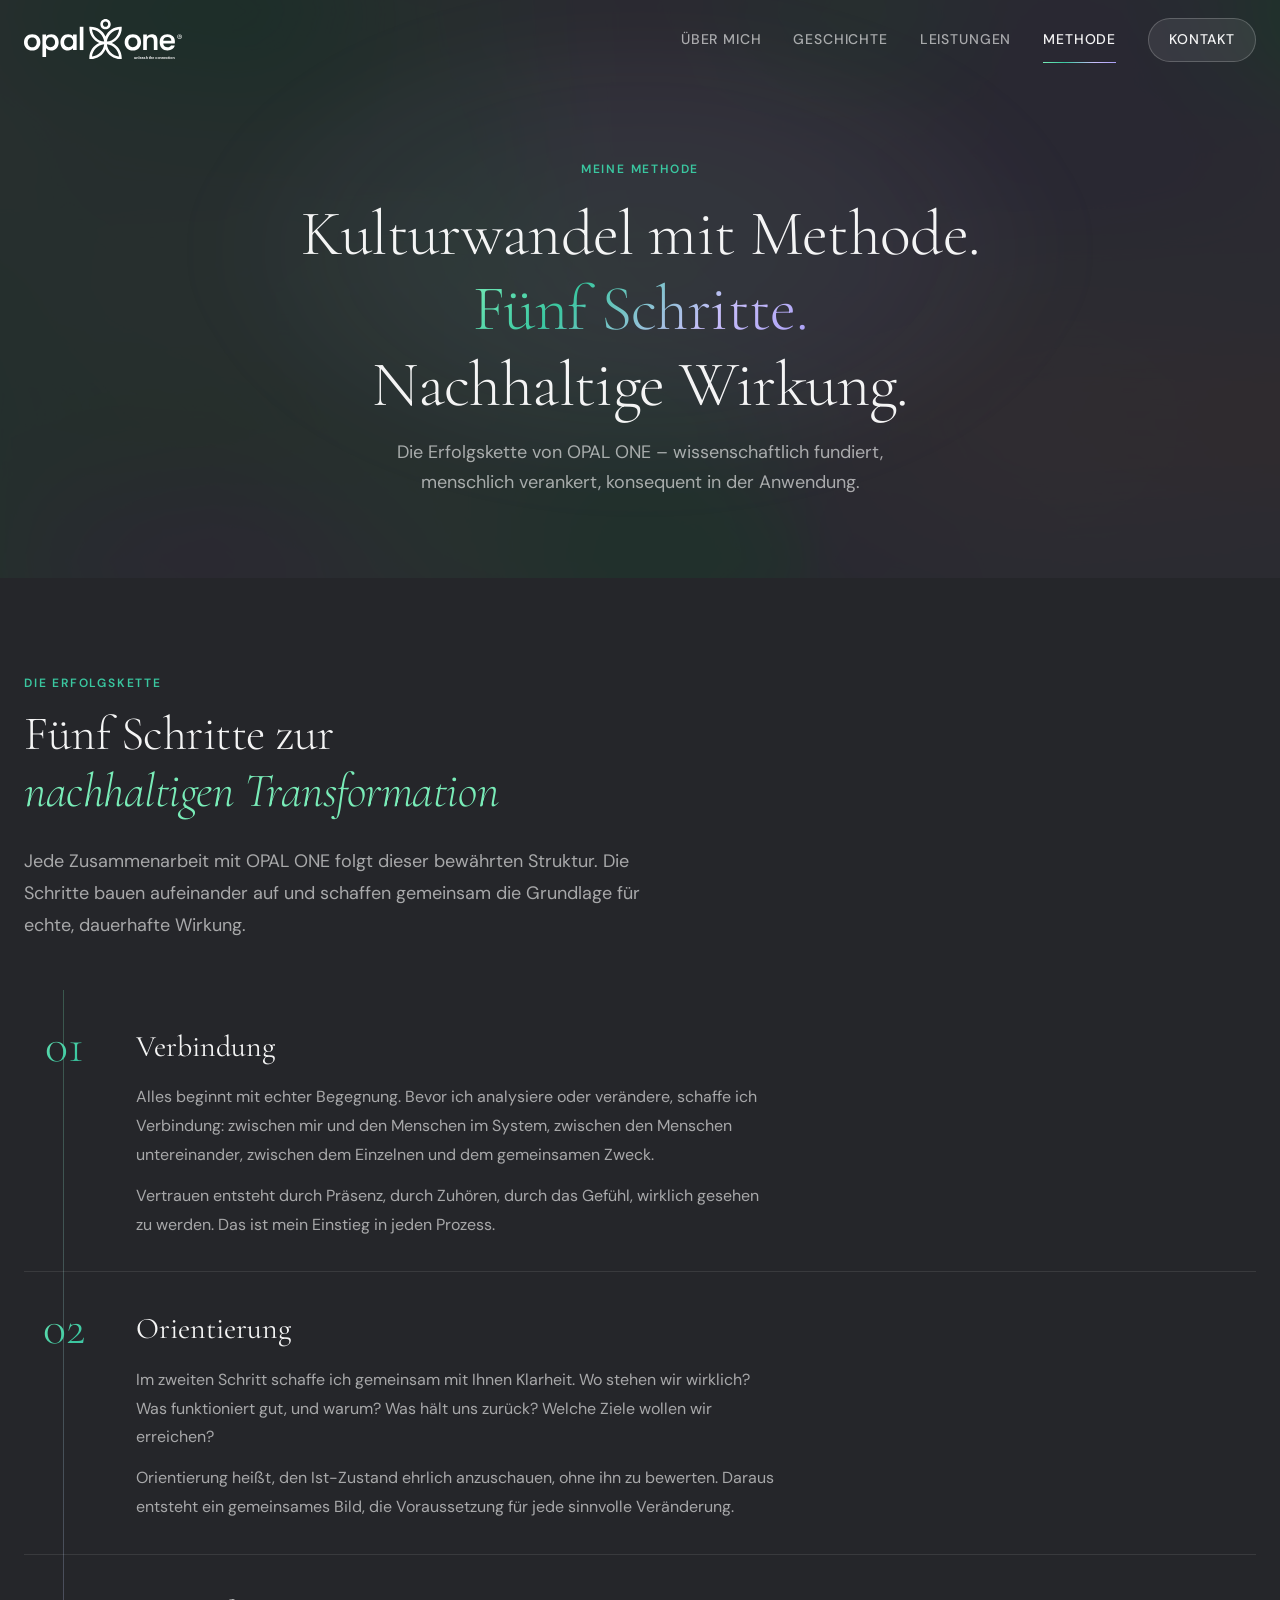
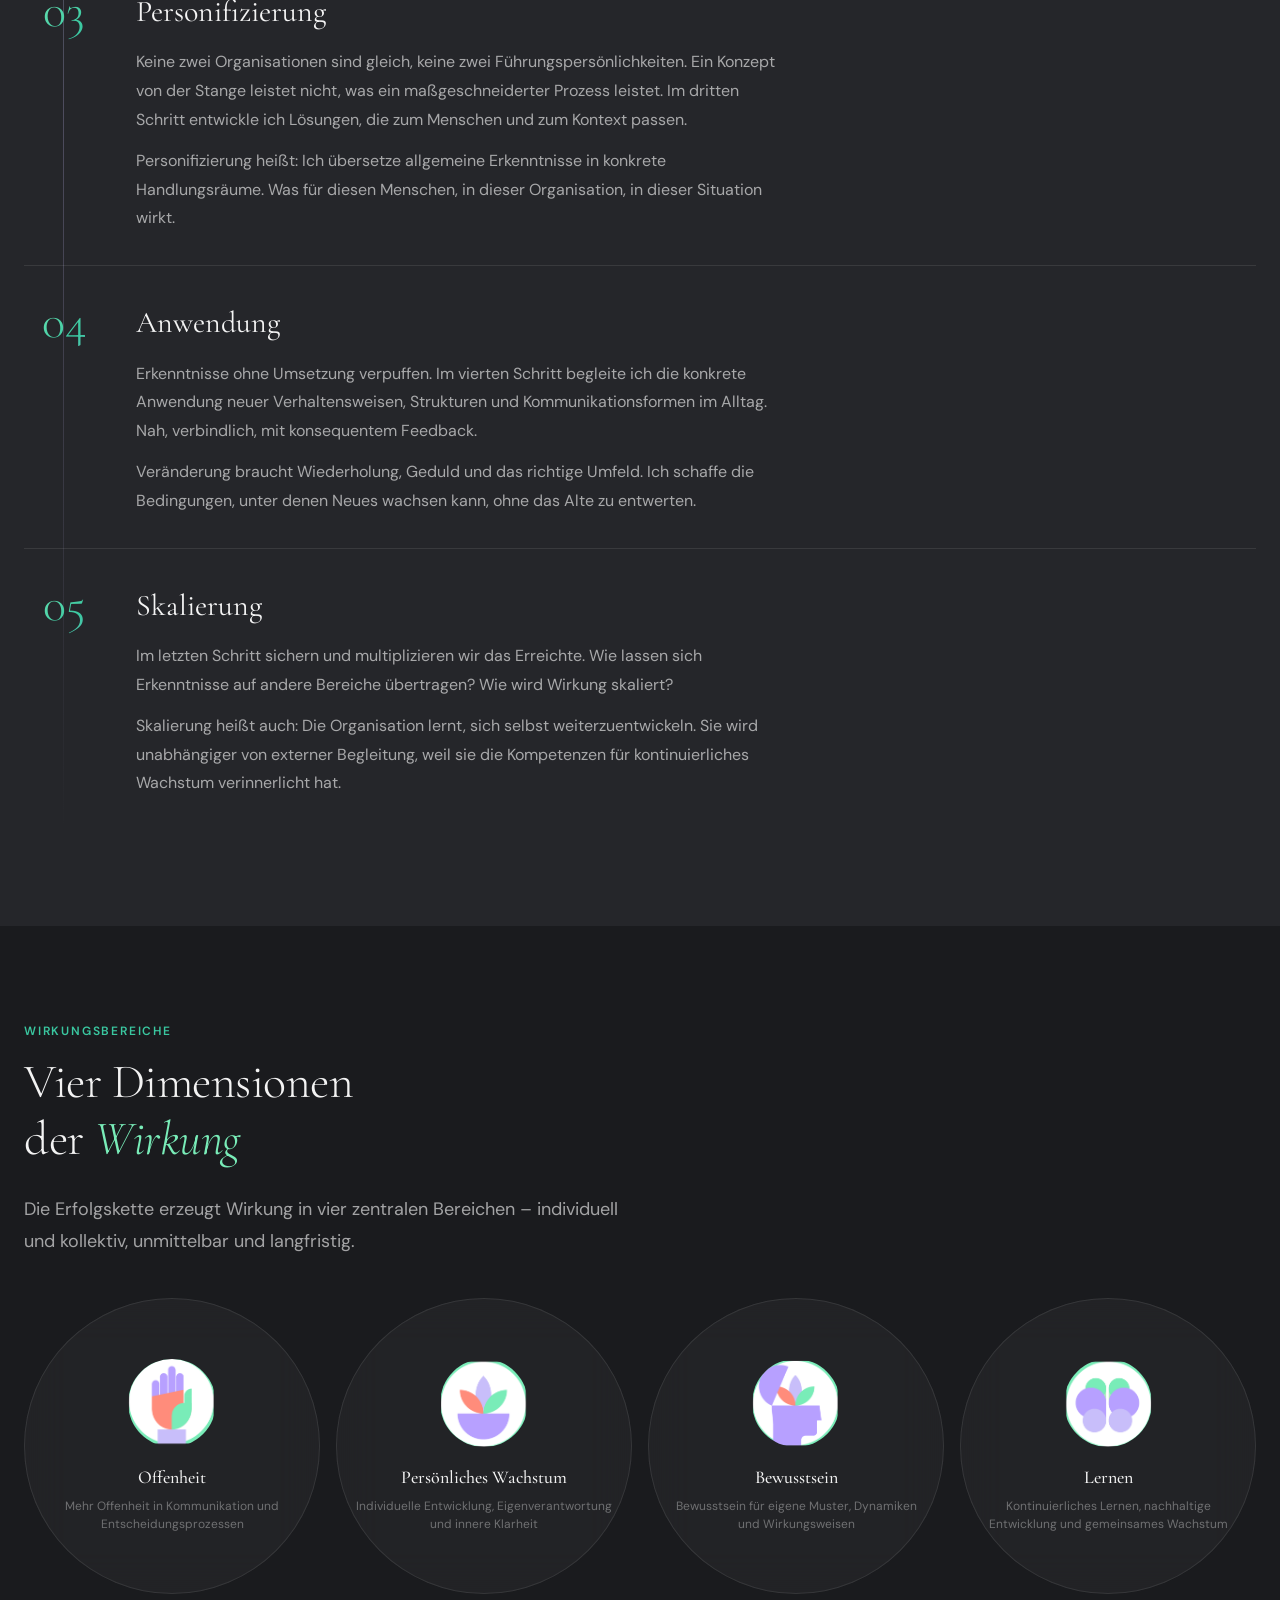
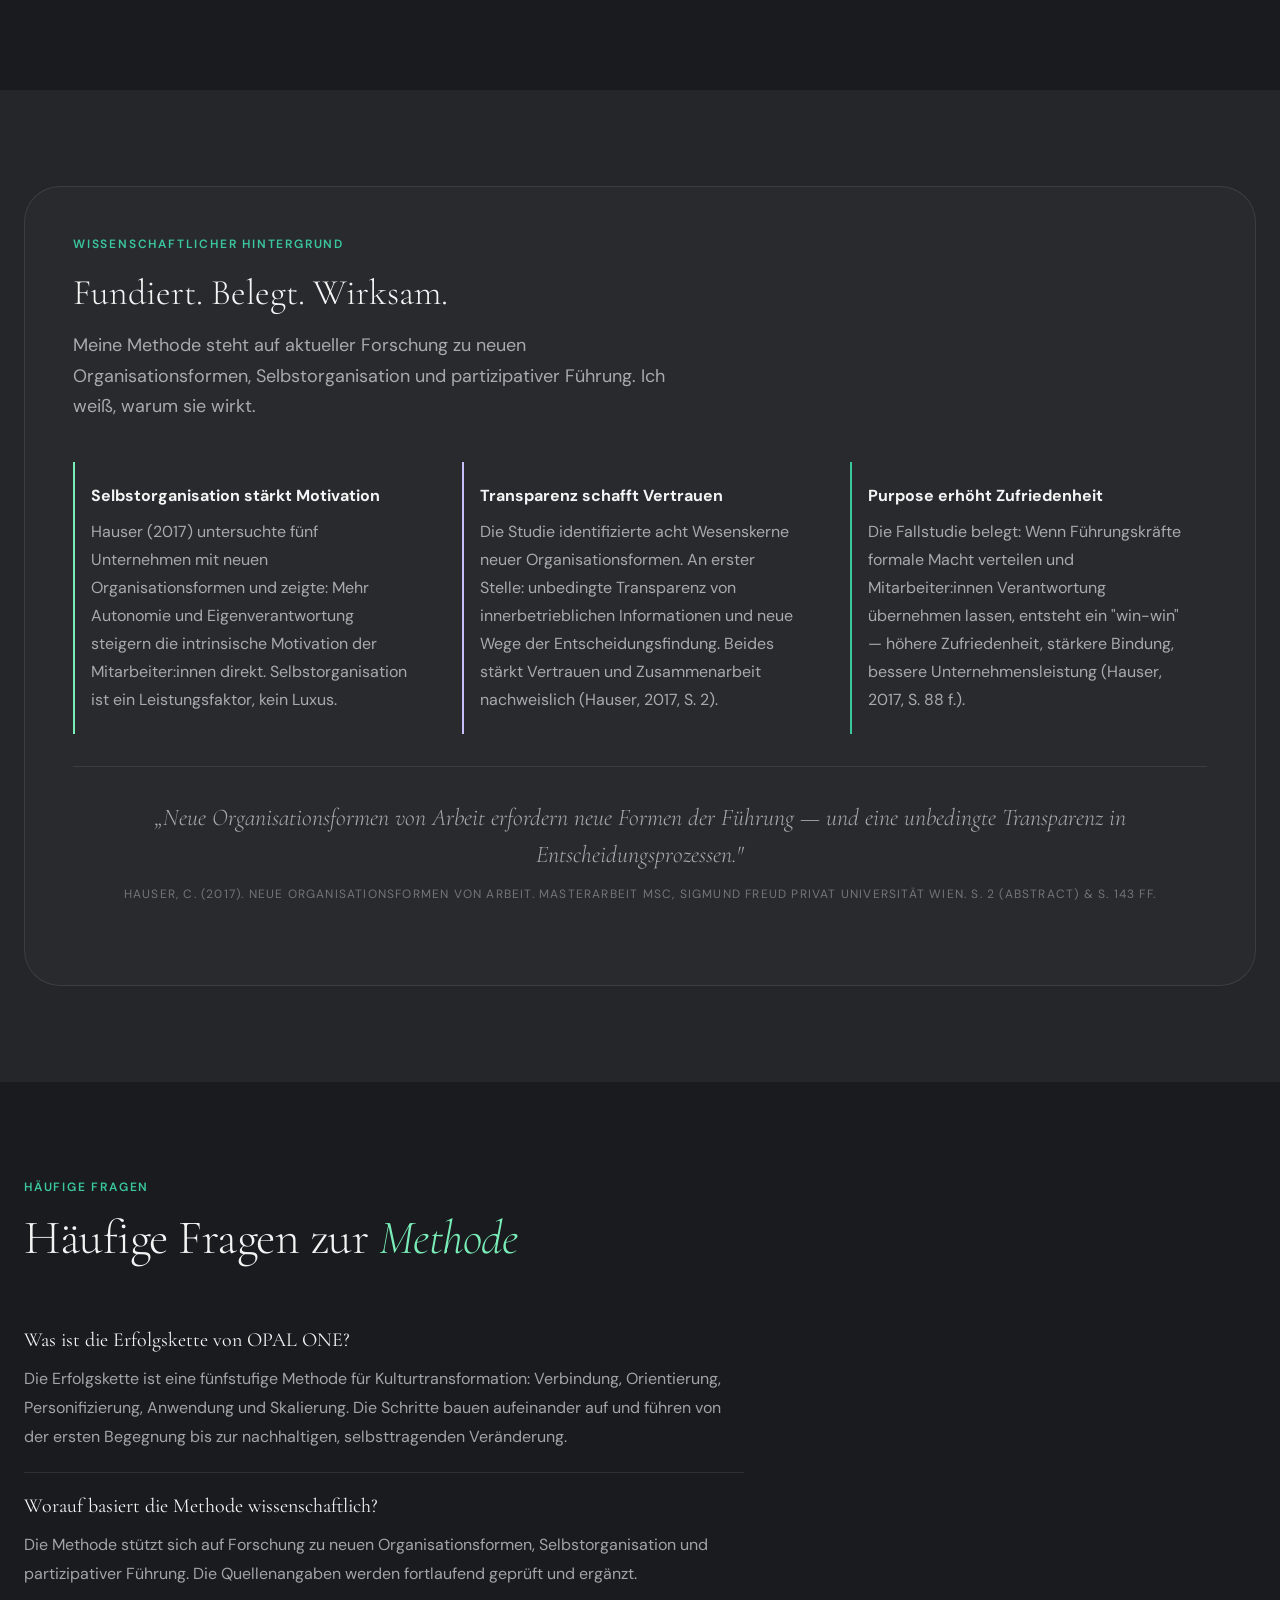
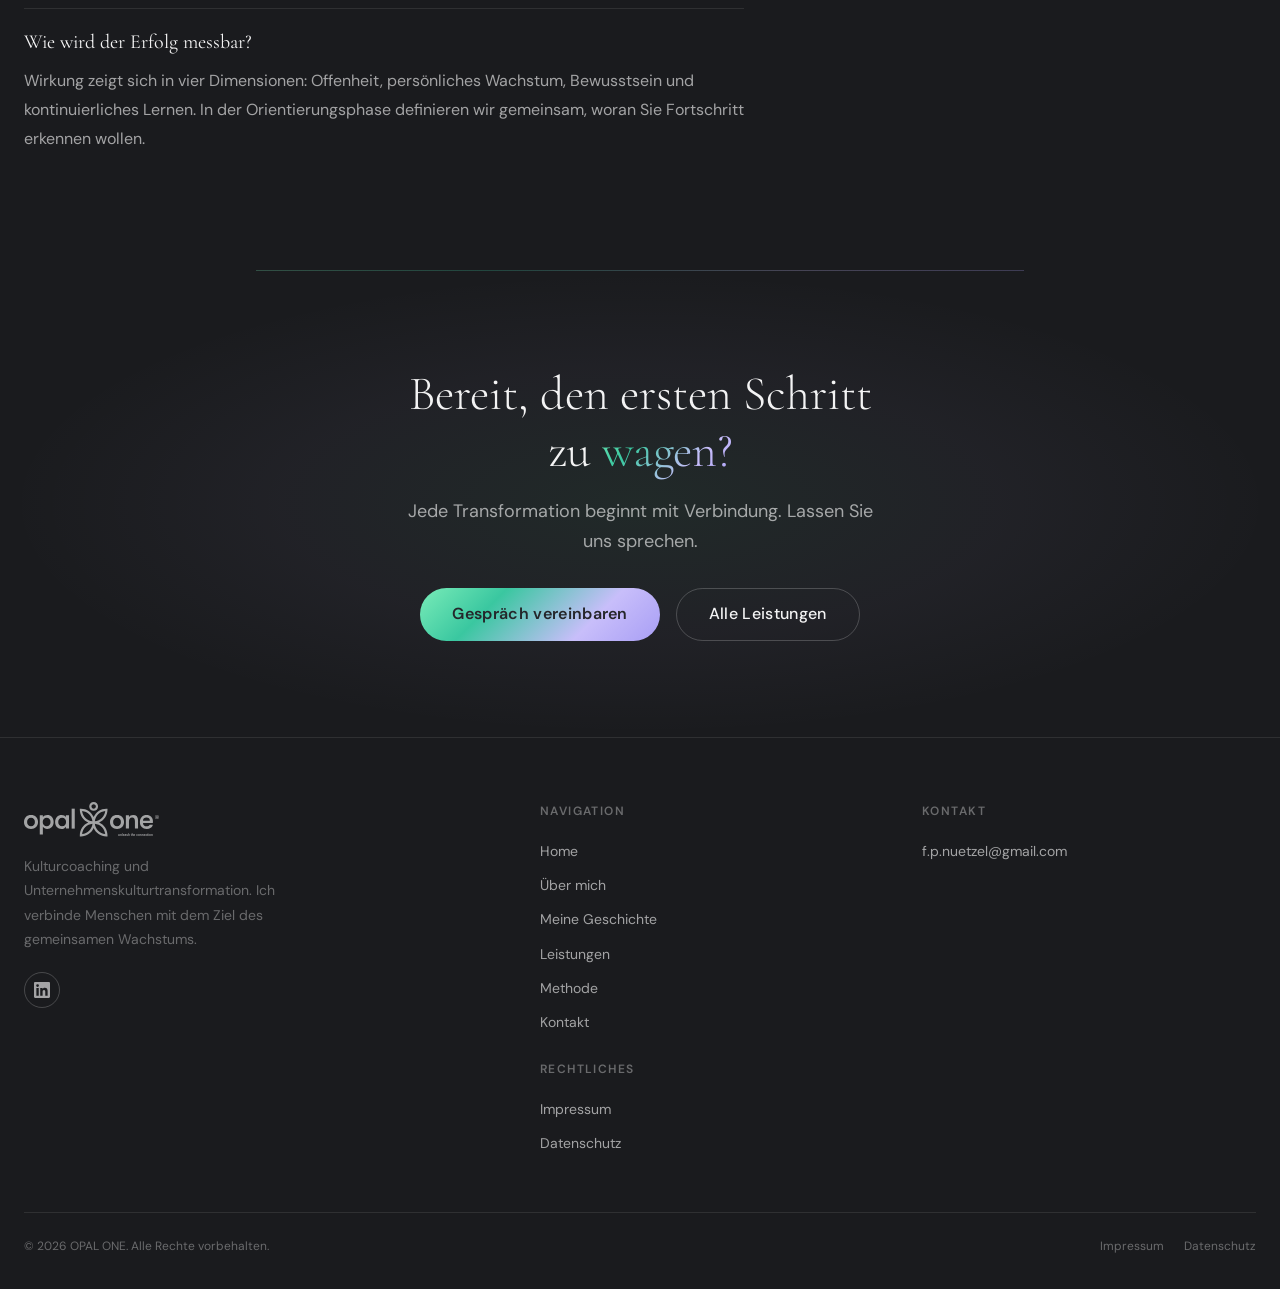
<file: methode.html>
<!DOCTYPE html>
<html lang="de">
<head>
  <meta charset="UTF-8">
  <meta name="viewport" content="width=device-width, initial-scale=1.0">
  <title>Methode: Die Erfolgskette in 5 Schritten | OPAL ONE</title>
  <meta name="description" content="Die Erfolgskette von OPAL ONE: fünf wissenschaftlich fundierte Schritte von der Verbindung bis zur Skalierung. Eine Methode für Kulturtransformation, die nachhaltig wirkt.">
  <link rel="icon" href="favicon.svg" type="image/svg+xml">
  <script type="application/ld+json">
  {"@context":"https://schema.org","@type":"FAQPage","mainEntity":[
    {"@type":"Question","name":"Was ist die Erfolgskette von OPAL ONE?","acceptedAnswer":{"@type":"Answer","text":"Die Erfolgskette ist eine fünfstufige Methode für Kulturtransformation: Verbindung, Orientierung, Personifizierung, Anwendung und Skalierung. Die Schritte bauen aufeinander auf und führen von der ersten Begegnung bis zur nachhaltigen, selbsttragenden Veränderung."}},
    {"@type":"Question","name":"Wie wird der Erfolg messbar?","acceptedAnswer":{"@type":"Answer","text":"Wirkung zeigt sich in vier Dimensionen: Offenheit, persönliches Wachstum, Bewusstsein und kontinuierliches Lernen. In der Orientierungsphase definieren wir gemeinsam, woran Sie Fortschritt erkennen wollen."}}
  ]}
  </script>
  <link rel="stylesheet" href="css/styles.css">
  <link rel="canonical" href="https://opal-one.de/methode.html">
  <link rel="sitemap" type="application/xml" href="https://opal-one.de/sitemap.xml">
</head>
<body>

  <!-- NAVIGATION -->
  <nav class="nav" role="navigation" aria-label="Hauptnavigation">
    <div class="nav-inner">
      <a href="index.html" class="nav-logo" aria-label="OPAL ONE – Zur Startseite">
        <img src="opal-one-logo-mit-claim.svg" alt="OPAL ONE">
      </a>
      <ul class="nav-links" role="list">
        <li><a href="ueber-uns.html">Über mich</a></li>
        <li><a href="geschichte.html">Geschichte</a></li>
        <li><a href="leistungen.html">Leistungen</a></li>
        <li><a href="methode.html">Methode</a></li>
        <li><a href="kontakt.html" class="nav-cta">Kontakt</a></li>
      </ul>
      <button class="nav-hamburger" aria-label="Menü öffnen" aria-expanded="false" aria-controls="mobile-nav">
        <span></span><span></span><span></span>
      </button>
    </div>
  </nav>

  <nav class="nav-mobile" id="mobile-nav" aria-label="Mobile Navigation">
    <a href="ueber-uns.html">Über mich</a>
    <a href="geschichte.html">Geschichte</a>
    <a href="leistungen.html">Leistungen</a>
    <a href="methode.html">Methode</a>
    <a href="kontakt.html">Kontakt</a>
  </nav>

  <main>

    <!-- PAGE HERO -->
    <section class="page-hero" aria-labelledby="page-title">
      <div class="verlauf-overlay" aria-hidden="true"></div>
      <div class="container">
        <p class="page-hero-label fade-in-up">Meine Methode</p>
        <h1 class="fade-in-up" id="page-title">
          Kulturwandel mit Methode.<br><span class="text-gradient">Fünf Schritte.</span><br>Nachhaltige Wirkung.
        </h1>
        <p class="page-hero-sub fade-in-up">
          Die Erfolgskette von OPAL ONE – wissenschaftlich fundiert, menschlich verankert, konsequent in der Anwendung.
        </p>
      </div>
    </section>

    <!-- ═══════════════════════════════════════════
         DIE ERFOLGSKETTE
    ═══════════════════════════════════════════ -->
    <section class="section" aria-labelledby="kette-heading">
      <div class="container">
        <span class="section-label fade-in-up">Die Erfolgskette</span>
        <h2 class="section-title fade-in-up" id="kette-heading">
          Fünf Schritte zur<br><em>nachhaltigen Transformation</em>
        </h2>
        <p class="section-body fade-in-up">
          Jede Zusammenarbeit mit OPAL ONE folgt dieser bewährten Struktur. Die Schritte bauen aufeinander auf und schaffen gemeinsam die Grundlage für echte, dauerhafte Wirkung.
        </p>

        <ol class="erfolgskette-full" role="list">

          <!-- Schritt 01 -->
          <li class="erfolgskette-full-step fade-in-up">
            <div class="erfolgskette-full-num" aria-hidden="true">01</div>
            <div class="erfolgskette-full-content">
              <h3>Verbindung</h3>
              <p>
                Alles beginnt mit echter Begegnung. Bevor ich analysiere oder verändere, schaffe ich Verbindung: zwischen mir und den Menschen im System, zwischen den Menschen untereinander, zwischen dem Einzelnen und dem gemeinsamen Zweck.
              </p>
              <p style="margin-top:var(--sp-3);">
                Vertrauen entsteht durch Präsenz, durch Zuhören, durch das Gefühl, wirklich gesehen zu werden. Das ist mein Einstieg in jeden Prozess.
              </p>
            </div>
          </li>

          <!-- Schritt 02 -->
          <li class="erfolgskette-full-step fade-in-up">
            <div class="erfolgskette-full-num" aria-hidden="true">02</div>
            <div class="erfolgskette-full-content">
              <h3>Orientierung</h3>
              <p>
                Im zweiten Schritt schaffe ich gemeinsam mit Ihnen Klarheit. Wo stehen wir wirklich? Was funktioniert gut, und warum? Was hält uns zurück? Welche Ziele wollen wir erreichen?
              </p>
              <p style="margin-top:var(--sp-3);">
                Orientierung heißt, den Ist-Zustand ehrlich anzuschauen, ohne ihn zu bewerten. Daraus entsteht ein gemeinsames Bild, die Voraussetzung für jede sinnvolle Veränderung.
              </p>
            </div>
          </li>

          <!-- Schritt 03 -->
          <li class="erfolgskette-full-step fade-in-up">
            <div class="erfolgskette-full-num" aria-hidden="true">03</div>
            <div class="erfolgskette-full-content">
              <h3>Personifizierung</h3>
              <p>
                Keine zwei Organisationen sind gleich, keine zwei Führungspersönlichkeiten. Ein Konzept von der Stange leistet nicht, was ein maßgeschneiderter Prozess leistet. Im dritten Schritt entwickle ich Lösungen, die zum Menschen und zum Kontext passen.
              </p>
              <p style="margin-top:var(--sp-3);">
                Personifizierung heißt: Ich übersetze allgemeine Erkenntnisse in konkrete Handlungsräume. Was für diesen Menschen, in dieser Organisation, in dieser Situation wirkt.
              </p>
            </div>
          </li>

          <!-- Schritt 04 -->
          <li class="erfolgskette-full-step fade-in-up">
            <div class="erfolgskette-full-num" aria-hidden="true">04</div>
            <div class="erfolgskette-full-content">
              <h3>Anwendung</h3>
              <p>
                Erkenntnisse ohne Umsetzung verpuffen. Im vierten Schritt begleite ich die konkrete Anwendung neuer Verhaltensweisen, Strukturen und Kommunikationsformen im Alltag. Nah, verbindlich, mit konsequentem Feedback.
              </p>
              <p style="margin-top:var(--sp-3);">
                Veränderung braucht Wiederholung, Geduld und das richtige Umfeld. Ich schaffe die Bedingungen, unter denen Neues wachsen kann, ohne das Alte zu entwerten.
              </p>
            </div>
          </li>

          <!-- Schritt 05 -->
          <li class="erfolgskette-full-step fade-in-up">
            <div class="erfolgskette-full-num" aria-hidden="true">05</div>
            <div class="erfolgskette-full-content">
              <h3>Skalierung</h3>
              <p>
                Im letzten Schritt sichern und multiplizieren wir das Erreichte. Wie lassen sich Erkenntnisse auf andere Bereiche übertragen? Wie wird Wirkung skaliert?
              </p>
              <p style="margin-top:var(--sp-3);">
                Skalierung heißt auch: Die Organisation lernt, sich selbst weiterzuentwickeln. Sie wird unabhängiger von externer Begleitung, weil sie die Kompetenzen für kontinuierliches Wachstum verinnerlicht hat.
              </p>
            </div>
          </li>

        </ol>
      </div>
    </section>

    <!-- ═══════════════════════════════════════════
         IMPACT AREAS
    ═══════════════════════════════════════════ -->
    <section class="section section-dark" aria-labelledby="impact-heading">
      <div class="container">
        <span class="section-label fade-in-up">Wirkungsbereiche</span>
        <h2 class="section-title fade-in-up" id="impact-heading">
          Vier Dimensionen<br>der <em>Wirkung</em>
        </h2>
        <p class="section-body fade-in-up">
          Die Erfolgskette erzeugt Wirkung in vier zentralen Bereichen – individuell und kollektiv, unmittelbar und langfristig.
        </p>

        <div class="impact-grid">
          <!-- Offenheit -->
          <div class="impact-tile glass-card fade-in-up">
            <div class="impact-tile-icon" aria-hidden="true"><div class="opal-icon sz-sm icon-eye"></div></div>
            <h4>Offenheit</h4>
            <p>Mehr Offenheit in Kommunikation und Entscheidungsprozessen</p>
          </div>

          <!-- Persönliches Wachstum -->
          <div class="impact-tile glass-card fade-in-up">
            <div class="impact-tile-icon" aria-hidden="true"><div class="opal-icon sz-sm icon-plants-hand"></div></div>
            <h4>Persönliches Wachstum</h4>
            <p>Individuelle Entwicklung, Eigenverantwortung und innere Klarheit</p>
          </div>

          <!-- Bewusstsein -->
          <div class="impact-tile glass-card fade-in-up">
            <div class="impact-tile-icon" aria-hidden="true"><div class="opal-icon sz-sm icon-open-head"></div></div>
            <h4>Bewusstsein</h4>
            <p>Bewusstsein für eigene Muster, Dynamiken und Wirkungsweisen</p>
          </div>

          <!-- Lernen -->
          <div class="impact-tile glass-card fade-in-up">
            <div class="impact-tile-icon" aria-hidden="true"><div class="opal-icon sz-sm icon-butterfly"></div></div>
            <h4>Lernen</h4>
            <p>Kontinuierliches Lernen, nachhaltige Entwicklung und gemeinsames Wachstum</p>
          </div>
        </div>
      </div>
    </section>

    <!-- ═══════════════════════════════════════════
         WISSENSCHAFTLICHER HINTERGRUND
    ═══════════════════════════════════════════ -->
    <section class="section" aria-labelledby="research-heading">
      <div class="container">
        <div class="research-section fade-in-up">
          <span class="section-label">Wissenschaftlicher Hintergrund</span>
          <h2 id="research-heading">Fundiert. Belegt. Wirksam.</h2>
          <p class="research-lead">
            Meine Methode steht auf aktueller Forschung zu neuen Organisationsformen, Selbstorganisation und partizipativer Führung. Ich weiß, warum sie wirkt.
          </p>

          <div class="research-points">
            <div class="research-point">
              <p>
                <strong style="color:var(--text-primary);display:block;margin-bottom:var(--sp-2);">Selbstorganisation stärkt Motivation</strong>
                Hauser (2017) untersuchte fünf Unternehmen mit neuen Organisationsformen und zeigte: Mehr Autonomie und Eigenverantwortung steigern die intrinsische Motivation der Mitarbeiter:innen direkt. Selbstorganisation ist ein Leistungsfaktor, kein Luxus.
              </p>
            </div>
            <div class="research-point">
              <p>
                <strong style="color:var(--text-primary);display:block;margin-bottom:var(--sp-2);">Transparenz schafft Vertrauen</strong>
                Die Studie identifizierte acht Wesenskerne neuer Organisationsformen. An erster Stelle: unbedingte Transparenz von innerbetrieblichen Informationen und neue Wege der Entscheidungsfindung. Beides stärkt Vertrauen und Zusammenarbeit nachweislich (Hauser, 2017, S. 2).
              </p>
            </div>
            <div class="research-point">
              <p>
                <strong style="color:var(--text-primary);display:block;margin-bottom:var(--sp-2);">Purpose erhöht Zufriedenheit</strong>
                Die Fallstudie belegt: Wenn Führungskräfte formale Macht verteilen und Mitarbeiter:innen Verantwortung übernehmen lassen, entsteht ein "win-win" — höhere Zufriedenheit, stärkere Bindung, bessere Unternehmensleistung (Hauser, 2017, S. 88 f.).
              </p>
            </div>
          </div>

          <div class="research-quote">
            <blockquote>
              „Neue Organisationsformen von Arbeit erfordern neue Formen der Führung — und eine unbedingte Transparenz in Entscheidungsprozessen."
            </blockquote>
            <cite>Hauser, C. (2017). Neue Organisationsformen von Arbeit. Masterarbeit MSc, Sigmund Freud Privat Universität Wien. S. 2 (Abstract) &amp; S. 143 ff.</cite>
          </div>
        </div>
      </div>
    </section>

    <!-- ═══════════════════════════════════════════
         FAQ
    ═══════════════════════════════════════════ -->
    <section class="section section-dark" aria-labelledby="faq-methode-heading">
      <div class="container">
        <span class="section-label fade-in-up">Häufige Fragen</span>
        <h2 class="section-title fade-in-up" id="faq-methode-heading">
          Häufige Fragen zur <em>Methode</em>
        </h2>
        <div class="faq-wrap">
          <div class="faq-item fade-in-up">
            <p class="faq-q">Was ist die Erfolgskette von OPAL ONE?</p>
            <p class="faq-a">Die Erfolgskette ist eine fünfstufige Methode für Kulturtransformation: Verbindung, Orientierung, Personifizierung, Anwendung und Skalierung. Die Schritte bauen aufeinander auf und führen von der ersten Begegnung bis zur nachhaltigen, selbsttragenden Veränderung.</p>
          </div>
          <div class="faq-item fade-in-up">
            <p class="faq-q">Worauf basiert die Methode wissenschaftlich?</p>
            <p class="faq-a">Die Methode stützt sich auf Forschung zu neuen Organisationsformen, Selbstorganisation und partizipativer Führung. Die Quellenangaben werden fortlaufend geprüft und ergänzt.</p>
          </div>
          <div class="faq-item fade-in-up">
            <p class="faq-q">Wie wird der Erfolg messbar?</p>
            <p class="faq-a">Wirkung zeigt sich in vier Dimensionen: Offenheit, persönliches Wachstum, Bewusstsein und kontinuierliches Lernen. In der Orientierungsphase definieren wir gemeinsam, woran Sie Fortschritt erkennen wollen.</p>
          </div>
        </div>
      </div>
    </section>

    <!-- CTA -->
    <section class="cta-section" aria-labelledby="cta-heading">
      <div class="cta-border-line" aria-hidden="true"></div>
      <div class="container">
        <h2 class="fade-in-up" id="cta-heading">
          Bereit, den ersten Schritt<br>zu <span class="text-gradient">wagen?</span>
        </h2>
        <p class="fade-in-up">
          Jede Transformation beginnt mit Verbindung. Lassen Sie uns sprechen.
        </p>
        <div class="cta-actions fade-in-up">
          <a href="kontakt.html" class="btn btn-primary">Gespräch vereinbaren</a>
          <a href="leistungen.html" class="btn btn-ghost">Alle Leistungen</a>
        </div>
      </div>
    </section>

  </main>

  <!-- FOOTER -->
  <footer class="footer">
    <div class="container">
      <div class="footer-grid">
        <div class="footer-brand">
          <img src="opal-one-logo-mit-claim.svg" alt="OPAL ONE" class="footer-logo">
          <p>Kulturcoaching und Unternehmenskulturtransformation. Ich verbinde Menschen mit dem Ziel des gemeinsamen Wachstums.</p>
          <div class="footer-social">
            <a href="https://www.linkedin.com/in/florian-n%C3%BCtzel-49bb23102/" target="_blank" rel="noopener noreferrer" aria-label="Florian Nützel auf LinkedIn">
              <svg viewBox="0 0 24 24" xmlns="http://www.w3.org/2000/svg"><path d="M20.447 20.452h-3.554v-5.569c0-1.328-.027-3.037-1.852-3.037-1.853 0-2.136 1.445-2.136 2.939v5.667H9.351V9h3.414v1.561h.046c.477-.9 1.637-1.85 3.37-1.85 3.601 0 4.267 2.37 4.267 5.455v6.286zM5.337 7.433a2.062 2.062 0 0 1-2.063-2.065 2.064 2.064 0 1 1 2.063 2.065zm1.782 13.019H3.555V9h3.564v11.452zM22.225 0H1.771C.792 0 0 .774 0 1.729v20.542C0 23.227.792 24 1.771 24h20.451C23.2 24 24 23.227 24 22.271V1.729C24 .774 23.2 0 22.222 0h.003z"/></svg>
            </a>
          </div>
        </div>
        <div class="footer-col">
          <h4>Navigation</h4>
          <ul>
            <li><a href="index.html">Home</a></li>
            <li><a href="ueber-uns.html">Über mich</a></li>
            <li><a href="geschichte.html">Meine Geschichte</a></li>
            <li><a href="leistungen.html">Leistungen</a></li>
            <li><a href="methode.html">Methode</a></li>
            <li><a href="kontakt.html">Kontakt</a></li>
          </ul>
          <h4 style="margin-top:var(--sp-6);">Rechtliches</h4>
          <ul>
            <li><a href="impressum.html">Impressum</a></li>
            <li><a href="datenschutz.html">Datenschutz</a></li>
          </ul>
        </div>
        <div class="footer-col">
          <h4>Kontakt</h4>
          <ul>
            <li><a href="mailto:f.p.nuetzel@gmail.com">f.p.nuetzel@gmail.com</a></li>
          </ul>
        </div>
      </div>
      <div class="footer-bottom">
        <p>&copy; 2026 OPAL ONE. Alle Rechte vorbehalten.</p>
        <div class="footer-legal">
          <a href="impressum.html">Impressum</a>
          <a href="datenschutz.html">Datenschutz</a>

        </div>
      </div>
    </div>
  </footer>

  <script src="js/main.js"></script>
</body>
</html>
</file>
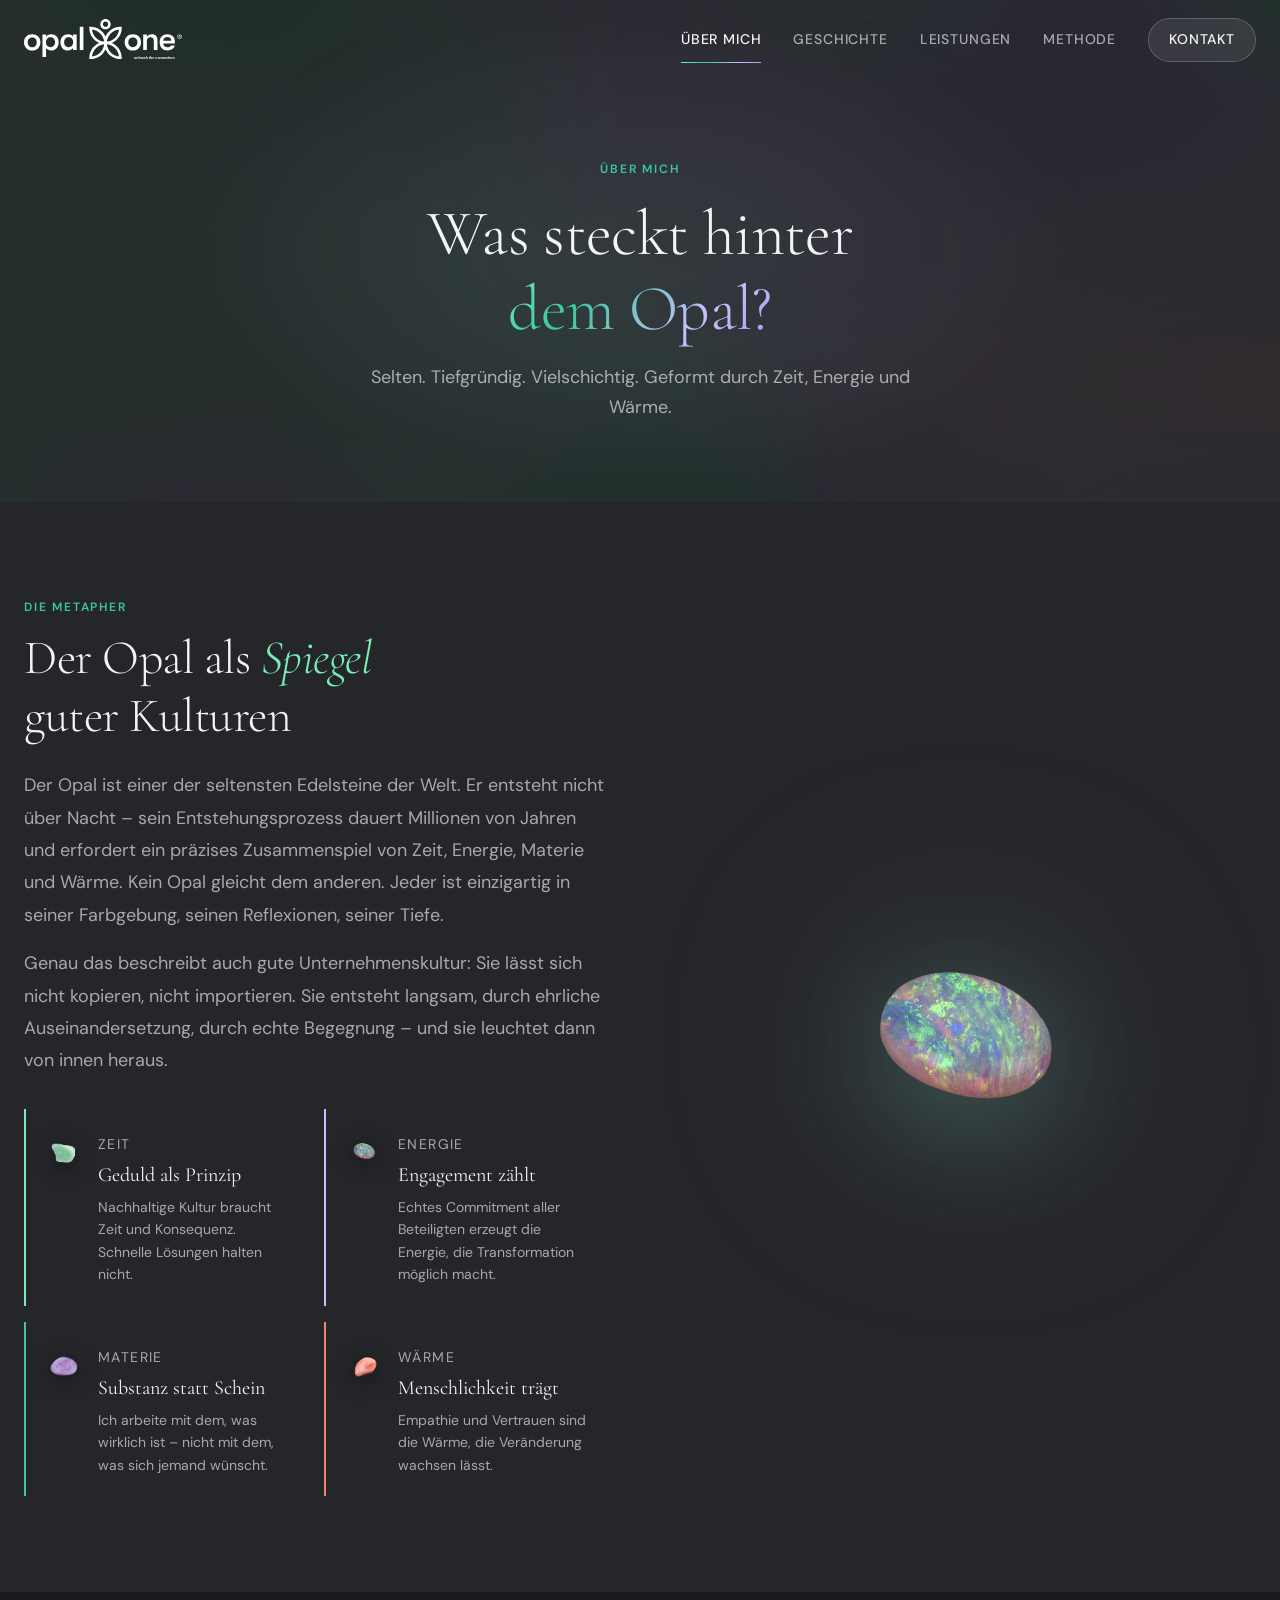
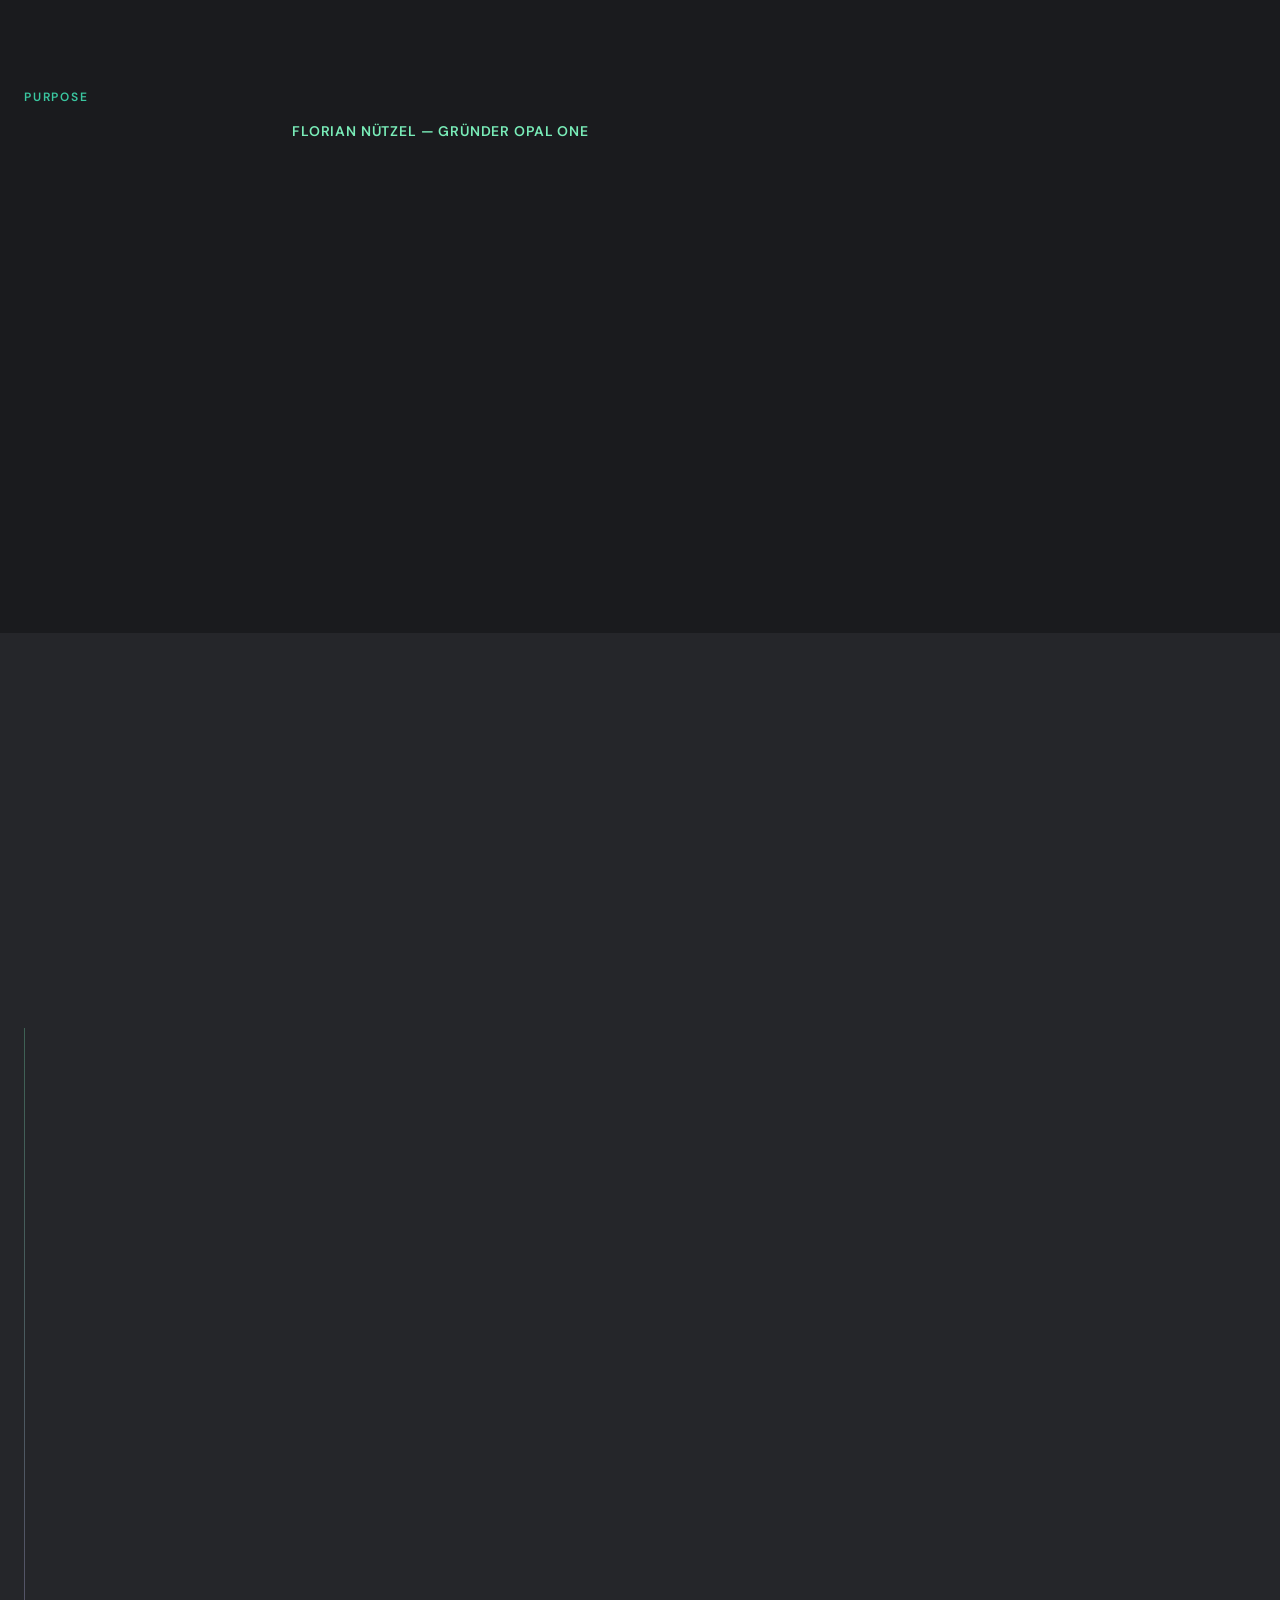
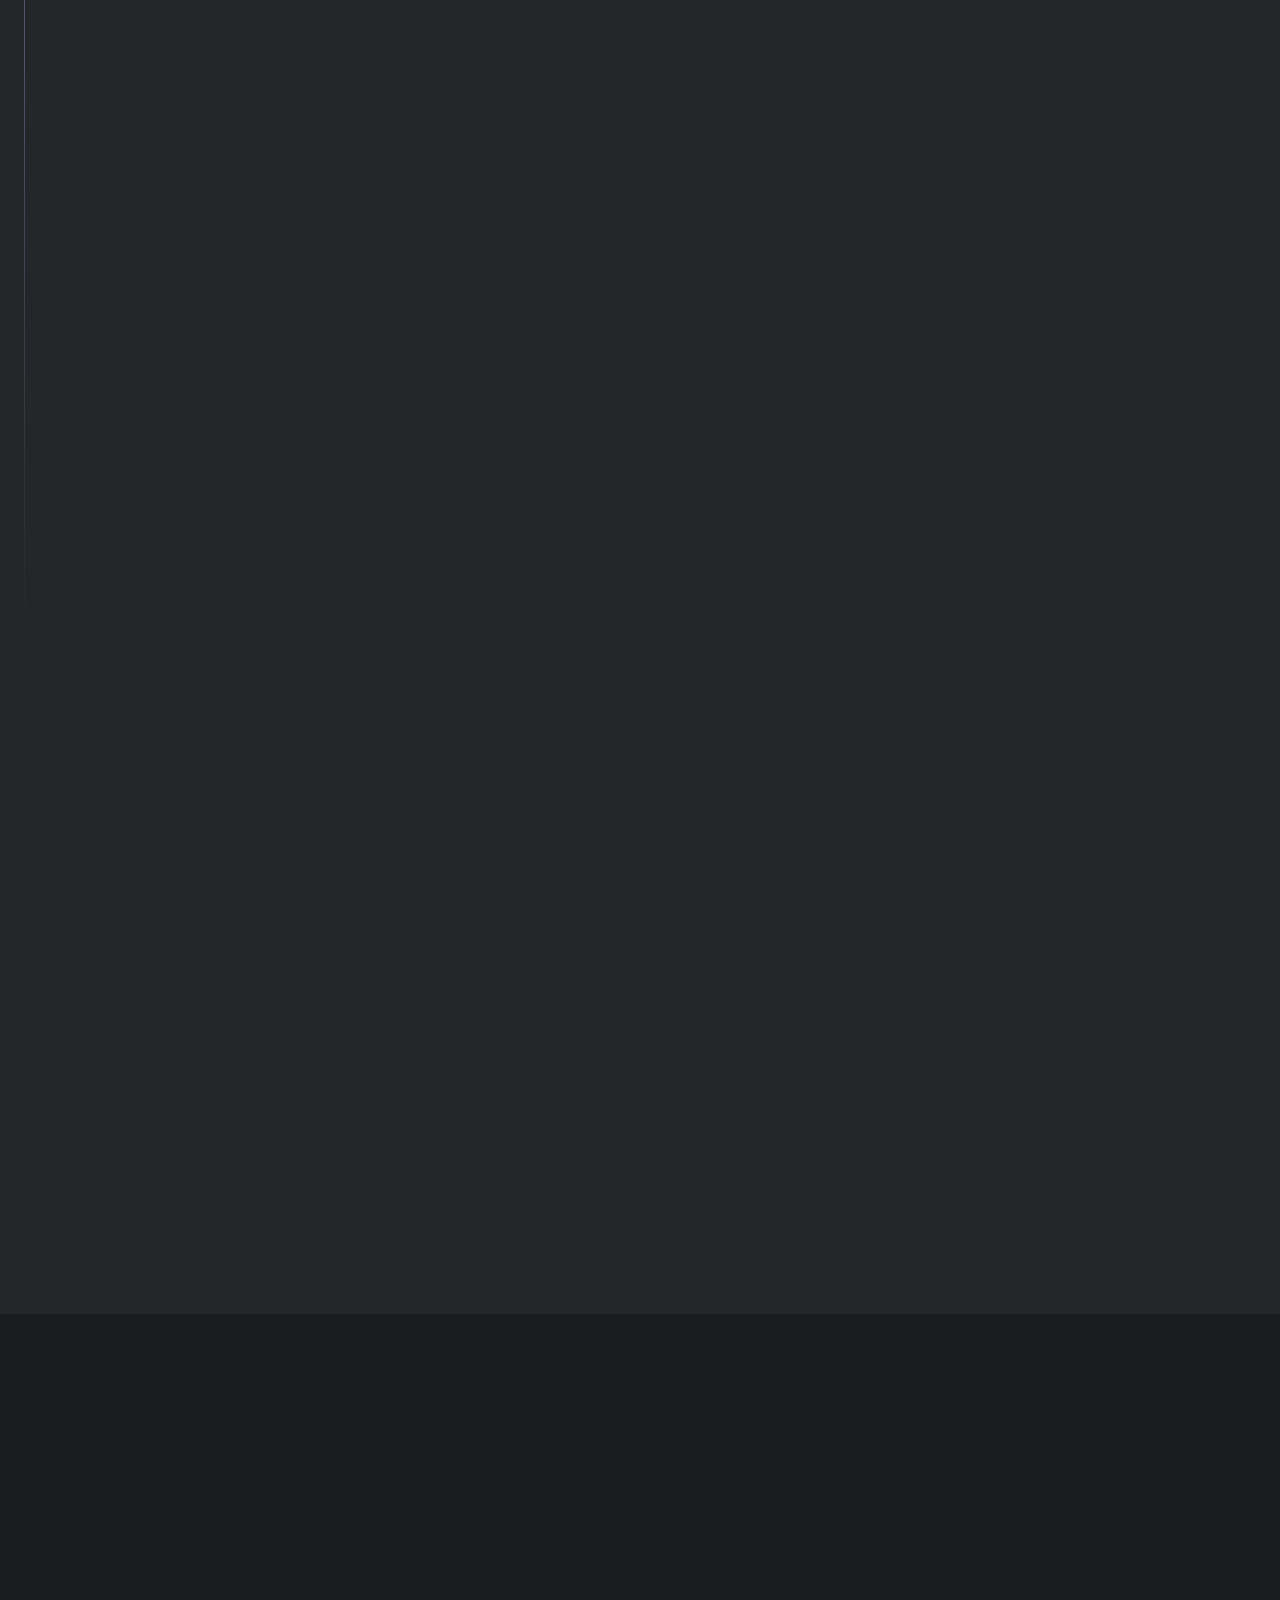
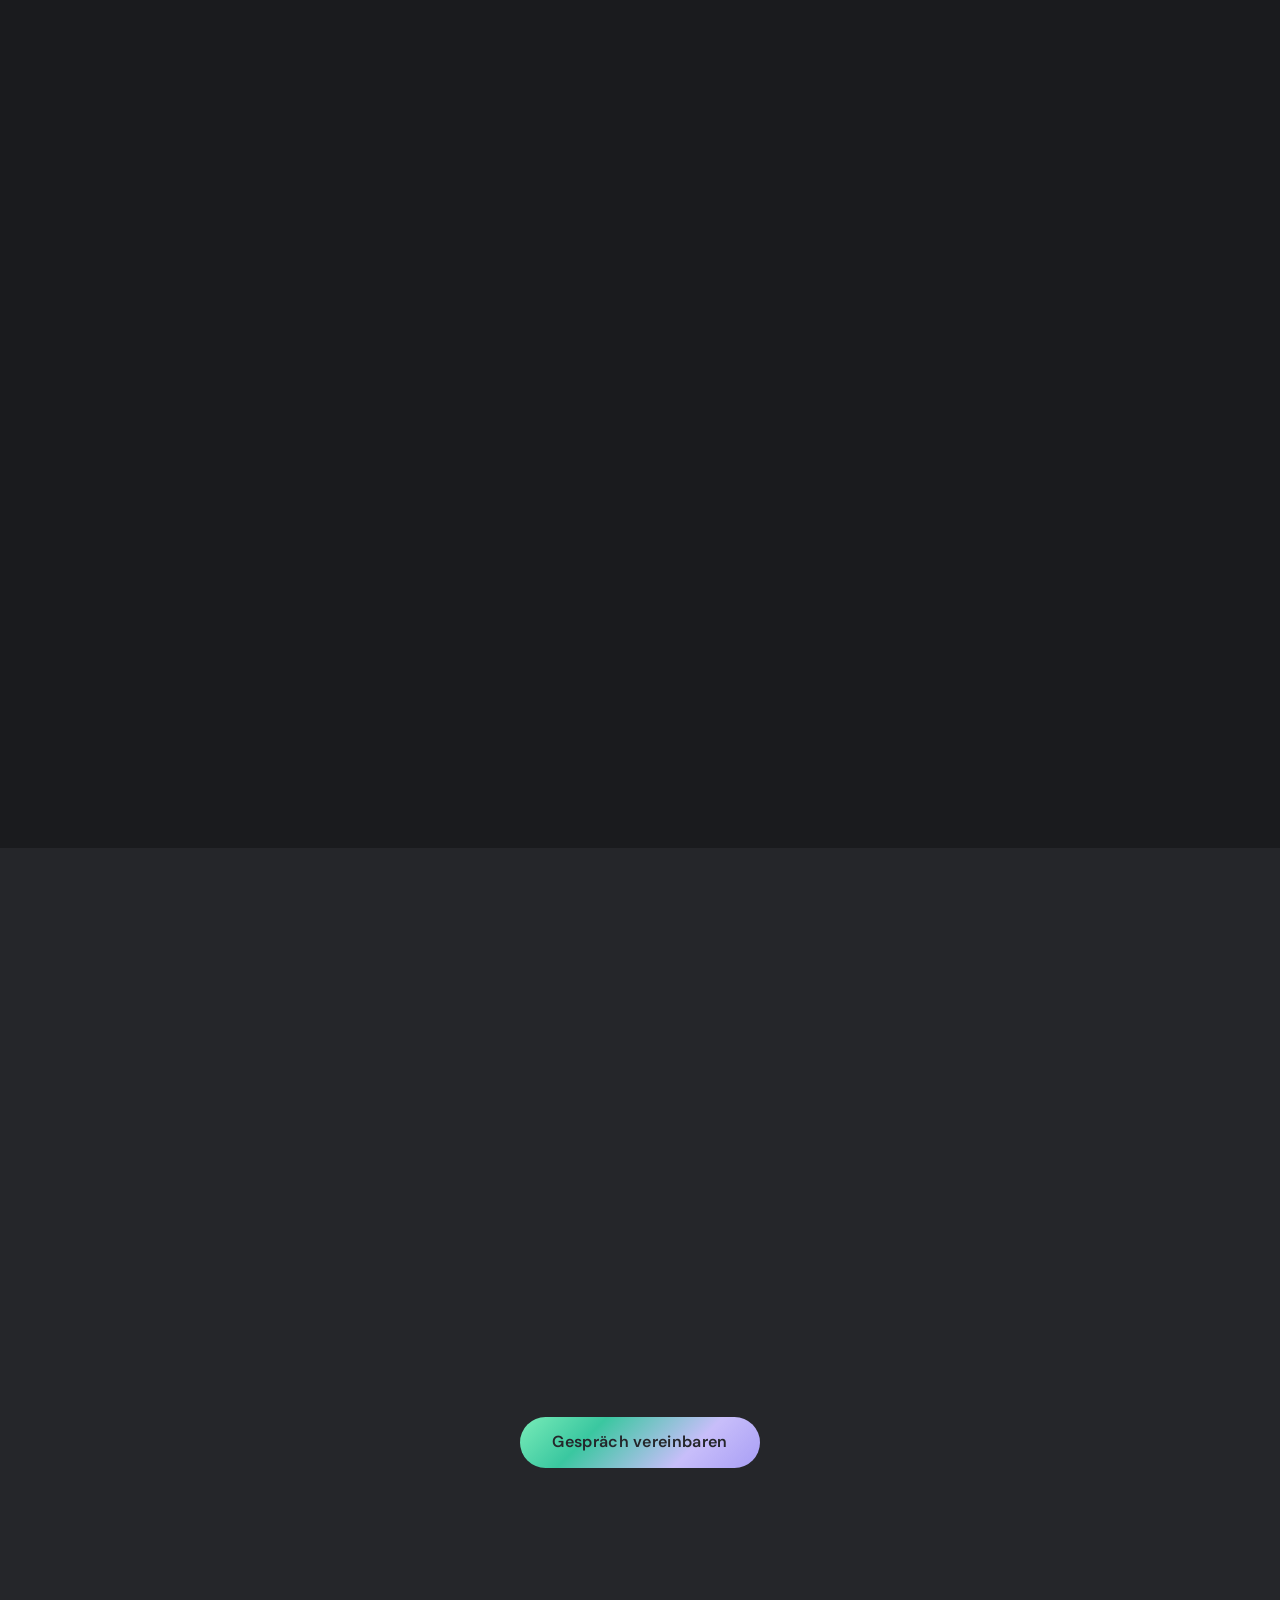
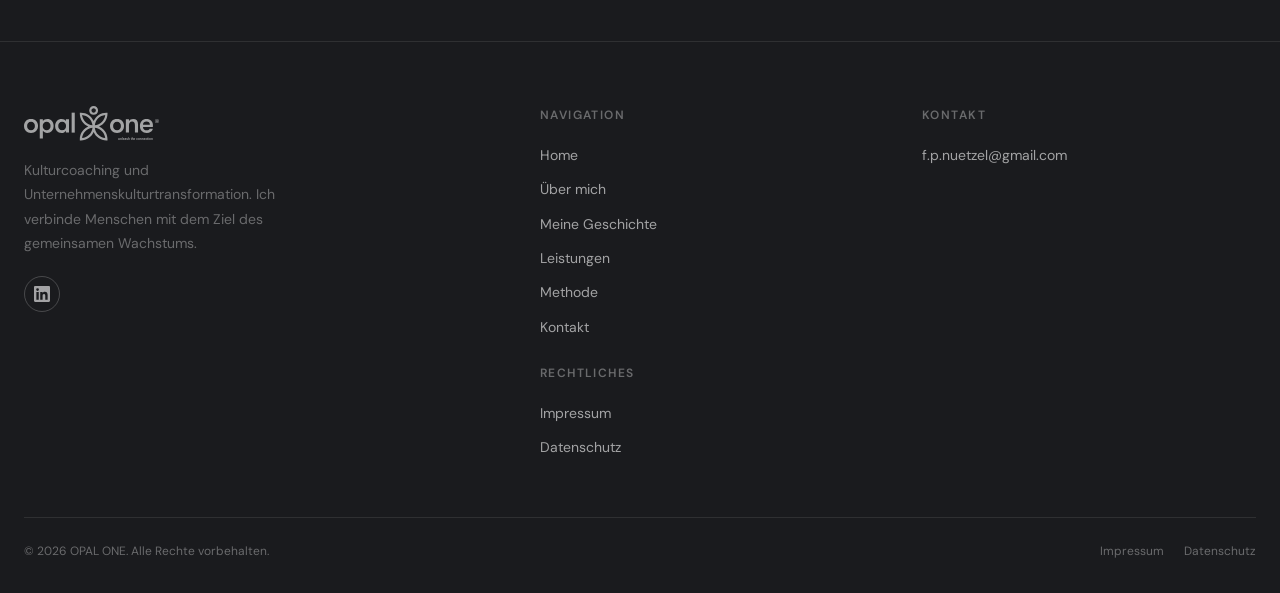
<file: ueber-uns.html>
<!DOCTYPE html>
<html lang="de">
<head>
  <meta charset="UTF-8">
  <meta name="viewport" content="width=device-width, initial-scale=1.0">
  <title>Über mich — OPAL ONE</title>
  <meta name="description" content="Florian Nützel, Kulturcoach und Transformationsbegleiter. Der Opal als Sinnbild für tiefgründige, vielschichtige Kulturarbeit. Philosophie, Werte und Vision von OPAL ONE.">
  <link rel="icon" href="favicon.svg" type="image/svg+xml">
  <script type="application/ld+json">
  {
    "@context": "https://schema.org",
    "@type": "ProfessionalService",
    "name": "OPAL ONE",
    "description": "Kulturcoaching und Organisationstransformation. Florian Nützel verbindet Menschen mit dem Ziel des gemeinsamen Wachstums.",
    "url": "https://opal-one.de",
    "areaServed": "Deutschsprachiger Raum",
    "address": {
      "@type": "PostalAddress",
      "addressLocality": "Bayreuth",
      "addressCountry": "DE"
    },
    "founder": {
      "@type": "Person",
      "name": "Florian Nützel",
      "jobTitle": "Kulturcoach und Transformationsbegleiter"
    },
    "knowsAbout": ["Kulturcoaching","Organisationstransformation","Führungskräfte-Entwicklung","Teamtransformation","Unternehmenskultur"]
  }
  </script>
  <link rel="stylesheet" href="css/styles.css">
  <link rel="canonical" href="https://opal-one.de/ueber-uns.html">
  <link rel="sitemap" type="application/xml" href="https://opal-one.de/sitemap.xml">
  <style>
    .career-timeline { margin-top: var(--sp-12); position: relative; }
    .career-timeline::before {
      content: ''; position: absolute; left: 0; top: 8px; bottom: 0;
      width: 1px; background: linear-gradient(to bottom, var(--jade), var(--amethyst), transparent);
      opacity: .3;
    }
    .career-item {
      display: grid; grid-template-columns: 140px 1fr;
      gap: var(--sp-6); padding: var(--sp-5) 0; padding-left: var(--sp-6);
      border-bottom: 1px solid var(--glass-border); position: relative;
    }
    .career-item:last-child { border-bottom: none; }
    .career-item::before {
      content: ''; position: absolute; left: -4px; top: 22px;
      width: 9px; height: 9px; border-radius: 50%;
      background: var(--gradient-opal);
      box-shadow: 0 0 10px rgba(121,236,184,.5);
    }
    .career-period { font-size: var(--text-xs); font-weight: 600; letter-spacing: .08em;
      color: var(--aventurin); text-transform: uppercase; padding-top: 3px; line-height: 1.4; }
    .career-content h4 { font-family: var(--font-heading); font-size: var(--text-xl);
      font-weight: 400; margin-bottom: var(--sp-1); }
    .career-content .career-org { font-size: var(--text-sm); color: var(--jade);
      font-weight: 500; margin-bottom: var(--sp-2); letter-spacing: .03em; }
    .career-content p { font-size: var(--text-sm); color: var(--text-secondary); line-height: 1.75; }
    .career-highlight {
      display: inline-block; font-size: var(--text-xs); font-weight: 600;
      letter-spacing: .08em; text-transform: uppercase; color: var(--obsidian);
      background: var(--gradient-opal); padding: 2px 10px; border-radius: var(--r-full);
      margin-bottom: var(--sp-2);
    }
    @media (max-width: 640px) {
      .career-item { grid-template-columns: 1fr; gap: var(--sp-2); }
      .career-timeline::before { display: none; }
      .career-item::before { display: none; }
      .career-item { padding-left: 0; }
    }
  </style>
</head>
<body>

  <!-- NAVIGATION -->
  <nav class="nav" role="navigation" aria-label="Hauptnavigation">
    <div class="nav-inner">
      <a href="index.html" class="nav-logo" aria-label="OPAL ONE – Zur Startseite">
        <img src="opal-one-logo-mit-claim.svg" alt="OPAL ONE">
      </a>
      <ul class="nav-links" role="list">
        <li><a href="ueber-uns.html">Über mich</a></li>
        <li><a href="geschichte.html">Geschichte</a></li>
        <li><a href="leistungen.html">Leistungen</a></li>
        <li><a href="methode.html">Methode</a></li>
        <li><a href="kontakt.html" class="nav-cta">Kontakt</a></li>
      </ul>
      <button class="nav-hamburger" aria-label="Menü öffnen" aria-expanded="false" aria-controls="mobile-nav">
        <span></span><span></span><span></span>
      </button>
    </div>
  </nav>

  <nav class="nav-mobile" id="mobile-nav" aria-label="Mobile Navigation">
    <a href="ueber-uns.html">Über mich</a>
    <a href="geschichte.html">Geschichte</a>
    <a href="leistungen.html">Leistungen</a>
    <a href="methode.html">Methode</a>
    <a href="kontakt.html">Kontakt</a>
  </nav>

  <main>

    <!-- PAGE HERO -->
    <section class="page-hero" aria-labelledby="page-title">
      <div class="verlauf-overlay" aria-hidden="true"></div>
      <div class="container">
        <p class="page-hero-label fade-in-up">Über mich</p>
        <h1 class="fade-in-up" id="page-title">
          Was steckt hinter<br><span class="text-gradient">dem Opal?</span>
        </h1>
        <p class="page-hero-sub fade-in-up">
          Selten. Tiefgründig. Vielschichtig. Geformt durch Zeit, Energie und Wärme.
        </p>
      </div>
    </section>

    <!-- ═══════════════════════════════════════════
         DIE BEDEUTUNG DES OPALS
    ═══════════════════════════════════════════ -->
    <section class="section" aria-labelledby="opal-heading">
      <div class="container">
        <div class="two-col">
          <div>
            <span class="section-label fade-in-up">Die Metapher</span>
            <h2 class="section-title fade-in-up" id="opal-heading">
              Der Opal als <em>Spiegel</em><br>guter Kulturen
            </h2>
            <p class="section-body fade-in-up">
              Der Opal ist einer der seltensten Edelsteine der Welt. Er entsteht nicht über Nacht – sein Entstehungsprozess dauert Millionen von Jahren und erfordert ein präzises Zusammenspiel von Zeit, Energie, Materie und Wärme. Kein Opal gleicht dem anderen. Jeder ist einzigartig in seiner Farbgebung, seinen Reflexionen, seiner Tiefe.
            </p>
            <p class="section-body fade-in-up" style="margin-top:var(--sp-4);">
              Genau das beschreibt auch gute Unternehmenskultur: Sie lässt sich nicht kopieren, nicht importieren. Sie entsteht langsam, durch ehrliche Auseinandersetzung, durch echte Begegnung – und sie leuchtet dann von innen heraus.
            </p>

            <div class="opal-props fade-in-up">
              <div class="opal-prop">
                <img src="Edelsteine/shutterstock_441872893.png" alt="Aventurin — grüner Edelstein" class="opal-prop-stone">
                <div class="opal-prop-body">
                  <p class="opal-prop-label">Zeit</p>
                  <h4>Geduld als Prinzip</h4>
                  <p>Nachhaltige Kultur braucht Zeit und Konsequenz. Schnelle Lösungen halten nicht.</p>
                </div>
              </div>
              <div class="opal-prop">
                <img src="Edelsteine/shutterstock_258038525.png" alt="Opal — schimmernder Edelstein mit Farbspiel" class="opal-prop-stone">
                <div class="opal-prop-body">
                  <p class="opal-prop-label">Energie</p>
                  <h4>Engagement zählt</h4>
                  <p>Echtes Commitment aller Beteiligten erzeugt die Energie, die Transformation möglich macht.</p>
                </div>
              </div>
              <div class="opal-prop">
                <img src="Edelsteine/shutterstock_1698732574.png" alt="Amethyst — violetter Edelstein" class="opal-prop-stone">
                <div class="opal-prop-body">
                  <p class="opal-prop-label">Materie</p>
                  <h4>Substanz statt Schein</h4>
                  <p>Ich arbeite mit dem, was wirklich ist – nicht mit dem, was sich jemand wünscht.</p>
                </div>
              </div>
              <div class="opal-prop">
                <img src="Edelsteine/shutterstock_1028301646.png" alt="Karneol — rosafarbener Edelstein" class="opal-prop-stone">
                <div class="opal-prop-body">
                  <p class="opal-prop-label">Wärme</p>
                  <h4>Menschlichkeit trägt</h4>
                  <p>Empathie und Vertrauen sind die Wärme, die Veränderung wachsen lässt.</p>
                </div>
              </div>
            </div>
          </div>

          <div class="opal-stone-wrap fade-in-up" aria-hidden="true">
            <img src="Edelsteine/shutterstock_258038525.png" alt="Roher Opal mit grün-violettem Farbspiel als Sinnbild für Unternehmenskultur" class="opal-stone-main">
          </div>
        </div>
      </div>
    </section>

    <!-- ═══════════════════════════════════════════
         GRÜNDER / PURPOSE
    ═══════════════════════════════════════════ -->
    <section class="section section-dark" aria-labelledby="founder-heading">
      <div class="container">
        <span class="section-label fade-in-up">Purpose</span>
        <div class="founder-block">
          <div class="founder-photo fade-in-up" aria-label="Portrait Florian Nützel, Gründer OPAL ONE">
            <img src="images/florian-nuetzel.jpg" alt="Florian Nützel, Gründer OPAL ONE" style="width:100%;height:100%;object-fit:cover;border-radius:var(--r-lg);">
          </div>
          <div>
            <p class="founder-name fade-in-up">Florian Nützel — Gründer OPAL ONE</p>
            <p class="founder-quote fade-in-up" id="founder-heading">
              „Ich verbinde Menschen mit dem Ziel des gemeinsamen Wachstums."
            </p>
            <p class="founder-bio fade-in-up">
              Als Kulturcoach weiß ich: Veränderung beginnt beim Menschen. Bei Haltung, Kommunikation und dem Mut zur Ehrlichkeit. Dieser Überzeugung folgt jede meiner Begleitungen.
            </p>
            <p class="founder-bio fade-in-up" style="margin-top:var(--sp-4);">
              OPAL ONE ist nicht zuerst ein Unternehmen. Es ist ein Raum — den ich für mich selbst geschaffen habe, bevor ich ihn für andere geöffnet habe. Nach Jahren als CEO und Berater wollte ich einen Ort, an dem die Fragen einen Platz haben, die Systeme oft nicht vertragen. OPAL ist mein eigenes Zukunftsbild, in Arbeit gebrachte Form.
            </p>
            <p class="founder-bio fade-in-up" style="margin-top:var(--sp-4);">
              Ich begleite Menschen — nicht Organigramme. Im direkten, vertraulichen Gespräch entsteht das, was Strategien und Strukturen nicht ersetzen können: echte Klarheit über sich selbst.
            </p>
            <p class="fade-in-up" style="margin-top:var(--sp-6);">
              <a href="geschichte.html" class="section-link">Lies meine Geschichte &rarr;</a>
            </p>
          </div>
        </div>
      </div>
    </section>


    <!-- ═══════════════════════════════════════════
         WERDEGANG
    ═══════════════════════════════════════════ -->
    <section class="section" aria-labelledby="werdegang-heading">
      <div class="container">
        <span class="section-label fade-in-up">Mein Weg</span>
        <h2 class="section-title fade-in-up" id="werdegang-heading">
          Vom Ingenieur zum <em>Kulturcoach</em>
        </h2>
        <p class="section-body fade-in-up">
          Mein Weg zum Kulturcoach begann nicht im Seminarraum, sondern auf Baustellen, in Fabriken und auf Reisen. Diese Stationen haben mein Verständnis davon geprägt, wie Menschen zusammenarbeiten — und warum sie es so oft nicht tun.
        </p>

        <div class="career-timeline">

          <div class="career-item fade-in-up">
            <p class="career-period">seit 05/2025</p>
            <div class="career-content">
              <span class="career-highlight">Heute</span>
              <h4>Gründer OPAL ONE</h4>
              <p class="career-org">OPAL ONE | Kulturcoaching &amp; Organisationstransformation</p>
              <p>Kulturcoaching und Begleitung von Führungskräften, Teams und Organisationen. Ich verbinde Menschen mit dem Ziel des gemeinsamen Wachstums.</p>
            </div>
          </div>

          <div class="career-item fade-in-up">
            <p class="career-period">seit 05/2025</p>
            <div class="career-content">
              <h4>Marken- und Kulturberater</h4>
              <p class="career-org">schmidundkreative</p>
              <p>Ganzheitliche Verantwortung für Markenstrategie und Markenführung. Verankerung der Marke in Unternehmenskultur, Führung und Mitarbeitererlebnis.</p>
            </div>
          </div>

          <div class="career-item fade-in-up">
            <p class="career-period">01/2021 – 10/2023</p>
            <div class="career-content">
              <h4>Geschäftsführer / CEO</h4>
              <p class="career-org">Opus Marketing GmbH</p>
              <p>Strategische Ausrichtung und Führung nach Unternehmensnachfolge. Aufbau von Unternehmenskultur über gelebte Werte und Purpose. Personalverantwortung und Coaching von Mitarbeitern.</p>
            </div>
          </div>

          <div class="career-item fade-in-up">
            <p class="career-period">02/2017 – 12/2020</p>
            <div class="career-content">
              <h4>Projektleiter</h4>
              <p class="career-org">Opus Marketing GmbH</p>
              <p>Betreuung von Marken-, Arbeitgebermarken- und Digitalprojekten. Führung von Marken- und Kulturworkshops mit Unternehmen verschiedener Branchen.</p>
            </div>
          </div>

          <div class="career-item fade-in-up">
            <p class="career-period">11/2016 – 01/2017</p>
            <div class="career-content">
              <span class="career-highlight">Wendepunkt</span>
              <h4>Weltreise — Zeit für mich</h4>
              <p class="career-org">84 Tage · 16 Länder · 4 Kontinente</p>
              <p>Eine bewusste Auszeit, die meinen Blick auf Menschen und Kulturen grundlegend verändert hat. Der Entschluss, Kultur und Verbindung zum Mittelpunkt meiner Arbeit zu machen, entstand auf dieser Reise.</p>
            </div>
          </div>

          <div class="career-item fade-in-up">
            <p class="career-period">07/2013 – 06/2016</p>
            <div class="career-content">
              <h4>Head of Projektmanagement</h4>
              <p class="career-org">Cybex GmbH (Childsafety)</p>
              <p>Verantwortung für Kindersitze und Kinderwagen von der Idee bis zur Marktreife. Ca. 1,5 Jahre vor Ort in China — intensive Erfahrung mit interkultureller Zusammenarbeit.</p>
            </div>
          </div>

          <div class="career-item fade-in-up">
            <p class="career-period">11/2011 – 06/2013</p>
            <div class="career-content">
              <h4>Entwicklungsingenieur</h4>
              <p class="career-org">Rehau AG &amp; Co.</p>
              <p>Projektleitung für automotive Entwicklungsprojekte. Ca. 1 Jahr vor Ort in den USA — erste internationale Führungs- und Kooperationserfahrung.</p>
            </div>
          </div>

          <div class="career-item fade-in-up">
            <p class="career-period">10/2007 – 09/2011</p>
            <div class="career-content">
              <h4>Bachelor of Engineering</h4>
              <p class="career-org">Hochschule Ingolstadt (FH)</p>
              <p>Wirtschaftsingenieurwesen, Schwerpunkt Produktmanagement. Das technisch-analytische Fundament, auf dem heute eine menschenzentrierte Arbeit aufbaut.</p>
            </div>
          </div>

        </div>
      </div>
    </section>

    <!-- ═══════════════════════════════════════════
         VISION & MISSION
    ═══════════════════════════════════════════ -->
    <section class="section" aria-labelledby="vm-heading">
      <div class="container">
        <h2 class="vision-tagline fade-in-up" id="vm-heading" aria-label="Verbinden, Verstehen, Verbessern">
          Verbinden &nbsp;·&nbsp; Verstehen &nbsp;·&nbsp; Verbessern
        </h2>

        <div class="vm-grid">
          <div class="vm-block fade-in-up">
            <h3>Mission</h3>
            <p>
              Ich schaffe einen Raum für offenen, ehrlichen Austausch. Einen Raum, in dem Führungskräfte, Teams und ganze Organisationen sich begegnen können, jenseits von Hierarchie und Angst. Mein Ziel: Menschen ganzheitlich verbinden, mit sich selbst, miteinander und mit dem gemeinsamen Zweck.
            </p>
          </div>
          <div class="vm-block fade-in-up">
            <h3>Vision</h3>
            <p>
              Eine Welt, in der das Gespräch zwischen Menschen nicht als Mittel zum Zweck gilt, sondern als das Wertvollste selbst. In der Klarheit über sich selbst als Stärke zählt — nicht als Luxus. OPAL ONE ist mein Beitrag dazu: radikal menschlich, direkt und ohne Umwege.
            </p>
          </div>
        </div>
      </div>
    </section>

    <!-- ═══════════════════════════════════════════
         WERTE — VERTIEFUNG
    ═══════════════════════════════════════════ -->
    <section class="section section-dark" aria-labelledby="werte-heading">
      <div class="container">
        <span class="section-label fade-in-up">Meine Werte</span>
        <h2 class="section-title fade-in-up" id="werte-heading">
          Drei Prinzipien.<br>Eine <em>Haltung.</em>
        </h2>

        <!-- Ehrlichkeit -->
        <div class="wert-block fade-in-up">
          <div class="wert-title-col">
            <p class="wert-num">01</p>
            <h3 class="wert-title" style="background:var(--gradient-opal);-webkit-background-clip:text;-webkit-text-fill-color:transparent;background-clip:text;">Ehrlichkeit</h3>
          </div>
          <div class="wert-text">
            <h4>Das Fundament jeder Transformation</h4>
            <p>
              Ehrlichkeit ist eine Haltung, keine Technik. Echte Veränderung entsteht dort, wo die Dinge beim Namen genannt werden. Wo der Raum sicher genug ist, um unbequeme Wahrheiten auszusprechen.
            </p>
            <p>
              Genau diesen Raum schaffe ich. Einen, in dem Offenheit Stärke bedeutet und Ehrlichkeit verbindet, statt zu verletzen. Wer wirklich gehört wird, kann sich wirklich verändern.
            </p>
          </div>
        </div>

        <!-- Empathie -->
        <div class="wert-block fade-in-up">
          <div class="wert-title-col">
            <p class="wert-num">02</p>
            <h3 class="wert-title" style="color:var(--amethyst);">Empathie</h3>
          </div>
          <div class="wert-text">
            <h4>Verstehen vor Verändern</h4>
            <p>
              Empathie heißt verstehen: die Perspektive des anderen, den Kontext einer Situation, die emotionale Landschaft einer Organisation. Dieses Verstehen ist die Voraussetzung für wirksames Handeln.
            </p>
            <p>
              Ich begegne jedem Menschen mit aufrichtiger Neugier und erkunde, statt zu urteilen. Aus diesem Erkunden entsteht das Verständnis, das Transformation trägt.
            </p>
          </div>
        </div>

        <!-- Verbundenheit -->
        <div class="wert-block fade-in-up">
          <div class="wert-title-col">
            <p class="wert-num">03</p>
            <h3 class="wert-title" style="color:var(--aventurin);">Verbundenheit</h3>
          </div>
          <div class="wert-text">
            <h4>Gemeinsam mehr als die Summe der Teile</h4>
            <p>
              Der Name OPAL ONE steht für mein wichtigstes Prinzip: Verbindung. Menschen mit sich selbst verbinden, miteinander, mit dem gemeinsamen Zweck. Wo echte Verbundenheit entsteht, entsteht Kraft.
            </p>
            <p>
              Verbundenheit ist die Voraussetzung für Vertrauen, für Innovation, für gemeinsames Wachstum. Sie unterscheidet eine Organisation von einer Ansammlung Einzelner.
            </p>
          </div>
        </div>
      </div>
    </section>

    <!-- ═══════════════════════════════════════════
         ZIELGRUPPE
    ═══════════════════════════════════════════ -->
    <section class="section" aria-labelledby="ziel-heading">
      <div class="container">
        <span class="section-label fade-in-up">Für wen</span>
        <h2 class="section-title fade-in-up" id="ziel-heading">
          Für wen ist <em>OPAL ONE?</em>
        </h2>
        <p class="section-body fade-in-up">
          Ich begleite Menschen, die bereit sind, wirklich hinzuschauen. Kein Unternehmensauftrag nötig — nur die Bereitschaft, ehrlich zu sein.
        </p>

        <div class="zielgruppe-grid">
          <div class="glass-card zielgruppe-card fade-in-up">
            <span class="zielgruppe-big-num" aria-hidden="true">1</span>
            <h3>Menschen in Veränderung</h3>
            <p>Wer spürt, dass etwas nicht mehr stimmt — in der Arbeit, in der Rolle, in der Richtung. Die wissen, dass die Antwort nicht aus einem Algorithmus kommt, sondern aus einem echten Gespräch.</p>
          </div>
          <div class="glass-card zielgruppe-card fade-in-up">
            <span class="zielgruppe-big-num" aria-hidden="true">2</span>
            <h3>Unternehmer, Inhaber &amp; Gründer</h3>
            <p>Einzelpersonen, die ein persönliches Zukunftsbild entwickeln wollen — jenseits ihrer Unternehmensrolle. Wer wollen sie sein, wenn die Rolle wegfällt?</p>
          </div>
          <div class="glass-card zielgruppe-card fade-in-up">
            <span class="zielgruppe-big-num" aria-hidden="true">3</span>
            <h3>Führungspersönlichkeiten</h3>
            <p>Die wissen wollen, wie sie wirklich wirken. Die ihren Führungsstil nicht optimieren, sondern verstehen möchten. Für die Haltung wichtiger ist als Methodik.</p>
          </div>
        </div>

        <p style="margin-top:var(--sp-10);text-align:center;">
          <a href="kontakt.html" class="btn btn-primary">Gespräch vereinbaren</a>
        </p>
      </div>
    </section>

    <!-- ═══════════════════════════════════════════
         FAQ
    ═══════════════════════════════════════════ -->
    <section class="section" aria-labelledby="faq-ueber-heading">
      <div class="container">
        <span class="section-label fade-in-up">Häufige Fragen</span>
        <h2 class="section-title fade-in-up" id="faq-ueber-heading">
          Häufige Fragen zu <em>OPAL ONE</em>
        </h2>
        <div class="faq-wrap">
          <div class="faq-item fade-in-up">
            <p class="faq-q">Wer steckt hinter OPAL ONE?</p>
            <p class="faq-a">Hinter OPAL ONE steht Florian Nützel, Kulturcoach und Transformationsbegleiter. Er begleitet Führungskräfte, Teams und Organisationen bei der Entwicklung ihrer Unternehmenskultur.</p>
          </div>
          <div class="faq-item fade-in-up">
            <p class="faq-q">Warum der Name OPAL ONE?</p>
            <p class="faq-a">Der Opal ist ein seltener Edelstein, der über Millionen Jahre aus Zeit, Energie, Materie und Wärme entsteht und in dem kein Stein dem anderen gleicht. Er steht als Sinnbild für gute Unternehmenskultur: einzigartig, gewachsen, von innen leuchtend. "One" steht für Verbindung, das zentrale Prinzip der Arbeit.</p>
          </div>
          <div class="faq-item fade-in-up">
            <p class="faq-q">Was unterscheidet OPAL ONE von klassischer Unternehmensberatung?</p>
            <p class="faq-a">Klassische Beratung setzt meist bei Strukturen und Prozessen an. OPAL ONE setzt beim Menschen an: bei Haltung, Kommunikation und Vertrauen. Der Ansatz ist ganzheitlich und betrachtet Mensch, Unternehmen, Produkt und Kontext zusammen.</p>
          </div>
        </div>
      </div>
    </section>

    <!-- ═══════════════════════════════════════════
         BRAND MOCKUPS
    ═══════════════════════════════════════════ -->
    <section class="section section-dark" aria-labelledby="brand-heading">
      <div class="container">
        <span class="section-label fade-in-up">Markenidentität</span>
        <h2 class="section-title fade-in-up" id="brand-heading">
          OPAL ONE im <em>Alltag</em>
        </h2>
        <p class="section-body fade-in-up">
          Ein konsistentes Erscheinungsbild, das Haltung zeigt. Von der Visitenkarte bis zum Pullover.
        </p>
        <div class="mockup-grid">
          <div class="mockup-item fade-in-up">
            <img src="mockups/opal-mockup-sweater.png" alt="OPAL ONE Sweater">
          </div>
          <div class="mockup-item fade-in-up">
            <img src="mockups/opal-mockup-card.png" alt="OPAL ONE Visitenkarten">
          </div>
        </div>
      </div>
    </section>

  </main>

  <!-- FOOTER -->
  <footer class="footer">
    <div class="container">
      <div class="footer-grid">
        <div class="footer-brand">
          <img src="opal-one-logo-mit-claim.svg" alt="OPAL ONE" class="footer-logo">
          <p>Kulturcoaching und Unternehmenskulturtransformation. Ich verbinde Menschen mit dem Ziel des gemeinsamen Wachstums.</p>
          <div class="footer-social">
            <a href="https://www.linkedin.com/in/florian-n%C3%BCtzel-49bb23102/" target="_blank" rel="noopener noreferrer" aria-label="Florian Nützel auf LinkedIn">
              <svg viewBox="0 0 24 24" xmlns="http://www.w3.org/2000/svg"><path d="M20.447 20.452h-3.554v-5.569c0-1.328-.027-3.037-1.852-3.037-1.853 0-2.136 1.445-2.136 2.939v5.667H9.351V9h3.414v1.561h.046c.477-.9 1.637-1.85 3.37-1.85 3.601 0 4.267 2.37 4.267 5.455v6.286zM5.337 7.433a2.062 2.062 0 0 1-2.063-2.065 2.064 2.064 0 1 1 2.063 2.065zm1.782 13.019H3.555V9h3.564v11.452zM22.225 0H1.771C.792 0 0 .774 0 1.729v20.542C0 23.227.792 24 1.771 24h20.451C23.2 24 24 23.227 24 22.271V1.729C24 .774 23.2 0 22.222 0h.003z"/></svg>
            </a>
          </div>
        </div>
        <div class="footer-col">
          <h4>Navigation</h4>
          <ul>
            <li><a href="index.html">Home</a></li>
            <li><a href="ueber-uns.html">Über mich</a></li>
            <li><a href="geschichte.html">Meine Geschichte</a></li>
            <li><a href="leistungen.html">Leistungen</a></li>
            <li><a href="methode.html">Methode</a></li>
            <li><a href="kontakt.html">Kontakt</a></li>
          </ul>
          <h4 style="margin-top:var(--sp-6);">Rechtliches</h4>
          <ul>
            <li><a href="impressum.html">Impressum</a></li>
            <li><a href="datenschutz.html">Datenschutz</a></li>
          </ul>
        </div>
        <div class="footer-col">
          <h4>Kontakt</h4>
          <ul>
            <li><a href="mailto:f.p.nuetzel@gmail.com">f.p.nuetzel@gmail.com</a></li>
          </ul>
        </div>
      </div>
      <div class="footer-bottom">
        <p>&copy; 2026 OPAL ONE. Alle Rechte vorbehalten.</p>
        <div class="footer-legal">
          <a href="impressum.html">Impressum</a>
          <a href="datenschutz.html">Datenschutz</a>

        </div>
      </div>
    </div>
  </footer>

  <script src="js/main.js"></script>
  <script type="application/ld+json">
  {
    "@context": "https://schema.org",
    "@type": "FAQPage",
    "mainEntity": [
      {
        "@type": "Question",
        "name": "Wer steckt hinter OPAL ONE?",
        "acceptedAnswer": {
          "@type": "Answer",
          "text": "Hinter OPAL ONE steht Florian Nützel, Kulturcoach und Transformationsbegleiter. Er begleitet Führungskräfte, Teams und Organisationen bei der Entwicklung ihrer Unternehmenskultur."
        }
      },
      {
        "@type": "Question",
        "name": "Warum der Name OPAL ONE?",
        "acceptedAnswer": {
          "@type": "Answer",
          "text": "Der Opal ist ein seltener Edelstein, der über Millionen Jahre aus Zeit, Energie, Materie und Wärme entsteht und in dem kein Stein dem anderen gleicht. Er steht als Sinnbild für gute Unternehmenskultur: einzigartig, gewachsen, von innen leuchtend. \"One\" steht für Verbindung, das zentrale Prinzip der Arbeit."
        }
      },
      {
        "@type": "Question",
        "name": "Was unterscheidet OPAL ONE von klassischer Unternehmensberatung?",
        "acceptedAnswer": {
          "@type": "Answer",
          "text": "Klassische Beratung setzt meist bei Strukturen und Prozessen an. OPAL ONE setzt beim Menschen an: bei Haltung, Kommunikation und Vertrauen. Der Ansatz ist ganzheitlich und betrachtet Mensch, Unternehmen, Produkt und Kontext zusammen."
        }
      }
    ]
  }
  </script>
  <script type="application/ld+json">
  {
    "@context": "https://schema.org",
    "@type": "Person",
    "name": "Florian Nützel",
    "jobTitle": "Kulturcoach & Transformationsbegleiter",
    "worksFor": {
      "@type": "Organization",
      "name": "OPAL ONE",
      "url": "https://opal-one.de"
    },
    "url": "https://opal-one.de/ueber-uns.html",
    "sameAs": ["https://www.linkedin.com/in/florian-n%C3%BCtzel-49bb23102/"],
    "address": {
      "@type": "PostalAddress",
      "addressLocality": "Bayreuth",
      "addressCountry": "DE"
    },
    "knowsAbout": ["Kulturcoaching", "Organisationsentwicklung", "Führungskräfteentwicklung", "Change Management", "Teamtransformation"]
  }
  </script>
</body>
</html>
</file>
<file: css/styles.css>
/* ============================================================
   OPAL ONE — Shared Stylesheet
   ============================================================ */

@import url('https://fonts.googleapis.com/css2?family=Cormorant+Garamond:ital,wght@0,300;0,400;0,500;0,600;1,300;1,400;1,500&family=DM+Sans:opsz,wght@9..40,300;9..40,400;9..40,500;9..40,600&family=Covered+By+Your+Grace&display=swap');

/* ============================================================
   DESIGN TOKENS
   ============================================================ */
:root {
  /* Brand Colors */
  --obsidian:       #25262a;
  --obsidian-deep:  #1a1b1e;
  --obsidian-mid:   #2e2f35;
  --jade:           #79ecb8;
  --amethyst:       #c8befa;
  --aventurin:      #3ac7a0;
  --karneol:        #f0876e;
  --magnesit:       #ffffff;
  --text-primary:   rgba(255, 255, 255, 0.95);
  --text-secondary: rgba(255, 255, 255, 0.6);
  --text-muted:     rgba(255, 255, 255, 0.35);

  /* Gradients */
  --gradient-opal:        linear-gradient(135deg, #79ecb8 0%, #3ac7a0 30%, #c8befa 70%, #a89ef5 100%);
  --gradient-opal-subtle: linear-gradient(135deg, rgba(121,236,184,0.6) 0%, rgba(58,199,160,0.6) 30%, rgba(200,190,250,0.6) 70%, rgba(168,158,245,0.6) 100%);
  --gradient-dark:        linear-gradient(160deg, #2e2f35 0%, #1a1b1e 100%);

  /* Glass */
  --glass:              rgba(255, 255, 255, 0.04);
  --glass-mid:          rgba(255, 255, 255, 0.08);
  --glass-border:       rgba(255, 255, 255, 0.09);
  --glass-border-hi:    rgba(255, 255, 255, 0.2);

  /* Typography */
  --font-heading: 'Cormorant Garamond', Georgia, serif;
  --font-body:    'DM Sans', system-ui, -apple-system, sans-serif;
  --font-accent:  'Covered By Your Grace', cursive;

  /* Type Scale */
  --text-xs:   0.75rem;
  --text-sm:   0.875rem;
  --text-base: 1rem;
  --text-lg:   1.125rem;
  --text-xl:   1.25rem;
  --text-2xl:  1.5rem;
  --text-3xl:  1.875rem;
  --text-4xl:  2.25rem;
  --text-5xl:  3rem;
  --text-6xl:  3.75rem;
  --text-7xl:  4.5rem;
  --text-8xl:  6rem;

  /* Spacing (4/8px base) */
  --sp-1:  0.25rem;
  --sp-2:  0.5rem;
  --sp-3:  0.75rem;
  --sp-4:  1rem;
  --sp-5:  1.25rem;
  --sp-6:  1.5rem;
  --sp-8:  2rem;
  --sp-10: 2.5rem;
  --sp-12: 3rem;
  --sp-16: 4rem;
  --sp-20: 5rem;
  --sp-24: 6rem;
  --sp-32: 8rem;

  /* Layout */
  --max-w:    1280px;
  --max-w-md: 960px;
  --max-w-sm: 720px;
  --nav-h:    80px;

  /* Radius */
  --r-sm:   8px;
  --r-md:   16px;
  --r-lg:   24px;
  --r-xl:   36px;
  --r-full: 9999px;

  /* Z-index */
  --z-nav:     40;
  --z-overlay: 100;
  --z-modal:   1000;

  /* Easing */
  --ease-out:    cubic-bezier(0.16, 1, 0.3, 1);
  --ease-in-out: cubic-bezier(0.45, 0, 0.55, 1);
  --dur-fast:  150ms;
  --dur-base:  300ms;
  --dur-slow:  500ms;
  --dur-morph: 600ms;
}

/* ============================================================
   RESET & BASE
   ============================================================ */
*, *::before, *::after { box-sizing: border-box; margin: 0; padding: 0; }

html {
  font-size: 16px;
  scroll-behavior: smooth;
  -webkit-text-size-adjust: 100%;
}

body {
  font-family: var(--font-body);
  font-size: var(--text-base);
  line-height: 1.65;
  color: var(--text-primary);
  background-color: var(--obsidian);
  overflow-x: hidden;
  -webkit-font-smoothing: antialiased;
  -moz-osx-font-smoothing: grayscale;
}

img, svg { display: block; max-width: 100%; }
a { color: inherit; text-decoration: none; }
ul, ol { list-style: none; }
button { font: inherit; cursor: pointer; border: none; background: none; }
input, textarea, select { font: inherit; }
main { display: block; }

/* ============================================================
   UTILITIES
   ============================================================ */
.container {
  width: 100%;
  max-width: var(--max-w);
  margin-inline: auto;
  padding-inline: var(--sp-6);
}
.container-md { max-width: var(--max-w-md); margin-inline: auto; padding-inline: var(--sp-6); }
.container-sm { max-width: var(--max-w-sm); margin-inline: auto; padding-inline: var(--sp-6); }

.sr-only {
  position: absolute; width: 1px; height: 1px;
  padding: 0; margin: -1px; overflow: hidden;
  clip: rect(0,0,0,0); white-space: nowrap; border: 0;
}

.text-gradient {
  background: var(--gradient-opal);
  -webkit-background-clip: text;
  -webkit-text-fill-color: transparent;
  background-clip: text;
}

/* ============================================================
   BUTTONS
   ============================================================ */
.btn {
  display: inline-flex;
  align-items: center;
  justify-content: center;
  gap: var(--sp-2);
  padding: var(--sp-3) var(--sp-8);
  border-radius: var(--r-full);
  font-family: var(--font-body);
  font-size: var(--text-base);
  font-weight: 500;
  letter-spacing: 0.02em;
  cursor: pointer;
  transition: all var(--dur-base) var(--ease-out);
  min-height: 48px;
  white-space: nowrap;
  position: relative;
}

.btn-primary {
  background: var(--gradient-opal);
  color: var(--obsidian);
  font-weight: 600;
}
.btn-primary:hover {
  transform: translateY(-2px);
  box-shadow: 0 8px 32px rgba(121, 236, 184, 0.35);
}

.btn-ghost {
  background: transparent;
  color: var(--text-primary);
  border: 1px solid var(--glass-border-hi);
}
.btn-ghost:hover {
  background: var(--glass-mid);
  border-color: rgba(255,255,255,0.35);
  transform: translateY(-2px);
}

.btn:focus-visible {
  outline: 2px solid var(--jade);
  outline-offset: 3px;
}

/* ============================================================
   GLASS CARD
   ============================================================ */
.glass-card {
  background: var(--glass);
  backdrop-filter: blur(20px);
  -webkit-backdrop-filter: blur(20px);
  border: 1px solid var(--glass-border);
  border-radius: var(--r-md);
  transition: border-color var(--dur-base) var(--ease-out),
              transform var(--dur-base) var(--ease-out),
              box-shadow var(--dur-base) var(--ease-out);
}
.glass-card:hover {
  border-color: rgba(255,255,255,0.18);
  transform: translateY(-4px);
  box-shadow: 0 20px 60px rgba(0,0,0,0.3);
}

/* ============================================================
   KEYFRAME ANIMATIONS
   ============================================================ */
@keyframes opal-pulse {
  0%   { transform: scale(1)    rotate(0deg);   filter: blur(60px) hue-rotate(0deg);   }
  25%  { transform: scale(1.08) rotate(90deg);  filter: blur(70px) hue-rotate(15deg);  }
  50%  { transform: scale(0.94) rotate(180deg); filter: blur(54px) hue-rotate(30deg);  }
  75%  { transform: scale(1.05) rotate(270deg); filter: blur(66px) hue-rotate(10deg);  }
  100% { transform: scale(1)    rotate(360deg); filter: blur(60px) hue-rotate(0deg);   }
}

@keyframes float {
  0%, 100% { transform: translateY(0);    }
  50%       { transform: translateY(-10px); }
}

@keyframes dot-pulse {
  0%, 100% { opacity: 1; transform: scale(1);   }
  50%       { opacity: 0.6; transform: scale(1.3); }
}

.fade-in-up {
  opacity: 0;
  transform: translateY(36px);
  transition: opacity var(--dur-morph) var(--ease-out),
              transform var(--dur-morph) var(--ease-out);
}
.fade-in-up.visible {
  opacity: 1;
  transform: translateY(0);
}
.fade-in-up:nth-child(2) { transition-delay: 80ms;  }
.fade-in-up:nth-child(3) { transition-delay: 160ms; }
.fade-in-up:nth-child(4) { transition-delay: 240ms; }
.fade-in-up:nth-child(5) { transition-delay: 320ms; }

@media (prefers-reduced-motion: reduce) {
  .fade-in-up { opacity: 1; transform: none; transition: none; }
  @keyframes opal-pulse { from, to { transform: none; filter: blur(60px); } }
  @keyframes float      { from, to { transform: none; } }
  @keyframes dot-pulse  { from, to { opacity: 1; transform: none; } }
}

/* ============================================================
   LINKEDIN BANNER
   ============================================================ */
:root { --banner-h: 40px; }
.li-banner {
  position: fixed;
  top: 0; left: 0; right: 0;
  z-index: calc(var(--z-nav) + 1);
  display: flex;
  align-items: center;
  justify-content: center;
  gap: 10px;
  height: var(--banner-h);
  padding: 0 var(--sp-4);
  background: linear-gradient(90deg, #1a3d32 0%, #1e1a2e 100%);
  border-bottom: 1px solid rgba(42,199,140,0.3);
  color: var(--text-secondary);
  font-size: var(--text-sm);
  text-decoration: none;
  transition: background var(--dur-fast), color var(--dur-fast);
}
.li-banner:hover {
  background: linear-gradient(90deg, #1f4a3c 0%, #251f38 100%);
  color: #fff;
}
.li-banner svg:first-child { width: 15px; height: 15px; flex-shrink: 0; }
.li-banner-arrow { width: 15px; height: 15px; flex-shrink: 0; opacity: 0.55; }
body.has-banner .nav { top: var(--banner-h); }
body.has-banner .nav-mobile { top: calc(var(--banner-h) + var(--nav-h)); }
body.has-banner .hero { padding-top: calc(var(--banner-h) + var(--nav-h) + var(--sp-16)); }

/* ============================================================
   NAVIGATION
   ============================================================ */
.nav {
  position: fixed;
  top: 0; left: 0; right: 0;
  z-index: var(--z-nav);
  height: var(--nav-h);
  display: flex;
  align-items: center;
  transition: background var(--dur-base) var(--ease-out),
              backdrop-filter var(--dur-base),
              border-color var(--dur-base);
  border-bottom: 1px solid transparent;
}
.nav.scrolled {
  background: rgba(22, 23, 27, 0.94);
  backdrop-filter: blur(24px);
  -webkit-backdrop-filter: blur(24px);
  border-bottom-color: var(--glass-border);
}

.nav-inner {
  display: flex;
  align-items: center;
  justify-content: space-between;
  width: 100%;
  max-width: var(--max-w);
  margin-inline: auto;
  padding-inline: var(--sp-6);
}

.nav-logo {
  display: flex;
  align-items: center;
}
.nav-logo img {
  height: 42px;
  width: auto;
  filter: brightness(0) invert(1);
  display: block;
}

.nav-links {
  display: flex;
  align-items: center;
  gap: var(--sp-8);
}

.nav-links a {
  font-size: var(--text-sm);
  font-weight: 500;
  letter-spacing: 0.06em;
  text-transform: uppercase;
  color: var(--text-secondary);
  transition: color var(--dur-fast);
  padding: var(--sp-2) 0;
  position: relative;
  min-height: 44px;
  display: flex;
  align-items: center;
}
.nav-links a::after {
  content: '';
  position: absolute;
  bottom: -1px; left: 0;
  width: 0; height: 1px;
  background: var(--gradient-opal);
  transition: width var(--dur-base) var(--ease-out);
}
.nav-links a:hover,
.nav-links a.active { color: var(--text-primary); }
.nav-links a:hover::after,
.nav-links a.active::after { width: 100%; }

.nav-cta {
  padding: var(--sp-2) var(--sp-5) !important;
  background: var(--glass-mid) !important;
  border: 1px solid var(--glass-border-hi) !important;
  border-radius: var(--r-full) !important;
  color: var(--text-primary) !important;
  font-size: var(--text-sm) !important;
  transition: background var(--dur-base) !important;
}
.nav-cta:hover { background: rgba(255,255,255,0.13) !important; }
.nav-cta::after { display: none !important; }

/* Hamburger */
.nav-hamburger {
  display: none;
  flex-direction: column;
  gap: 5px;
  cursor: pointer;
  padding: var(--sp-2);
  min-width: 44px;
  min-height: 44px;
  align-items: center;
  justify-content: center;
}
.nav-hamburger span {
  display: block;
  width: 24px; height: 2px;
  background: var(--text-primary);
  border-radius: 2px;
  transition: all var(--dur-base) var(--ease-out);
}
.nav-hamburger.open span:nth-child(1) { transform: translateY(7px) rotate(45deg); }
.nav-hamburger.open span:nth-child(2) { opacity: 0; transform: scaleX(0); }
.nav-hamburger.open span:nth-child(3) { transform: translateY(-7px) rotate(-45deg); }

/* Mobile nav panel */
.nav-mobile {
  position: fixed;
  top: var(--nav-h); left: 0; right: 0;
  background: rgba(22, 23, 27, 0.98);
  backdrop-filter: blur(24px);
  -webkit-backdrop-filter: blur(24px);
  padding: var(--sp-6) var(--sp-6) var(--sp-8);
  display: flex;
  flex-direction: column;
  transform: translateY(-110%);
  opacity: 0;
  pointer-events: none;
  transition: transform var(--dur-slow) var(--ease-out),
              opacity var(--dur-base) var(--ease-out);
  z-index: calc(var(--z-nav) - 1);
  border-bottom: 1px solid var(--glass-border);
}
.nav-mobile.open {
  transform: translateY(0);
  opacity: 1;
  pointer-events: all;
}
.nav-mobile a {
  font-family: var(--font-heading);
  font-size: var(--text-2xl);
  font-weight: 400;
  color: var(--text-secondary);
  padding: var(--sp-4) 0;
  border-bottom: 1px solid var(--glass-border);
  transition: color var(--dur-fast);
  display: block;
}
.nav-mobile a:last-child { border-bottom: none; }
.nav-mobile a:hover, .nav-mobile a.active { color: var(--jade); }

/* ============================================================
   FOOTER
   ============================================================ */
.footer {
  background: var(--obsidian-deep);
  border-top: 1px solid var(--glass-border);
  padding: var(--sp-16) 0 var(--sp-8);
}
.footer-grid {
  display: grid;
  grid-template-columns: 1.4fr 1fr 1fr;
  gap: var(--sp-12);
  margin-bottom: var(--sp-12);
}
.footer-logo {
  height: 36px;
  width: auto;
  filter: brightness(0) invert(1);
  opacity: 0.6;
  margin-bottom: var(--sp-4);
}
.footer-legal {
  display: flex;
  align-items: center;
  gap: var(--sp-5);
}
.footer-legal a {
  font-size: var(--text-xs);
  color: var(--text-muted);
  transition: color var(--dur-fast);
}
.footer-legal a:hover { color: var(--jade); }
.footer-legal span {
  font-size: var(--text-xs);
  color: var(--text-muted);
}
.footer-brand p {
  font-size: var(--text-sm);
  color: var(--text-muted);
  line-height: 1.75;
  max-width: 280px;
}
.footer-col h4 {
  font-size: var(--text-xs);
  font-weight: 600;
  letter-spacing: 0.12em;
  text-transform: uppercase;
  color: var(--text-muted);
  margin-bottom: var(--sp-4);
}
.footer-col li { margin-bottom: var(--sp-2); }
.footer-col a {
  font-size: var(--text-sm);
  color: var(--text-secondary);
  transition: color var(--dur-fast);
}
.footer-col a:hover { color: var(--jade); }
.footer-bottom {
  display: flex;
  align-items: center;
  justify-content: space-between;
  padding-top: var(--sp-6);
  border-top: 1px solid var(--glass-border);
}
.footer-bottom p {
  font-size: var(--text-xs);
  color: var(--text-muted);
}
.footer-social {
  display: flex;
  gap: var(--sp-3);
  margin-top: var(--sp-5);
}
.footer-social a {
  display: inline-flex;
  align-items: center;
  justify-content: center;
  width: 36px;
  height: 36px;
  border-radius: 50%;
  border: 1px solid var(--glass-border-hi);
  color: var(--text-secondary);
  transition: color var(--dur-fast), border-color var(--dur-fast), background var(--dur-fast);
}
.footer-social a:hover {
  color: var(--jade);
  border-color: var(--jade);
  background: rgba(42,199,140,0.08);
}
.footer-social svg { width: 16px; height: 16px; fill: currentColor; }

/* ============================================================
   HERO — HOME PAGE
   ============================================================ */
.hero {
  position: relative;
  min-height: 100dvh;
  display: flex;
  align-items: center;
  overflow: hidden;
  background: var(--obsidian-deep);
}
.hero-bg {
  position: absolute;
  inset: 0;
  overflow: hidden;
  pointer-events: none;
}
.hero-orb {
  position: absolute;
  border-radius: 50%;
  animation: opal-pulse 14s ease-in-out infinite;
}
.hero-orb-1 {
  width: 700px; height: 700px;
  top: -150px; left: 50%;
  transform: translateX(-50%);
  background: radial-gradient(ellipse, rgba(121,236,184,0.22) 0%, rgba(58,199,160,0.12) 40%, transparent 70%);
  animation-duration: 16s;
}
.hero-orb-2 {
  width: 450px; height: 450px;
  bottom: 5%; right: -80px;
  background: radial-gradient(ellipse, rgba(200,190,250,0.18) 0%, rgba(168,158,245,0.08) 40%, transparent 70%);
  animation-duration: 20s;
  animation-delay: -7s;
}
.hero-orb-3 {
  width: 320px; height: 320px;
  bottom: 15%; left: -60px;
  background: radial-gradient(ellipse, rgba(58,199,160,0.14) 0%, transparent 70%);
  animation-duration: 24s;
  animation-delay: -12s;
}
.hero-bg::after {
  content: '';
  position: absolute;
  inset: 0;
  background: radial-gradient(ellipse 80% 60% at 50% 40%, transparent 40%, rgba(26,27,30,0.6) 100%);
}
.hero-content {
  position: relative;
  z-index: 1;
  padding: calc(var(--nav-h) + var(--sp-16)) 0 var(--sp-20);
  text-align: center;
}
.hero-label {
  display: inline-flex;
  align-items: center;
  gap: var(--sp-3);
  font-size: var(--text-xs);
  font-weight: 600;
  letter-spacing: 0.15em;
  text-transform: uppercase;
  color: var(--jade);
  margin-bottom: var(--sp-8);
  padding: var(--sp-2) var(--sp-5);
  background: rgba(121,236,184,0.07);
  border: 1px solid rgba(121,236,184,0.2);
  border-radius: var(--r-full);
}
.hero-label-dot {
  width: 6px; height: 6px;
  border-radius: 50%;
  background: var(--jade);
  animation: dot-pulse 2.5s ease-in-out infinite;
}
.hero h1 {
  font-family: var(--font-heading);
  font-size: clamp(2.4rem, 5.5vw, 5rem);
  font-weight: 300;
  line-height: 1.12;
  letter-spacing: -0.02em;
  color: var(--text-primary);
  margin: 0 auto var(--sp-6);
  max-width: 860px;
}
.hero h1 em {
  font-style: italic;
  background: var(--gradient-opal);
  -webkit-background-clip: text;
  -webkit-text-fill-color: transparent;
  background-clip: text;
}
.hero-sub {
  font-size: var(--text-lg);
  color: var(--text-secondary);
  letter-spacing: 0.08em;
  margin-bottom: var(--sp-10);
}
.hero-actions {
  display: flex;
  gap: var(--sp-4);
  justify-content: center;
  flex-wrap: wrap;
}
.hero-scroll {
  position: absolute;
  bottom: var(--sp-8);
  left: 50%;
  transform: translateX(-50%);
  display: flex;
  flex-direction: column;
  align-items: center;
  gap: var(--sp-2);
  color: var(--text-muted);
  font-size: var(--text-xs);
  letter-spacing: 0.12em;
  text-transform: uppercase;
  animation: float 3.5s ease-in-out infinite;
}
.hero-scroll-line {
  width: 1px; height: 40px;
  background: linear-gradient(to bottom, var(--jade), transparent);
}

/* ============================================================
   PAGE HERO — INNER PAGES
   ============================================================ */
.page-hero {
  position: relative;
  padding: calc(var(--nav-h) + var(--sp-20)) 0 var(--sp-20);
  background: var(--obsidian-deep);
  overflow: hidden;
  text-align: center;
}
.page-hero::before {
  content: '';
  position: absolute;
  top: 0; left: 50%;
  transform: translateX(-50%);
  width: 900px; height: 500px;
  background: radial-gradient(ellipse,
    rgba(121,236,184,0.08) 0%,
    rgba(200,190,250,0.05) 40%,
    transparent 70%);
  filter: blur(30px);
  pointer-events: none;
}
.page-hero-label {
  font-size: var(--text-xs);
  font-weight: 600;
  letter-spacing: 0.15em;
  text-transform: uppercase;
  color: var(--aventurin);
  margin-bottom: var(--sp-4);
  position: relative;
}
.page-hero h1 {
  font-family: var(--font-heading);
  font-size: clamp(2.2rem, 5vw, 4.2rem);
  font-weight: 300;
  line-height: 1.18;
  letter-spacing: -0.01em;
  margin-bottom: var(--sp-4);
  position: relative;
}
.page-hero-sub {
  font-size: var(--text-lg);
  color: var(--text-secondary);
  max-width: 580px;
  margin: 0 auto;
  position: relative;
}

/* ============================================================
   SECTION COMMONS
   ============================================================ */
.section      { padding: var(--sp-24) 0; }
.section-sm   { padding: var(--sp-16) 0; }
.section-dark { background: var(--obsidian-deep); }

.section-label {
  font-size: var(--text-xs);
  font-weight: 600;
  letter-spacing: 0.15em;
  text-transform: uppercase;
  color: var(--aventurin);
  margin-bottom: var(--sp-3);
  display: block;
}
.section-title {
  font-family: var(--font-heading);
  font-size: clamp(var(--text-3xl), 4vw, var(--text-5xl));
  font-weight: 300;
  line-height: 1.2;
  letter-spacing: -0.01em;
  margin-bottom: var(--sp-6);
}
.section-title em { font-style: italic; color: var(--jade); }
.section-body {
  font-size: var(--text-lg);
  color: var(--text-secondary);
  line-height: 1.8;
  max-width: 620px;
}
.section-link {
  display: inline-block;
  margin-top: var(--sp-8);
  font-size: var(--text-sm);
  font-weight: 500;
  letter-spacing: 0.05em;
  color: var(--jade);
  border-bottom: 1px solid rgba(121,236,184,0.3);
  padding-bottom: 2px;
  transition: border-color var(--dur-fast), color var(--dur-fast);
}
.section-link:hover { color: var(--text-primary); border-color: var(--text-primary); }

.two-col {
  display: grid;
  grid-template-columns: 1fr 1fr;
  gap: var(--sp-16);
  align-items: center;
}
.two-col.reverse > :first-child { order: 2; }
.two-col.reverse > :last-child  { order: 1; }

/* ============================================================
   PURPOSE TEASER — HOME
   ============================================================ */
.purpose-section {
  padding: var(--sp-24) 0;
  background: var(--obsidian-deep);
}
.purpose-inner {
  display: flex;
  align-items: center;
  gap: var(--sp-16);
}
.purpose-text { flex: 1; }
.purpose-quote {
  font-family: var(--font-accent);
  font-size: clamp(1.7rem, 3vw, 2.5rem);
  line-height: 1.45;
  color: var(--text-primary);
  margin-bottom: var(--sp-5);
}
.purpose-tagline {
  font-size: var(--text-sm);
  letter-spacing: 0.22em;
  text-transform: uppercase;
  color: var(--jade);
  font-weight: 500;
}

/* Intersecting Circles Motif */
.circles-motif {
  flex: 0 0 300px;
  position: relative;
  height: 300px;
}
.circle {
  position: absolute;
  border-radius: 50%;
}
.circle-1 {
  width: 190px; height: 190px;
  top: 15px; left: 15px;
  border: 1px solid rgba(121,236,184,0.28);
  background: rgba(121,236,184,0.025);
}
.circle-2 {
  width: 190px; height: 190px;
  top: 15px; right: 15px;
  border: 1px solid rgba(200,190,250,0.28);
  background: rgba(200,190,250,0.025);
}
.circle-3 {
  width: 155px; height: 155px;
  bottom: 15px; left: 50%;
  transform: translateX(-50%);
  border: 1px solid rgba(58,199,160,0.28);
  background: rgba(58,199,160,0.025);
}
.circle-center-dot {
  position: absolute;
  width: 10px; height: 10px;
  border-radius: 50%;
  background: var(--gradient-opal);
  top: 50%; left: 50%;
  transform: translate(-50%, -50%);
  box-shadow: 0 0 16px rgba(121,236,184,0.7);
  animation: dot-pulse 3s ease-in-out infinite;
}

/* ============================================================
   VALUES PREVIEW — HOME
   ============================================================ */
.values-grid {
  display: grid;
  grid-template-columns: repeat(3, 1fr);
  gap: var(--sp-5);
  margin-top: var(--sp-10);
}
.value-card { padding: var(--sp-8); position: relative; overflow: hidden; }
.value-card-accent {
  position: absolute;
  top: 0; left: 0; right: 0;
  height: 2px;
}
.value-card-accent.jade     { background: var(--gradient-opal); }
.value-card-accent.amethyst { background: linear-gradient(90deg, var(--amethyst), #a89ef5); }
.value-card-accent.aventurin{ background: linear-gradient(90deg, var(--aventurin), var(--jade)); }

.value-card-icon {
  width: 44px; height: 44px;
  border-radius: var(--r-sm);
  display: flex; align-items: center; justify-content: center;
  margin-bottom: var(--sp-5);
}
.value-card-icon.jade      { background: rgba(121,236,184,0.1); }
.value-card-icon.amethyst  { background: rgba(200,190,250,0.1); }
.value-card-icon.aventurin { background: rgba(58,199,160,0.1);  }

.value-card h3 {
  font-family: var(--font-heading);
  font-size: var(--text-2xl);
  font-weight: 400;
  letter-spacing: -0.01em;
  margin-bottom: var(--sp-3);
}
.value-card p {
  font-size: var(--text-sm);
  color: var(--text-secondary);
  line-height: 1.75;
}

/* ============================================================
   SERVICES PREVIEW — HOME
   ============================================================ */
.services-grid {
  display: grid;
  grid-template-columns: repeat(2, 1fr);
  gap: var(--sp-4);
  margin-top: var(--sp-10);
}
.service-tile {
  padding: var(--sp-7);
  border-radius: var(--r-md);
  background: var(--glass);
  border: 1px solid var(--glass-border);
  transition: all var(--dur-base) var(--ease-out);
  cursor: default;
}
.service-tile:hover {
  border-color: rgba(121,236,184,0.28);
  background: rgba(121,236,184,0.03);
  transform: translateY(-3px);
}
.service-tile-num {
  font-family: var(--font-heading);
  font-size: var(--text-4xl);
  font-weight: 300;
  line-height: 1;
  background: var(--gradient-opal);
  -webkit-background-clip: text;
  -webkit-text-fill-color: transparent;
  background-clip: text;
  margin-bottom: var(--sp-4);
}
.service-tile-icon {
  width: 36px; height: 36px;
  margin-bottom: var(--sp-3);
  color: var(--jade);
}
.service-tile h3 {
  font-family: var(--font-heading);
  font-size: var(--text-xl);
  font-weight: 500;
  margin-bottom: var(--sp-2);
}
.service-tile p {
  font-size: var(--text-sm);
  color: var(--text-secondary);
  line-height: 1.65;
}

/* ============================================================
   ERFOLGSKETTE PREVIEW — HOME
   ============================================================ */
.erfolgskette-section { background: var(--obsidian-deep); }
.erfolgskette-row {
  display: flex;
  align-items: flex-start;
  gap: 0;
  margin-top: var(--sp-12);
}
.erfolgskette-connector {
  flex: 1;
  height: 1px;
  background: linear-gradient(90deg, var(--jade), var(--amethyst));
  margin-top: 22px;
  opacity: 0.3;
  min-width: 20px;
}
.erfolgskette-step {
  flex: 0 0 auto;
  text-align: center;
  width: 160px;
  padding: 0 var(--sp-3);
}
.erfolgskette-num {
  font-family: var(--font-heading);
  font-size: var(--text-5xl);
  font-weight: 300;
  line-height: 1;
  background: var(--gradient-opal);
  -webkit-background-clip: text;
  -webkit-text-fill-color: transparent;
  background-clip: text;
  margin-bottom: var(--sp-2);
}
.erfolgskette-step h4 {
  font-size: var(--text-sm);
  font-weight: 600;
  letter-spacing: 0.04em;
  margin-bottom: var(--sp-1);
}
.erfolgskette-step p {
  font-size: var(--text-xs);
  color: var(--text-muted);
  line-height: 1.5;
}

/* ============================================================
   CTA SECTION
   ============================================================ */
.cta-section {
  position: relative;
  padding: var(--sp-24) 0;
  background: var(--obsidian-deep);
  text-align: center;
  overflow: hidden;
}
.cta-section::before {
  content: '';
  position: absolute;
  inset: 0;
  background: radial-gradient(ellipse at 50% 50%,
    rgba(121,236,184,0.07) 0%,
    rgba(200,190,250,0.04) 40%,
    transparent 70%);
  pointer-events: none;
}
.cta-border-line {
  position: absolute;
  top: 0; left: 50%;
  transform: translateX(-50%);
  width: 60%; height: 1px;
  background: var(--gradient-opal);
  opacity: 0.25;
}
.cta-section h2 {
  font-family: var(--font-heading);
  font-size: clamp(var(--text-3xl), 4vw, var(--text-5xl));
  font-weight: 300;
  line-height: 1.2;
  margin-bottom: var(--sp-4);
  position: relative;
}
.cta-section p {
  font-size: var(--text-lg);
  color: var(--text-secondary);
  max-width: 480px;
  margin: 0 auto var(--sp-8);
  position: relative;
}
.cta-actions {
  display: flex;
  gap: var(--sp-4);
  justify-content: center;
  flex-wrap: wrap;
  position: relative;
}

/* ============================================================
   PAGE: ÜBER UNS — OPAL GRAPHIC
   ============================================================ */
.opal-graphic {
  position: relative;
  height: 380px;
  display: flex;
  align-items: center;
  justify-content: center;
}
.opal-layer {
  position: absolute;
  border-radius: 50%;
}
.opal-layer-1 {
  width: 320px; height: 320px;
  background: radial-gradient(ellipse, rgba(121,236,184,0.14) 0%, rgba(58,199,160,0.07) 50%, transparent 70%);
  filter: blur(16px);
  animation: opal-pulse 11s ease-in-out infinite;
}
.opal-layer-2 {
  width: 220px; height: 220px;
  background: radial-gradient(ellipse, rgba(200,190,250,0.18) 0%, transparent 70%);
  filter: blur(8px);
  animation: opal-pulse 15s ease-in-out infinite reverse;
  animation-delay: -4s;
}
.opal-layer-3 {
  width: 130px; height: 130px;
  background: var(--gradient-opal);
  filter: blur(3px);
  opacity: 0.55;
  animation: opal-pulse 9s ease-in-out infinite;
  animation-delay: -2s;
}
.opal-gem {
  position: relative;
  width: 72px; height: 72px;
  background: var(--gradient-opal);
  clip-path: polygon(50% 0%, 100% 38%, 82% 100%, 18% 100%, 0% 38%);
  box-shadow: 0 0 40px rgba(121,236,184,0.45);
}

/* Opal properties */
.opal-props {
  display: grid;
  grid-template-columns: 1fr 1fr;
  gap: var(--sp-4);
  margin-top: var(--sp-8);
}
.opal-prop {
  padding: var(--sp-5) var(--sp-5) var(--sp-5) var(--sp-4);
  border-left: 2px solid;
}
.opal-prop:nth-child(1) { border-color: var(--jade); }
.opal-prop:nth-child(2) { border-color: var(--amethyst); }
.opal-prop:nth-child(3) { border-color: var(--aventurin); }
.opal-prop:nth-child(4) { border-color: var(--karneol); }
.opal-prop-label {
  font-size: var(--text-xs);
  letter-spacing: 0.1em;
  text-transform: uppercase;
  color: var(--text-muted);
  margin-bottom: var(--sp-1);
}
.opal-prop h4 {
  font-family: var(--font-heading);
  font-size: var(--text-xl);
  font-weight: 400;
}
.opal-prop p {
  font-size: var(--text-sm);
  color: var(--text-secondary);
  margin-top: var(--sp-1);
  line-height: 1.6;
}

/* Founder block */
.founder-block {
  display: grid;
  grid-template-columns: 220px 1fr;
  gap: var(--sp-12);
  align-items: center;
}
.founder-photo {
  width: 220px; height: 280px;
  border-radius: var(--r-lg);
  background: linear-gradient(160deg,
    rgba(121,236,184,0.08) 0%,
    rgba(200,190,250,0.08) 100%);
  border: 1px solid var(--glass-border);
  display: flex;
  align-items: center;
  justify-content: center;
  color: var(--text-muted);
  font-size: var(--text-sm);
  text-align: center;
  flex-shrink: 0;
}
.founder-quote {
  font-family: var(--font-accent);
  font-size: clamp(1.7rem, 2.5vw, 2.3rem);
  color: var(--text-primary);
  line-height: 1.45;
  margin-bottom: var(--sp-5);
}
.founder-name {
  font-size: var(--text-sm);
  font-weight: 600;
  letter-spacing: 0.06em;
  text-transform: uppercase;
  color: var(--jade);
  margin-bottom: var(--sp-3);
}
.founder-bio {
  font-size: var(--text-base);
  color: var(--text-secondary);
  line-height: 1.8;
}

/* Vision/Mission */
.vision-tagline {
  font-family: var(--font-heading);
  font-size: clamp(var(--text-3xl), 5vw, var(--text-6xl));
  font-weight: 300;
  letter-spacing: 0.08em;
  text-align: center;
  background: var(--gradient-opal);
  -webkit-background-clip: text;
  -webkit-text-fill-color: transparent;
  background-clip: text;
  margin-bottom: var(--sp-12);
}
.vm-grid {
  display: grid;
  grid-template-columns: 1fr 1fr;
  gap: var(--sp-8);
}
.vm-block {
  padding: var(--sp-8) 0 var(--sp-8) var(--sp-8);
  border-top: 2px solid var(--glass-border);
  border-left: 2px solid var(--glass-border);
}
.vm-block h3 {
  font-family: var(--font-heading);
  font-size: var(--text-2xl);
  font-weight: 400;
  margin-bottom: var(--sp-4);
  color: var(--jade);
}
.vm-block p { color: var(--text-secondary); line-height: 1.8; }

/* Werte depth */
.wert-block {
  display: grid;
  grid-template-columns: minmax(min-content, 320px) 1fr;
  gap: var(--sp-12);
  padding: var(--sp-10) 0;
  border-bottom: 1px solid var(--glass-border);
  align-items: start;
}
.wert-block:last-child { border-bottom: none; }
.wert-num {
  font-size: var(--text-xs);
  letter-spacing: 0.15em;
  color: var(--text-muted);
  text-transform: uppercase;
  margin-bottom: var(--sp-2);
}
.wert-title {
  font-family: var(--font-heading);
  font-size: clamp(var(--text-3xl), 3.5vw, var(--text-4xl));
  font-weight: 300;
  line-height: 1.1;
  white-space: nowrap;
}
.wert-text h4 {
  font-family: var(--font-heading);
  font-size: var(--text-xl);
  font-weight: 500;
  color: var(--jade);
  margin-bottom: var(--sp-3);
}
.wert-text p {
  color: var(--text-secondary);
  line-height: 1.8;
  margin-bottom: var(--sp-4);
}
.wert-text p:last-child { margin-bottom: 0; }

/* Zielgruppe */
.zielgruppe-grid {
  display: grid;
  grid-template-columns: repeat(3, 1fr);
  gap: var(--sp-5);
  margin-top: var(--sp-10);
}
.zielgruppe-card {
  padding: var(--sp-8);
  position: relative;
  overflow: hidden;
}
.zielgruppe-big-num {
  font-family: var(--font-heading);
  font-size: var(--text-8xl);
  font-weight: 300;
  line-height: 1;
  position: absolute;
  top: var(--sp-3); right: var(--sp-5);
  background: var(--gradient-opal);
  -webkit-background-clip: text;
  -webkit-text-fill-color: transparent;
  background-clip: text;
  opacity: 0.15;
}
.zielgruppe-card h3 {
  font-family: var(--font-heading);
  font-size: var(--text-2xl);
  font-weight: 400;
  margin-bottom: var(--sp-3);
  position: relative;
}
.zielgruppe-card p {
  font-size: var(--text-sm);
  color: var(--text-secondary);
  line-height: 1.75;
  position: relative;
}

/* ============================================================
   PAGE: LEISTUNGEN
   ============================================================ */
.leistungen-section { padding-top: var(--sp-8); }
.leistung-block {
  display: grid;
  grid-template-columns: 1fr 1fr;
  gap: var(--sp-16);
  align-items: center;
  padding: var(--sp-16) 0;
  border-bottom: 1px solid var(--glass-border);
}
.leistung-block:first-child { padding-top: 0; }
.leistung-block:last-of-type { border-bottom: none; }

.leistung-visual {
  position: relative;
  height: 340px;
  display: flex;
  align-items: center;
  justify-content: center;
}
.leistung-visual-ring {
  width: 240px; height: 240px;
  border-radius: 50%;
  position: relative;
  display: flex;
  align-items: center;
  justify-content: center;
}
.leistung-visual-ring::before {
  content: '';
  position: absolute;
  inset: 0;
  border-radius: 50%;
  border: 1.5px solid transparent;
  background: var(--gradient-opal) border-box;
  -webkit-mask: linear-gradient(#fff 0 0) padding-box, linear-gradient(#fff 0 0);
  mask: linear-gradient(#fff 0 0) padding-box, linear-gradient(#fff 0 0);
  -webkit-mask-composite: destination-out;
  mask-composite: exclude;
}
.leistung-visual-inner {
  width: 200px; height: 200px;
  border-radius: 50%;
  background: radial-gradient(ellipse,
    rgba(121,236,184,0.07),
    rgba(200,190,250,0.04),
    transparent 80%);
  display: flex;
  align-items: center;
  justify-content: center;
}
.leistung-icon-large {
  width: 72px; height: 72px;
  color: var(--jade);
  opacity: 0.65;
}
/* Opal-Icon in Leistungs-Ring (110px) */
.leistung-visual-inner .opal-icon {
  width: 110px;
  height: 110px;
  background-size: 550px 551px;
}
.leistung-visual-inner .icon-lotus       { background-position: -220px -440.8px; }
.leistung-visual-inner .icon-two-people  { background-position: -330px -330.6px; }
.leistung-visual-inner .icon-eye         { background-position: -110px 0; }
.leistung-visual-inner .icon-crown       { background-position: 0 -330.6px; }
.leistung-big-num {
  position: absolute;
  top: 50%;
  left: 50%;
  transform: translate(-50%, -50%);
  font-family: var(--font-heading);
  font-size: clamp(6rem, 10vw, 9rem);
  font-weight: 300;
  line-height: 1;
  background: var(--gradient-opal);
  -webkit-background-clip: text;
  -webkit-text-fill-color: transparent;
  background-clip: text;
  opacity: 0.12;
  white-space: nowrap;
  pointer-events: none;
}

.leistung-label {
  display: flex;
  align-items: center;
  gap: var(--sp-2);
  font-size: var(--text-xs);
  letter-spacing: 0.15em;
  text-transform: uppercase;
  color: var(--aventurin);
  margin-bottom: var(--sp-4);
}
.leistung-label::before {
  content: '';
  display: block;
  width: 18px; height: 1px;
  background: var(--aventurin);
}
.leistung-content h2 {
  font-family: var(--font-heading);
  font-size: clamp(var(--text-3xl), 3.5vw, var(--text-4xl));
  font-weight: 300;
  line-height: 1.2;
  margin-bottom: var(--sp-5);
}
.leistung-content p {
  color: var(--text-secondary);
  line-height: 1.8;
  margin-bottom: var(--sp-6);
}
.leistung-outcomes {
  margin-bottom: var(--sp-8);
}
.leistung-outcomes li {
  display: flex;
  align-items: flex-start;
  gap: var(--sp-3);
  padding: var(--sp-3) 0;
  font-size: var(--text-sm);
  color: var(--text-secondary);
  border-bottom: 1px solid var(--glass-border);
}
.leistung-outcomes li:last-child { border-bottom: none; }
.leistung-outcomes li::before {
  content: '';
  display: block;
  width: 5px; height: 5px;
  border-radius: 50%;
  background: var(--jade);
  flex-shrink: 0;
  margin-top: 9px;
}

/* Process teaser */
.process-teaser {
  margin-top: var(--sp-16);
  background: linear-gradient(135deg, rgba(121,236,184,0.05), rgba(200,190,250,0.05));
  border: 1px solid var(--glass-border);
  border-radius: var(--r-xl);
  padding: var(--sp-12) var(--sp-12);
  display: flex;
  align-items: center;
  justify-content: space-between;
  gap: var(--sp-8);
}
.process-teaser-text h3 {
  font-family: var(--font-heading);
  font-size: var(--text-2xl);
  font-weight: 400;
  margin-bottom: var(--sp-2);
}
.process-teaser-text p {
  color: var(--text-secondary);
  font-size: var(--text-base);
}

/* ============================================================
   PAGE: METHODE
   ============================================================ */
.erfolgskette-full {
  margin-top: var(--sp-12);
  position: relative;
}
.erfolgskette-full::before {
  content: '';
  position: absolute;
  top: 0;
  left: 39px;
  bottom: 0;
  width: 1px;
  background: linear-gradient(to bottom, var(--jade), var(--amethyst), transparent);
  opacity: 0.25;
}
.erfolgskette-full-step {
  display: grid;
  grid-template-columns: 80px 1fr;
  gap: var(--sp-8);
  padding: var(--sp-8) 0;
  border-bottom: 1px solid var(--glass-border);
  position: relative;
}
.erfolgskette-full-step:last-child { border-bottom: none; }
.erfolgskette-full-num {
  font-family: var(--font-heading);
  font-size: var(--text-5xl);
  font-weight: 300;
  line-height: 1;
  background: var(--gradient-opal);
  -webkit-background-clip: text;
  -webkit-text-fill-color: transparent;
  background-clip: text;
  text-align: center;
  position: relative;
  z-index: 1;
}
.erfolgskette-full-content h3 {
  font-family: var(--font-heading);
  font-size: var(--text-3xl);
  font-weight: 400;
  margin-bottom: var(--sp-3);
}
.erfolgskette-full-content p {
  color: var(--text-secondary);
  line-height: 1.8;
  max-width: 640px;
}

/* Impact areas */
.impact-grid {
  display: grid;
  grid-template-columns: repeat(4, 1fr);
  gap: var(--sp-4);
  margin-top: var(--sp-10);
}
.impact-tile {
  padding: var(--sp-8) var(--sp-4);
  text-align: center;
  border-radius: var(--r-full);
  aspect-ratio: 1;
  display: flex;
  flex-direction: column;
  align-items: center;
  justify-content: center;
  border: 1px solid var(--glass-border);
  background: var(--glass);
  transition: all var(--dur-base) var(--ease-out);
}
.impact-tile:hover {
  border-color: rgba(121,236,184,0.35);
  transform: scale(1.04);
  background: rgba(121,236,184,0.03);
}
.impact-tile-icon {
  margin: 0 auto var(--sp-4);
  display: flex;
  align-items: center;
  justify-content: center;
  color: var(--jade);
}
.impact-tile h4 {
  font-family: var(--font-heading);
  font-size: var(--text-lg);
  font-weight: 500;
  margin-bottom: var(--sp-1);
}
.impact-tile p {
  font-size: var(--text-xs);
  color: var(--text-muted);
  line-height: 1.5;
}

/* Research */
.research-section {
  border-radius: var(--r-xl);
  padding: var(--sp-12);
  border: 1px solid var(--glass-border);
  background: rgba(255,255,255,0.02);
}
.research-section h2 {
  font-family: var(--font-heading);
  font-size: clamp(var(--text-3xl), 3.5vw, var(--text-4xl));
  font-weight: 300;
  margin-bottom: var(--sp-2);
}
.research-section .section-label { margin-bottom: var(--sp-2); }
.research-section .research-lead {
  font-size: var(--text-lg);
  color: var(--text-secondary);
  max-width: 600px;
  line-height: 1.7;
  margin-bottom: var(--sp-10);
}
.research-points {
  display: grid;
  grid-template-columns: repeat(3, 1fr);
  gap: var(--sp-8);
  margin-bottom: var(--sp-8);
}
.research-point {
  padding: var(--sp-5) var(--sp-5) var(--sp-5) var(--sp-4);
  border-left: 2px solid var(--jade);
  border-left-color: var(--jade);
}
.research-point:nth-child(2) { border-left-color: var(--amethyst); }
.research-point:nth-child(3) { border-left-color: var(--aventurin); }
.research-point p {
  font-size: var(--text-base);
  color: var(--text-secondary);
  line-height: 1.75;
}
.research-quote {
  text-align: center;
  padding: var(--sp-8) var(--sp-12);
  border-top: 1px solid var(--glass-border);
}
.research-quote blockquote {
  font-family: var(--font-heading);
  font-size: clamp(var(--text-xl), 2.5vw, var(--text-2xl));
  font-weight: 300;
  font-style: italic;
  color: var(--text-secondary);
  line-height: 1.55;
}
.research-quote cite {
  display: block;
  margin-top: var(--sp-3);
  font-style: normal;
  font-size: var(--text-xs);
  letter-spacing: 0.1em;
  text-transform: uppercase;
  color: var(--text-muted);
}

/* ============================================================
   PAGE: KONTAKT
   ============================================================ */
.kontakt-grid {
  display: grid;
  grid-template-columns: 1fr 1.2fr;
  gap: var(--sp-16);
  align-items: start;
}
.kontakt-intro {
  font-family: var(--font-heading);
  font-size: var(--text-2xl);
  font-weight: 300;
  line-height: 1.4;
  color: var(--text-secondary);
  margin-bottom: var(--sp-8);
}
.kontakt-detail {
  display: flex;
  align-items: flex-start;
  gap: var(--sp-4);
  padding: var(--sp-5) 0;
  border-bottom: 1px solid var(--glass-border);
}
.kontakt-detail:first-of-type { border-top: 1px solid var(--glass-border); }
.kontakt-detail-icon {
  width: 20px; height: 20px;
  color: var(--jade);
  flex-shrink: 0;
  margin-top: 3px;
}
.kontakt-detail-label {
  font-size: var(--text-xs);
  letter-spacing: 0.1em;
  text-transform: uppercase;
  color: var(--text-muted);
  margin-bottom: var(--sp-1);
}
.kontakt-detail-value {
  font-size: var(--text-base);
  color: var(--text-primary);
}
.kontakt-detail-value a { transition: color var(--dur-fast); }
.kontakt-detail-value a:hover { color: var(--jade); }

/* Contact form */
.contact-form {
  display: flex;
  flex-direction: column;
  gap: var(--sp-5);
}
.form-group {
  display: flex;
  flex-direction: column;
  gap: var(--sp-2);
}
.form-group label {
  font-size: var(--text-sm);
  font-weight: 500;
  color: var(--text-secondary);
  letter-spacing: 0.03em;
}
.form-group label span { color: var(--jade); }
.form-group input,
.form-group textarea {
  background: var(--glass);
  border: 1px solid var(--glass-border);
  border-radius: var(--r-sm);
  padding: var(--sp-3) var(--sp-4);
  color: var(--text-primary);
  font-size: var(--text-base);
  min-height: 48px;
  transition: border-color var(--dur-base);
  width: 100%;
}
.form-group input:focus,
.form-group textarea:focus {
  outline: none;
  border-color: rgba(121,236,184,0.45);
}
.form-group input::placeholder,
.form-group textarea::placeholder { color: var(--text-muted); }
.form-group textarea { min-height: 150px; resize: vertical; }

.form-row {
  display: grid;
  grid-template-columns: 1fr 1fr;
  gap: var(--sp-4);
}
.form-submit { display: flex; flex-direction: column; gap: var(--sp-3); }
.form-note {
  font-size: var(--text-xs);
  color: var(--text-muted);
  line-height: 1.6;
}

.form-success {
  display: none;
  padding: var(--sp-10);
  text-align: center;
  border: 1px solid rgba(121,236,184,0.25);
  border-radius: var(--r-md);
  background: rgba(121,236,184,0.04);
}
.form-success.visible { display: block; }
.form-success h3 {
  font-family: var(--font-heading);
  font-size: var(--text-3xl);
  font-weight: 300;
  color: var(--jade);
  margin-bottom: var(--sp-3);
}
.form-success p { color: var(--text-secondary); }

/* ============================================================
   FAQ
   ============================================================ */
.faq-wrap { margin-top: var(--sp-10); max-width: 720px; }
.faq-item { border-bottom: 1px solid var(--glass-border); padding: var(--sp-5) 0; }
.faq-item:last-child { border-bottom: none; }
.faq-q {
  font-family: var(--font-heading);
  font-size: var(--text-xl);
  font-weight: 400;
  color: var(--text-primary);
  margin-bottom: var(--sp-3);
  line-height: 1.3;
}
.faq-a {
  font-size: var(--text-base);
  color: var(--text-secondary);
  line-height: 1.8;
}

/* Closing statement */
.closing-statement {
  text-align: center;
  padding: var(--sp-20) 0 var(--sp-12);
}
.closing-handwritten {
  font-family: var(--font-accent);
  font-size: clamp(2rem, 4vw, 3.2rem);
  color: var(--jade);
  margin-bottom: var(--sp-2);
}
.closing-sub {
  font-size: var(--text-sm);
  color: var(--text-muted);
  letter-spacing: 0.1em;
}

/* ============================================================
   OPAL VERLAUF — Overlay
   ============================================================ */
.verlauf-overlay {
  position: absolute;
  inset: 0;
  background-image: url('../opal-verlauf.jpg');
  background-size: cover;
  background-position: center;
  opacity: 0.09;
  mix-blend-mode: screen;
  pointer-events: none;
  z-index: 0;
}
.hero-bg .verlauf-overlay { z-index: 0; }

/* ============================================================
   OPAL ICONS — Sprite (1875×1880px, 5×5 grid, 76px display)
   ============================================================ */
.opal-icon {
  width: 76px;
  height: 76px;
  border-radius: 50%;
  overflow: hidden;
  background-image: url('../icons/23-03_Opal-Icons-Korr1.png');
  background-size: 380px 381px;
  background-repeat: no-repeat;
  flex-shrink: 0;
}
/* col×76, row×76.2  */
.icon-eye         { background-position:  -76px    0;       } /* (1,0) */
.icon-crown       { background-position:    0    -228.6px;  } /* (0,3) */
.icon-two-people  { background-position: -228px  -228.6px;  } /* (3,3) */
.icon-lotus       { background-position: -152px  -304.8px;  } /* (2,4) */
.icon-open-head   { background-position:  -76px  -152.4px;  } /* (1,2) */
.icon-plants-hand { background-position:  -76px  -228.6px;  } /* (1,3) */
.icon-butterfly   { background-position: -152px  -228.6px;  } /* (2,3) */

/* Impact-tile variant (88px — passt gut in die großen Kreise) */
.opal-icon.sz-sm {
  width: 88px;
  height: 88px;
  background-size: 440px 441px;
}
.sz-sm.icon-eye         { background-position:  -88px    0;      }
.sz-sm.icon-crown       { background-position:    0    -264.6px; }
.sz-sm.icon-two-people  { background-position: -264px  -264.6px; }
.sz-sm.icon-lotus       { background-position: -176px  -352.8px; }
.sz-sm.icon-open-head   { background-position:  -88px  -176.4px; }
.sz-sm.icon-plants-hand { background-position:  -88px  -264.6px; }
.sz-sm.icon-butterfly   { background-position: -176px  -264.6px; }

/* ============================================================
   EDELSTEINE — Real Stone Images
   ============================================================ */
.opal-stone-wrap {
  position: relative;
  display: flex;
  align-items: center;
  justify-content: center;
  height: 380px;
}
.opal-stone-main {
  max-height: 280px;
  width: auto;
  filter: drop-shadow(0 24px 64px rgba(121,236,184,0.3))
          drop-shadow(0 0 120px rgba(200,190,250,0.2));
  animation: float 5s ease-in-out infinite;
}
.opal-prop-stone {
  width: 44px;
  height: 44px;
  object-fit: contain;
  flex-shrink: 0;
  filter: drop-shadow(0 4px 10px rgba(0,0,0,0.5));
  margin-top: 2px;
}
.opal-prop {
  display: flex;
  align-items: flex-start;
  gap: var(--sp-3);
}
.opal-prop-body { flex: 1; }

/* ============================================================
   BRAND MOCKUPS
   ============================================================ */
.mockup-grid {
  display: grid;
  grid-template-columns: 1fr 1fr;
  gap: var(--sp-8);
  margin-top: var(--sp-10);
}
.mockup-item {
  border-radius: var(--r-lg);
  overflow: hidden;
  border: 1px solid var(--glass-border);
  background: var(--glass);
}
.mockup-item img {
  width: 100%;
  display: block;
  transition: transform var(--dur-slow) var(--ease-out);
}
.mockup-item:hover img { transform: scale(1.04); }

@media (max-width: 768px) {
  .opal-stone-wrap { height: 240px; }
  .opal-stone-main { max-height: 180px; }
  .mockup-grid     { grid-template-columns: 1fr; }
}

/* ============================================================
   ORBITAL SERVICES TIMELINE
   ============================================================ */
.orb-wrap { margin-top: var(--sp-12); }

.orb-stage {
  position: relative;
  height: 460px;
  display: flex;
  align-items: center;
  justify-content: center;
  overflow: visible;
}

/* Orbit ring */
.orb-ring {
  position: absolute;
  width: 400px;
  height: 400px;
  border-radius: 50%;
  border: 1px solid rgba(255, 255, 255, 0.07);
  pointer-events: none;
}

/* Center orb */
.orb-center {
  position: absolute;
  width: 64px;
  height: 64px;
  display: flex;
  align-items: center;
  justify-content: center;
  z-index: 10;
  pointer-events: none;
}
.orb-center-ring {
  position: absolute;
  border-radius: 50%;
  border: 1px solid;
  animation: orb-ping 2.2s ease-out infinite;
}
.orb-ring-1 { width: 84px;  height: 84px;  border-color: rgba(121,236,184,0.25); }
.orb-ring-2 { width: 104px; height: 104px; border-color: rgba(200,190,250,0.18); animation-delay: 0.8s; }
.orb-center-inner {
  width: 64px; height: 64px;
  border-radius: 50%;
  background: var(--gradient-opal);
  display: flex; align-items: center; justify-content: center;
  box-shadow: 0 0 36px rgba(121,236,184,0.4);
  animation: orb-glow 3s ease-in-out infinite;
}
.orb-center-inner::after {
  content: '';
  width: 28px; height: 28px;
  border-radius: 50%;
  background: rgba(255,255,255,0.88);
  backdrop-filter: blur(8px);
}

/* Nodes */
.orb-node {
  position: absolute;
  left: 50%; top: 50%;
  width: 44px; height: 44px;
  cursor: pointer;
  display: flex;
  flex-direction: column;
  align-items: center;
  transition: opacity 0.6s var(--ease-out);
}
.orb-node-glow {
  position: absolute;
  width: 68px; height: 68px;
  border-radius: 50%;
  background: radial-gradient(circle, rgba(121,236,184,0.18) 0%, transparent 70%);
  top: -12px; left: -12px;
  pointer-events: none;
  opacity: 0;
  transition: opacity var(--dur-base);
}
.orb-node:hover .orb-node-glow,
.orb-node.is-active .orb-node-glow,
.orb-node.is-related .orb-node-glow { opacity: 1; }

.orb-node-btn {
  width: 44px; height: 44px;
  border-radius: 50%;
  display: flex; align-items: center; justify-content: center;
  background: rgba(255,255,255,0.04);
  border: 1.5px solid rgba(255,255,255,0.2);
  transition: all var(--dur-base) var(--ease-out);
  position: relative;
}
.orb-node-btn svg { stroke: rgba(255,255,255,0.6); flex-shrink: 0; }

.orb-node:hover .orb-node-btn             { border-color: var(--jade); background: rgba(121,236,184,0.09); }
.orb-node:hover .orb-node-btn svg         { stroke: var(--jade); }

.orb-node.is-active .orb-node-btn {
  background: var(--gradient-opal);
  border-color: var(--jade);
  transform: scale(1.35);
  box-shadow: 0 0 28px rgba(121,236,184,0.55);
}
.orb-node.is-active .orb-node-btn svg { stroke: var(--obsidian); }

.orb-node.is-related .orb-node-btn {
  border-color: rgba(121,236,184,0.7);
  background: rgba(121,236,184,0.08);
  animation: orb-node-pulse 1.8s ease-in-out infinite;
}
.orb-node.is-related .orb-node-btn svg { stroke: var(--jade); }

.orb-node.is-dim .orb-node-btn { border-color: rgba(255,255,255,0.08); }
.orb-node.is-dim .orb-node-btn svg { stroke: rgba(255,255,255,0.2); }

.orb-node-title {
  position: absolute;
  top: calc(100% + 10px);
  left: 50%;
  transform: translateX(-50%);
  white-space: nowrap;
  font-size: 10px;
  font-weight: 600;
  letter-spacing: 0.07em;
  text-transform: uppercase;
  color: rgba(255,255,255,0.5);
  transition: color var(--dur-base);
  pointer-events: none;
  text-align: center;
  max-width: 130px;
  white-space: normal;
  line-height: 1.3;
}
.orb-node:hover .orb-node-title            { color: rgba(255,255,255,0.9); }
.orb-node.is-active .orb-node-title        { color: var(--jade); }
.orb-node.is-related .orb-node-title       { color: rgba(121,236,184,0.85); }
.orb-node.is-dim .orb-node-title           { color: rgba(255,255,255,0.18); }

/* Detail panel */
.orb-detail {
  max-height: 0;
  overflow: hidden;
  transition: max-height 0.45s var(--ease-out);
}
.orb-detail.is-open { max-height: 300px; }

.orb-detail-card {
  margin: var(--sp-5) auto 0;
  max-width: 640px;
  background: rgba(255,255,255,0.03);
  border: 1px solid rgba(255,255,255,0.1);
  border-top: 1px solid rgba(121,236,184,0.25);
  border-radius: var(--r-md);
  padding: var(--sp-6) var(--sp-8);
}
.orb-detail-header {
  display: flex;
  align-items: center;
  justify-content: space-between;
  margin-bottom: var(--sp-3);
}
.orb-detail-label {
  font-size: var(--text-xs);
  font-weight: 600;
  letter-spacing: 0.12em;
  text-transform: uppercase;
  color: var(--aventurin);
}
.orb-detail-close {
  width: 28px; height: 28px;
  border-radius: 50%;
  background: rgba(255,255,255,0.05);
  border: 1px solid var(--glass-border);
  display: flex; align-items: center; justify-content: center;
  color: var(--text-muted);
  cursor: pointer;
  transition: all var(--dur-fast);
}
.orb-detail-close:hover { background: rgba(255,255,255,0.12); color: var(--text-primary); }
.orb-detail-title {
  font-family: var(--font-heading);
  font-size: var(--text-2xl);
  font-weight: 400;
  margin-bottom: var(--sp-3);
}
.orb-detail-text {
  font-size: var(--text-sm);
  color: var(--text-secondary);
  line-height: 1.78;
  margin-bottom: var(--sp-4);
}
.orb-detail-footer {
  display: flex;
  align-items: center;
  justify-content: space-between;
  flex-wrap: wrap;
  gap: var(--sp-3);
  padding-top: var(--sp-4);
  border-top: 1px solid var(--glass-border);
}
.orb-related-wrap {
  display: flex;
  align-items: center;
  gap: var(--sp-2);
  flex-wrap: wrap;
}
.orb-related-label {
  font-size: var(--text-xs);
  color: var(--text-muted);
  letter-spacing: 0.05em;
}
.orb-related-btn {
  font-size: var(--text-xs);
  font-weight: 500;
  color: var(--jade);
  background: rgba(121,236,184,0.07);
  border: 1px solid rgba(121,236,184,0.2);
  border-radius: var(--r-full);
  padding: 3px 10px;
  cursor: pointer;
  transition: all var(--dur-fast);
  letter-spacing: 0.03em;
}
.orb-related-btn:hover { background: rgba(121,236,184,0.15); border-color: var(--jade); }
.orb-detail-link {
  display: inline-flex;
  align-items: center;
  gap: var(--sp-2);
  font-size: var(--text-sm);
  font-weight: 500;
  color: var(--jade);
  border-bottom: 1px solid rgba(121,236,184,0.3);
  padding-bottom: 2px;
  transition: color var(--dur-fast), border-color var(--dur-fast);
  white-space: nowrap;
}
.orb-detail-link:hover { color: var(--text-primary); border-color: var(--text-primary); }

/* Keyframes */
@keyframes orb-ping {
  0%   { transform: scale(1);   opacity: 0.8; }
  100% { transform: scale(1.9); opacity: 0;   }
}
@keyframes orb-glow {
  0%, 100% { box-shadow: 0 0 36px rgba(121,236,184,0.4); }
  50%       { box-shadow: 0 0 56px rgba(121,236,184,0.65); }
}
@keyframes orb-node-pulse {
  0%, 100% { box-shadow: 0 0 0 0   rgba(121,236,184,0.35); }
  50%       { box-shadow: 0 0 0 8px rgba(121,236,184,0);    }
}

/* ============================================================
   RESPONSIVE
   ============================================================ */
@media (max-width: 1024px) {
  .footer-grid { grid-template-columns: 1fr 1fr; }
  .erfolgskette-row { flex-wrap: wrap; gap: var(--sp-5); justify-content: center; }
  .erfolgskette-connector { display: none; }
  .erfolgskette-step { width: 140px; }
  .impact-grid { grid-template-columns: repeat(2, 1fr); }
  .leistung-block { gap: var(--sp-10); }
  .research-points { grid-template-columns: 1fr; gap: var(--sp-5); }
}

@media (max-width: 768px) {
  :root { --nav-h: 68px; }

  .nav-links   { display: none; }
  .nav-hamburger { display: flex; }

  .two-col,
  .two-col.reverse { grid-template-columns: 1fr; }
  .two-col.reverse > :first-child,
  .two-col.reverse > :last-child { order: unset; }

  .values-grid   { grid-template-columns: 1fr; }
  .services-grid { grid-template-columns: 1fr; }

  .purpose-inner { flex-direction: column; }
  .circles-motif { width: 260px; height: 260px; flex: none; }

  .footer-grid   { grid-template-columns: 1fr; gap: var(--sp-8); }
  .footer-bottom { flex-direction: column; gap: var(--sp-3); text-align: center; }

  .leistung-block             { grid-template-columns: 1fr; }
  .leistung-block.reverse > * { order: unset; }
  .leistung-visual            { height: 220px; }

  .erfolgskette-full::before { display: none; }
  .erfolgskette-full-step    { grid-template-columns: 60px 1fr; gap: var(--sp-5); }

  .vm-grid          { grid-template-columns: 1fr; }
  .founder-block    { grid-template-columns: 1fr; }
  .opal-props       { grid-template-columns: 1fr; }
  .wert-block       { grid-template-columns: 1fr; gap: var(--sp-4); }
  .zielgruppe-grid  { grid-template-columns: 1fr; }

  .kontakt-grid { grid-template-columns: 1fr; }
  .form-row     { grid-template-columns: 1fr; }

  .process-teaser { flex-direction: column; text-align: center; }
  .research-section { padding: var(--sp-8); }
  .research-quote { padding: var(--sp-6) 0 0; }

  .hero-actions { flex-direction: column; align-items: center; }
  .cta-actions  { flex-direction: column; align-items: center; }

  .orb-stage  { height: 380px; }
  .orb-ring   { width: 320px; height: 320px; }
  .orb-detail.is-open { max-height: 360px; }
  .orb-detail-card { padding: var(--sp-5); }
  .orb-detail-footer { flex-direction: column; align-items: flex-start; }
}

@media (max-width: 480px) {
  :root {
    --sp-24: 4rem;
    --sp-20: 3.5rem;
    --sp-16: 3rem;
  }
  .container { padding-inline: var(--sp-4); }
  .erfolgskette-step { width: calc(50% - var(--sp-4)); }
  .impact-grid { grid-template-columns: 1fr 1fr; }
  .research-section { padding: var(--sp-6); }
  .orb-stage { height: 310px; }
  .orb-ring  { width: 260px; height: 260px; }
  .orb-node-title { font-size: 9px; max-width: 80px; }
}

@media (min-width: 1440px) {
  :root { --max-w: 1360px; }
}
</file>
